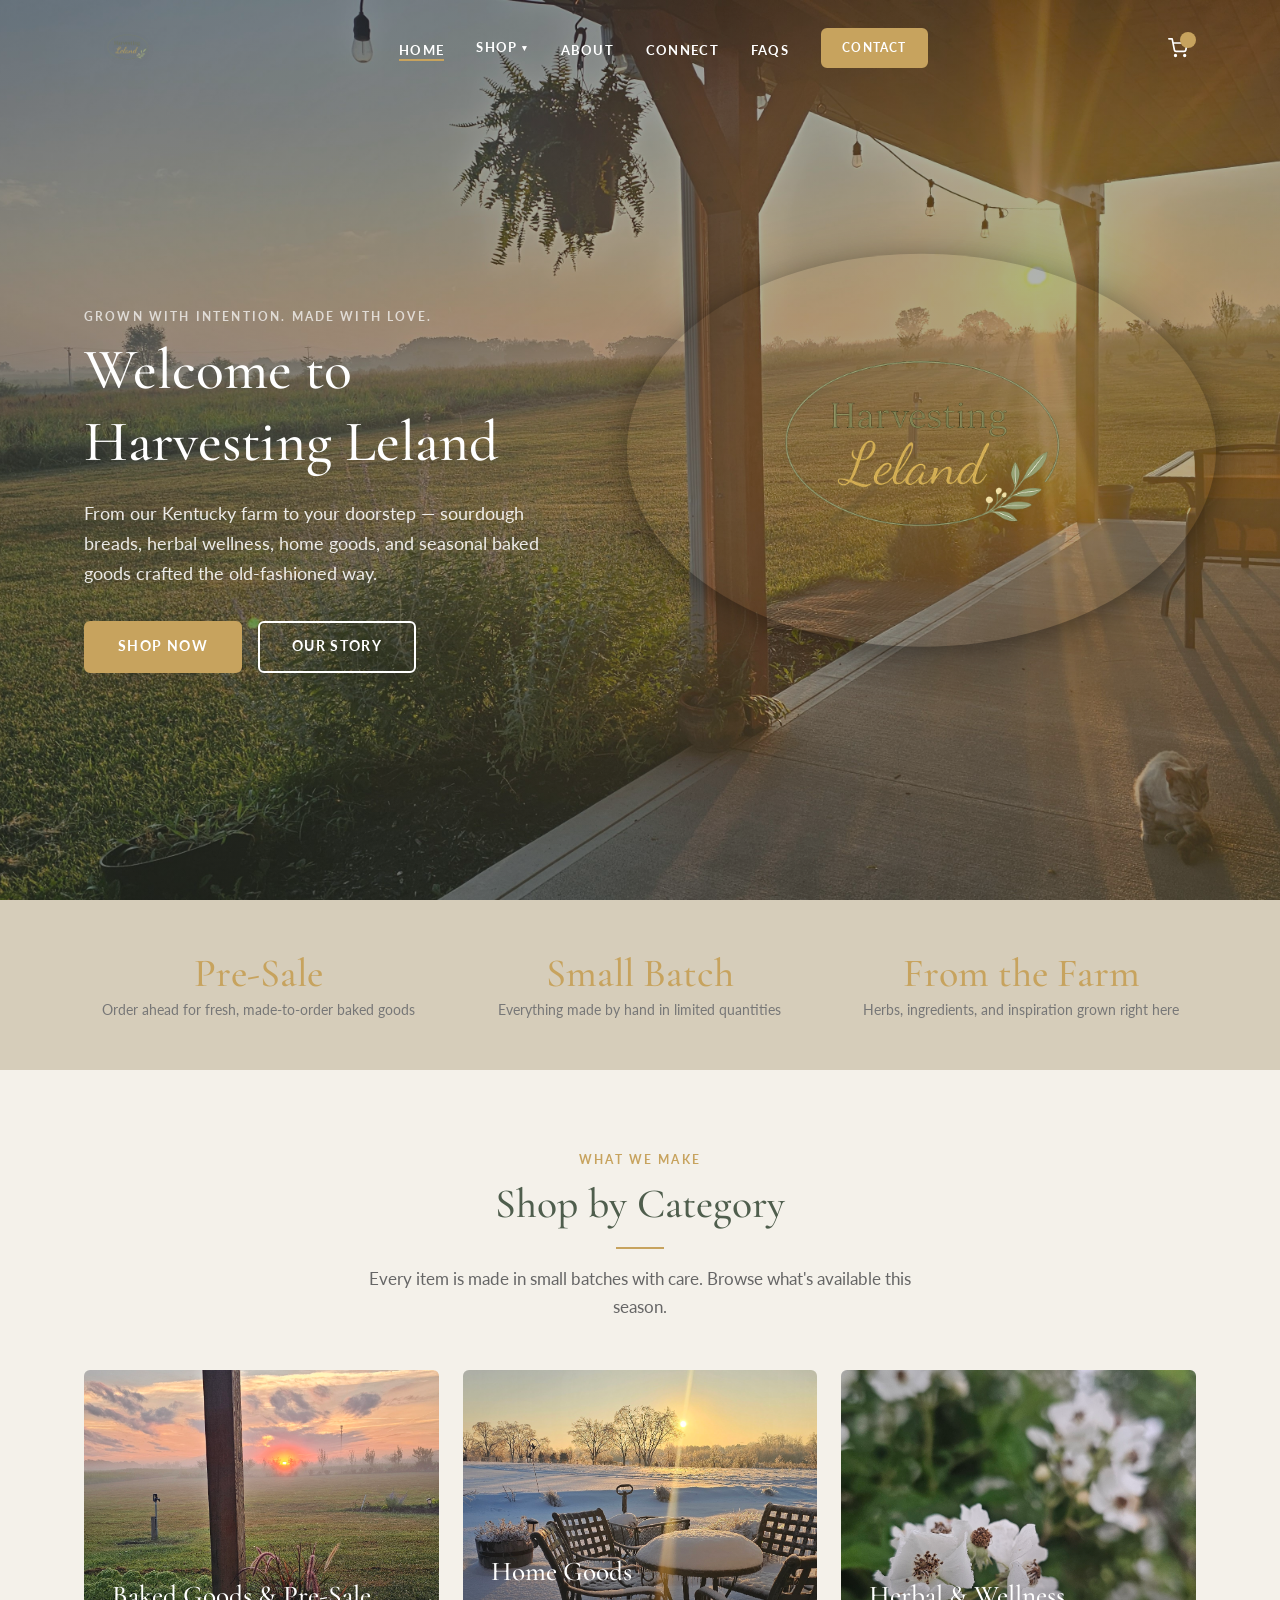
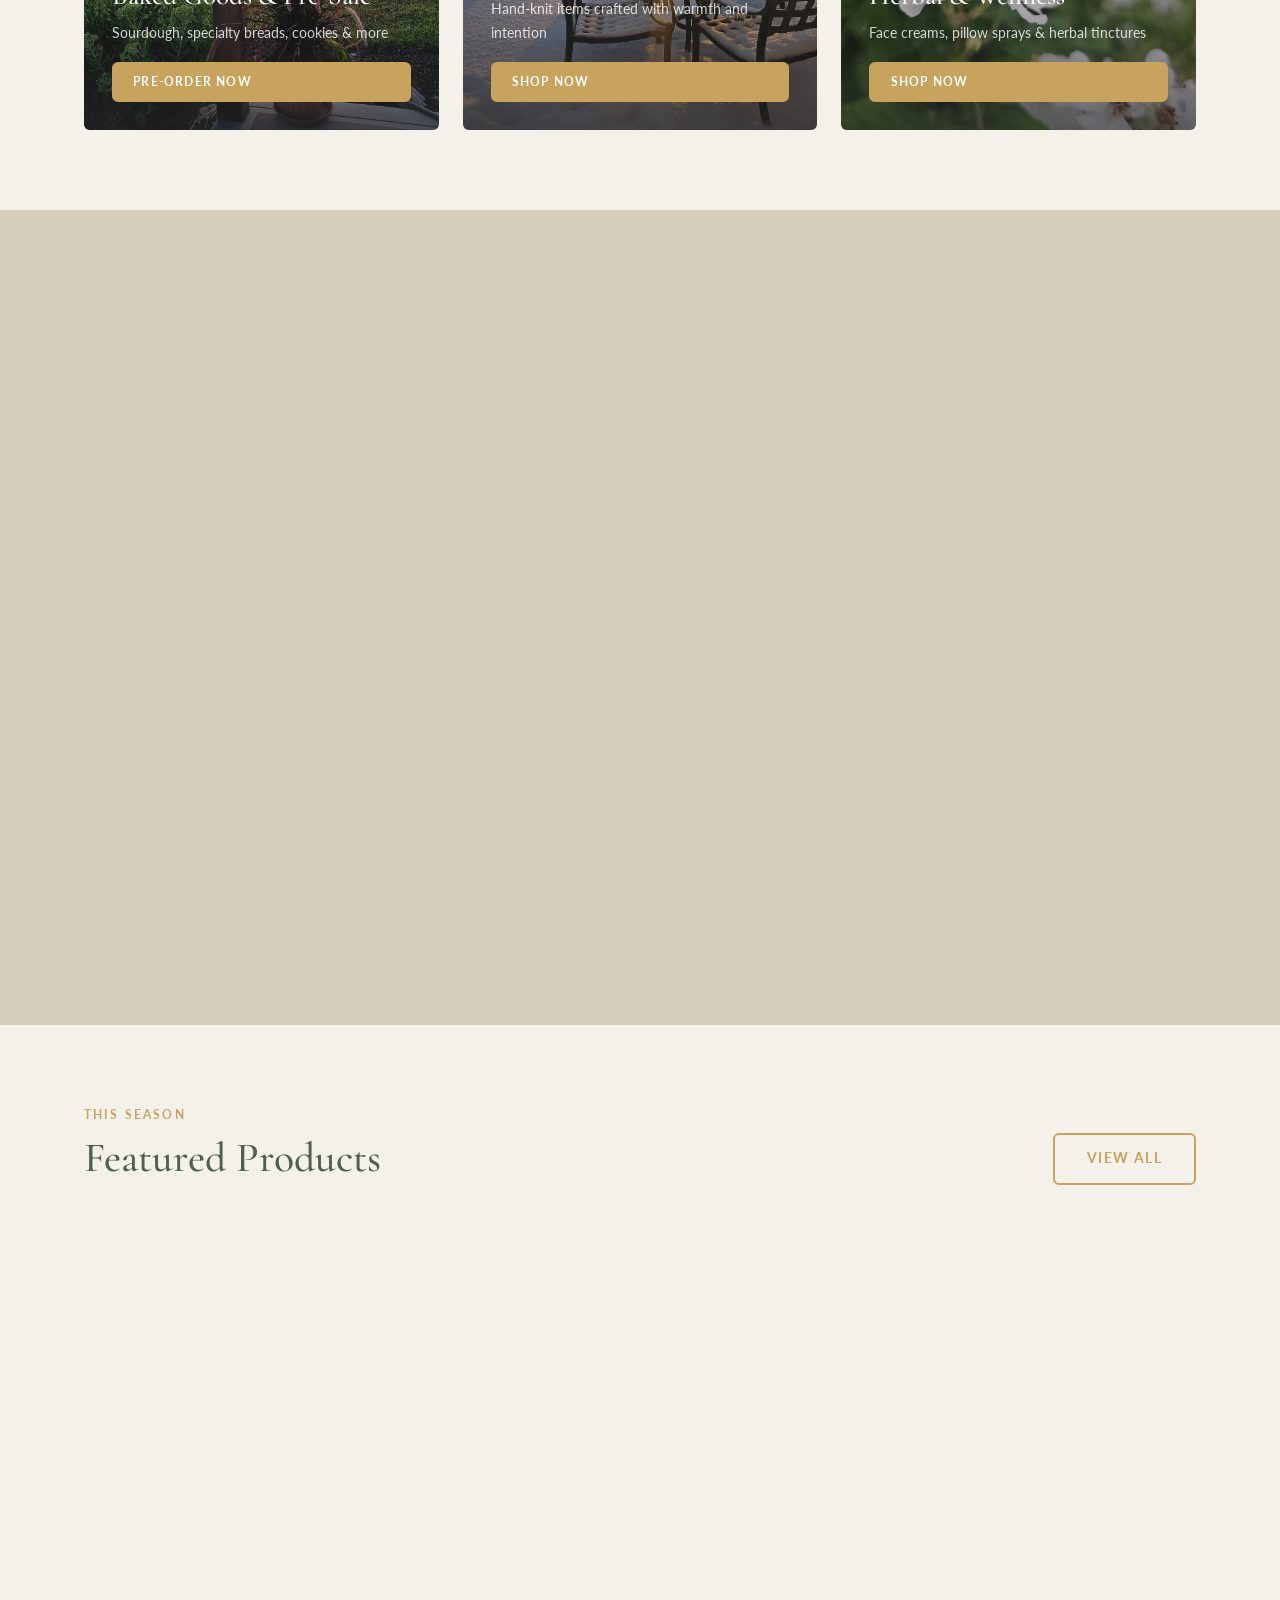
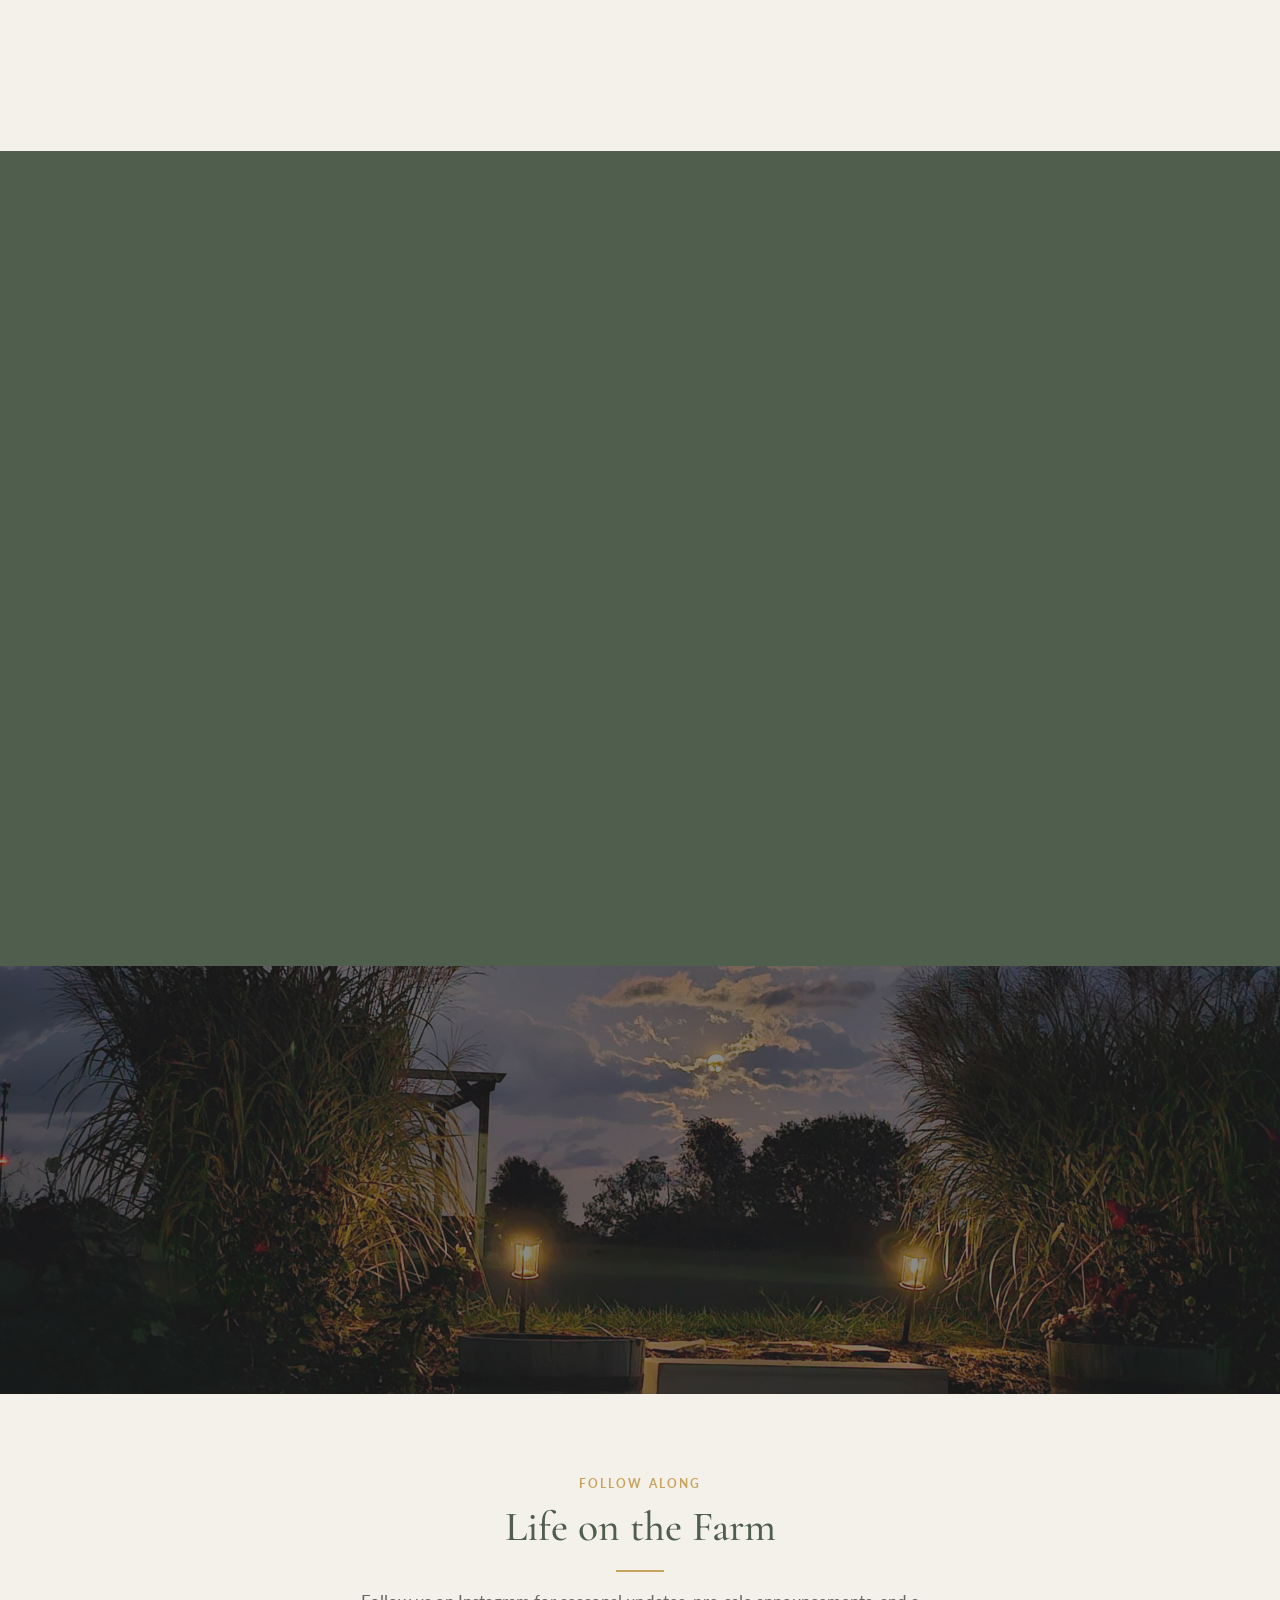
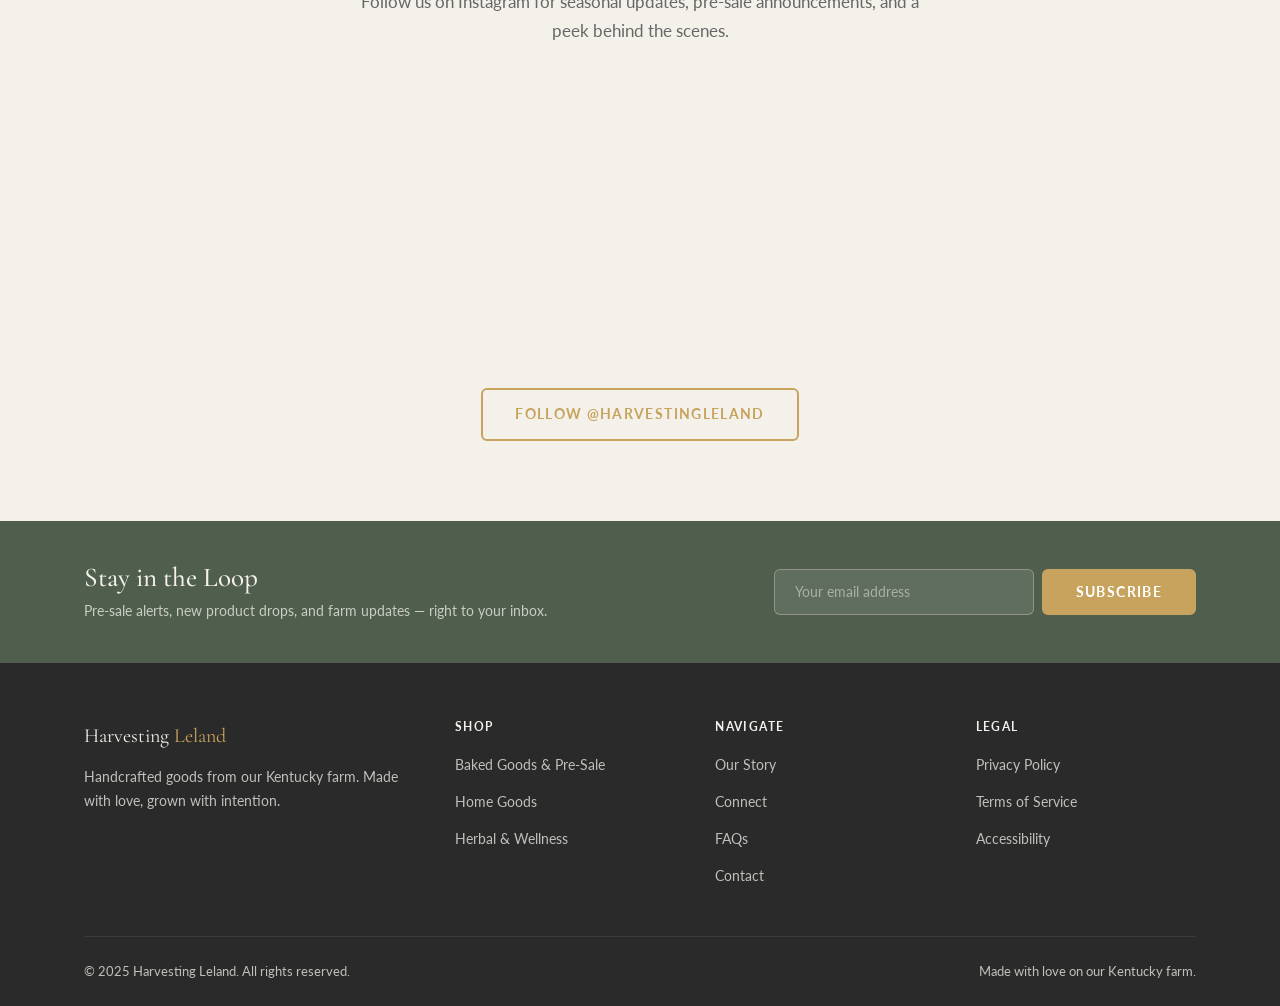
<file: index.html>
<!DOCTYPE html>
<html lang="en">
<head>
  <meta charset="UTF-8" />
  <meta name="viewport" content="width=device-width, initial-scale=1.0" />
  <title>Harvesting Leland — From Our Farm to Your Table</title>
  <meta name="description" content="Handcrafted sourdough, baked goods, herbal wellness products, and hand-knit home goods. Made with love on our Kentucky farm." />
  <link rel="canonical" href="https://www.harvestingleland.com/" />
  <link rel="stylesheet" href="css/global.css" />
  <!-- Snipcart v3 -->
  <link rel="preconnect" href="https://app.snipcart.com" />
  <link rel="preconnect" href="https://cdn.snipcart.com" />
  <link rel="stylesheet" href="https://cdn.snipcart.com/themes/v3.7.2/default/snipcart.css" />
</head>
<body>

  <!-- ===================== NAV ===================== -->
  <nav class="nav" id="mainNav">
    <div class="nav__inner">
      <a href="index.html" class="nav__logo-link"><img src="images/logo.png" alt="Harvesting Leland" class="nav__logo-img" /></a>
      <ul class="nav__links" id="navLinks">
        <li><a href="index.html" class="active">Home</a></li>
        <li class="nav__dropdown">
          <a href="shop.html" class="nav__dropdown-toggle">Shop <span class="nav__caret">&#9662;</span></a>
          <ul class="nav__dropdown-menu">
            <li><a href="shop-baked-goods.html">Baked Goods &amp; Pre-Sale</a></li>
            <li><a href="shop-home-goods.html">Home Goods</a></li>
            <li><a href="shop-herbal.html">Herbal &amp; Wellness</a></li>
          </ul>
        </li>
        <li><a href="about.html">About</a></li>
        <li><a href="connect.html">Connect</a></li>
        <li><a href="faq.html">FAQs</a></li>
        <li><a href="contact.html" class="btn btn--wheat">Contact</a></li>
      </ul>
            <button class="snipcart-checkout nav__cart-btn" aria-label="View cart">
        <svg width="20" height="20" viewBox="0 0 24 24" fill="none" stroke="currentColor" stroke-width="2" stroke-linecap="round" stroke-linejoin="round"><circle cx="9" cy="21" r="1"></circle><circle cx="20" cy="21" r="1"></circle><path d="M1 1h4l2.68 13.39a2 2 0 0 0 2 1.61h9.72a2 2 0 0 0 2-1.61L23 6H6"></path></svg>
        <span class="snipcart-items-count nav__cart-count"></span>
      </button>
      <button class="nav__toggle" id="navToggle" aria-label="Toggle navigation">
        <span></span><span></span><span></span>
      </button>
    </div>
  </nav>

  <!-- ===================== HERO ===================== -->
  <section class="hero">
    <div class="hero__bg" style="background-image: url('images/hero-home.jpg');"></div>
    <div class="hero__overlay"></div>
    <div class="hero__content container">
      <div class="hero__text">
        <span class="eyebrow" style="color: rgba(255,255,255,0.7);">Grown with intention. Made with love.</span>
        <h1>Welcome to<br>Harvesting Leland</h1>
        <p>From our Kentucky farm to your doorstep — sourdough breads, herbal wellness, home goods, and seasonal baked goods crafted the old-fashioned way.</p>
        <div class="hero__buttons">
          <a href="shop.html" class="btn btn--wheat">Shop Now</a>
          <a href="about.html" class="btn btn--outline-white">Our Story</a>
        </div>
      </div>
    </div>
    <!-- Logo sits outside the container — absolutely positioned on the right -->
    <div class="hero__logo-feature">
      <div class="hero__logo-wrap">
        <img src="images/logo.png" alt="Harvesting Leland" class="hero__logo-big" />
      </div>
    </div>
  </section>

  <!-- ===================== INTRO STRIP ===================== -->
  <section class="section--sm section--linen">
    <div class="container">
      <div class="stats-row">
        <div class="stat reveal">
          <h2>Pre-Sale</h2>
          <p>Order ahead for fresh, made-to-order baked goods</p>
        </div>
        <div class="stat reveal reveal-delay-1">
          <h2>Small Batch</h2>
          <p>Everything made by hand in limited quantities</p>
        </div>
        <div class="stat reveal reveal-delay-2">
          <h2>From the Farm</h2>
          <p>Herbs, ingredients, and inspiration grown right here</p>
        </div>
      </div>
    </div>
  </section>

  <!-- ===================== SHOP CATEGORIES ===================== -->
  <section class="section">
    <div class="container">
      <div class="section-header center">
        <span class="eyebrow">What We Make</span>
        <h2>Shop by Category</h2>
        <div class="divider divider--center"></div>
        <p>Every item is made in small batches with care. Browse what's available this season.</p>
      </div>
      <div class="category-grid reveal">
        <a href="shop.html#baked-goods" class="category-card">
          <img src="images/misty-porch.jpg" alt="Fresh baked sourdough and pastries" loading="lazy" />
          <div class="category-card__overlay">
            <h3>Baked Goods &amp; Pre-Sale</h3>
            <p>Sourdough, specialty breads, cookies &amp; more</p>
            <span class="btn btn--wheat" style="font-size:0.75rem; padding:0.5rem 1.2rem;">Pre-Order Now</span>
          </div>
        </a>
        <a href="shop.html#home-goods" class="category-card">
          <img src="images/winter-sunrise.jpg" alt="Hand-knit home goods" loading="lazy" />
          <div class="category-card__overlay">
            <h3>Home Goods</h3>
            <p>Hand-knit items crafted with warmth and intention</p>
            <span class="btn btn--wheat" style="font-size:0.75rem; padding:0.5rem 1.2rem;">Shop Now</span>
          </div>
        </a>
        <a href="shop.html#herbal" class="category-card">
          <img src="images/wildflowers.jpg" alt="Herbal wellness products" loading="lazy" />
          <div class="category-card__overlay">
            <h3>Herbal &amp; Wellness</h3>
            <p>Face creams, pillow sprays &amp; herbal tinctures</p>
            <span class="btn btn--wheat" style="font-size:0.75rem; padding:0.5rem 1.2rem;">Shop Now</span>
          </div>
        </a>
      </div>
    </div>
  </section>

  <!-- ===================== HOW PRE-SALE WORKS ===================== -->
  <section class="section section--linen">
    <div class="container">
      <div class="two-col">
        <div class="two-col__img reveal">
          <img src="images/farm-field.jpg" alt="Kentucky farm at sunset" loading="lazy" />
        </div>
        <div class="reveal reveal-delay-1">
          <span class="eyebrow">How It Works</span>
          <h2>Our Pre-Sale Process</h2>
          <div class="divider"></div>
          <p>Because everything is made fresh and in small batches, we operate on a pre-sale model. This means your order is made specifically for you — no sitting on a shelf.</p>
          <ol style="padding-left: 1.25rem; color: #555; line-height: 2.2; margin-bottom: 1.5rem;">
            <li><strong>Browse</strong> the current pre-sale menu</li>
            <li><strong>Place your order</strong> by the weekly deadline</li>
            <li><strong>Pick up</strong> locally or receive delivery info</li>
            <li><strong>Enjoy</strong> something made just for you</li>
          </ol>
          <a href="faq.html" class="btn btn--outline">Pre-Sale FAQs</a>
        </div>
      </div>
    </div>
  </section>

  <!-- ===================== FEATURED PRODUCTS ===================== -->
  <section class="section">
    <div class="container">
      <div class="section-header" style="display:flex; justify-content:space-between; align-items:flex-end; flex-wrap:wrap; gap:1rem; margin-bottom:2rem;">
        <div>
          <span class="eyebrow">This Season</span>
          <h2 style="margin-top:0.3rem;">Featured Products</h2>
        </div>
        <a href="shop.html" class="btn btn--outline">View All</a>
      </div>
      <div class="scroll-strip reveal">

        <div class="product-card">
          <div class="product-card__img">🍞</div>
          <div class="product-card__body">
            <span class="badge badge--forest" style="margin-bottom:0.5rem;">Pre-Sale</span>
            <h4>Classic Sourdough Loaf</h4>
            <p class="desc">Long-fermented, naturally leavened. Available weekly with pre-order.</p>
          </div>
          <div class="product-card__footer">
            <span class="product-card__price">From $10</span>
            <a href="shop.html#baked-goods" class="btn btn--wheat" style="font-size:0.75rem; padding:0.45rem 1rem;">Pre-Order</a>
          </div>
        </div>

        <div class="product-card">
          <div class="product-card__img">🌿</div>
          <div class="product-card__body">
            <span class="badge badge--sage" style="margin-bottom:0.5rem;">Herbal</span>
            <h4>Lavender Pillow Spray</h4>
            <p class="desc">Handcrafted with farm-grown herbs. Promotes calm, restful sleep.</p>
          </div>
          <div class="product-card__footer">
            <span class="product-card__price">From $14</span>
            <a href="shop.html#herbal" class="btn btn--wheat" style="font-size:0.75rem; padding:0.45rem 1rem;">Shop Now</a>
          </div>
        </div>

        <div class="product-card">
          <div class="product-card__img">🍪</div>
          <div class="product-card__body">
            <span class="badge badge--forest" style="margin-bottom:0.5rem;">Pre-Sale</span>
            <h4>Seasonal Cookie Boxes</h4>
            <p class="desc">Specialty cookies that change with the harvest. Order by Friday.</p>
          </div>
          <div class="product-card__footer">
            <span class="product-card__price">From $18</span>
            <a href="shop.html#baked-goods" class="btn btn--wheat" style="font-size:0.75rem; padding:0.45rem 1rem;">Pre-Order</a>
          </div>
        </div>

        <div class="product-card">
          <div class="product-card__img">🧶</div>
          <div class="product-card__body">
            <span class="badge badge--wheat" style="margin-bottom:0.5rem;">Home Goods</span>
            <h4>Hand-Knit Dishcloths</h4>
            <p class="desc">100% cotton, lovingly knit by hand. Available in seasonal colors.</p>
          </div>
          <div class="product-card__footer">
            <span class="product-card__price">From $12</span>
            <a href="shop.html#home-goods" class="btn btn--wheat" style="font-size:0.75rem; padding:0.45rem 1rem;">Shop Now</a>
          </div>
        </div>

        <div class="product-card">
          <div class="product-card__img">🌱</div>
          <div class="product-card__body">
            <span class="badge badge--sage" style="margin-bottom:0.5rem;">Herbal</span>
            <h4>Botanical Face Cream</h4>
            <p class="desc">Small-batch, herb-infused face cream. Pure ingredients, no fillers.</p>
          </div>
          <div class="product-card__footer">
            <span class="product-card__price">From $22</span>
            <a href="shop.html#herbal" class="btn btn--wheat" style="font-size:0.75rem; padding:0.45rem 1rem;">Shop Now</a>
          </div>
        </div>

      </div>
    </div>
  </section>

  <!-- ===================== STORY TEASER ===================== -->
  <section class="section section--dark">
    <div class="container">
      <div class="two-col">
        <div class="reveal">
          <span class="eyebrow">The Heart Behind It All</span>
          <h2>Named for Leland.</h2>
          <div class="divider"></div>
          <p style="color:rgba(244,241,234,0.82);">Everything we make carries the spirit of this land and the boy who inspired us to put down roots and build something lasting. Harvesting Leland is more than a small business — it's a way of life.</p>
          <p style="color:rgba(244,241,234,0.82);">From our kitchen and gardens, we create products that carry real intention — made to be used, gifted, and remembered.</p>
          <a href="about.html" class="btn btn--outline-white" style="margin-top:0.5rem;">Meet the Family</a>
        </div>
        <div class="two-col__img reveal reveal-delay-1">
          <img src="images/leland.jpg" alt="Leland standing on the farm fence at sunset" loading="lazy" />
        </div>
      </div>
    </div>
  </section>

  <!-- ===================== CTA BANNER ===================== -->
  <section class="cta-banner">
    <div class="cta-banner__bg" style="background-image: url('images/moonlit-garden.jpg');"></div>
    <div class="cta-banner__overlay"></div>
    <div class="cta-banner__content reveal">
      <span class="eyebrow" style="color: rgba(255,255,255,0.7);">Don't Miss Out</span>
      <h2>Pre-Sale Orders Open Weekly</h2>
      <p>Baked goods are made to order and sell out fast. Get on our list so you never miss a drop.</p>
      <div style="display:flex; gap:1rem; justify-content:center; flex-wrap:wrap;">
        <a href="shop.html" class="btn btn--wheat">See This Week's Menu</a>
        <a href="contact.html" class="btn btn--outline-white">Join the List</a>
      </div>
    </div>
  </section>

  <!-- ===================== INSTAGRAM ===================== -->
  <section class="section">
    <div class="container">
      <div class="section-header center">
        <span class="eyebrow">Follow Along</span>
        <h2>Life on the Farm</h2>
        <div class="divider divider--center"></div>
        <p>Follow us on Instagram for seasonal updates, pre-sale announcements, and a peek behind the scenes.</p>
      </div>
      <!-- INSTAGRAM EMBED PLACEHOLDER
           Replace this div with your embed code from LightWidget (lightwidget.com)
           or Elfsight (elfsight.com) once your Instagram account is connected.
      -->
      <div class="instagram-placeholder reveal">
        <div style="font-size:2.5rem; margin-bottom:0.75rem;">📸</div>
        <h3 style="color:var(--sage);">Instagram Feed</h3>
        <p>Your Instagram feed will display here.<br>
          Connect via <a href="https://lightwidget.com" target="_blank" rel="noopener" style="color:var(--wheat);">LightWidget</a> or <a href="https://elfsight.com" target="_blank" rel="noopener" style="color:var(--wheat);">Elfsight</a> to embed your feed.</p>
      </div>
      <div style="text-align:center; margin-top:1.75rem;">
        <a href="https://www.instagram.com/" target="_blank" rel="noopener" class="btn btn--outline">Follow @harvestingleland</a>
      </div>
    </div>
  </section>

  <!-- ===================== NEWSLETTER ===================== -->
  <div class="newsletter-bar">
    <div class="newsletter-bar__inner">
      <div class="newsletter-bar__text">
        <h3>Stay in the Loop</h3>
        <p>Pre-sale alerts, new product drops, and farm updates — right to your inbox.</p>
      </div>
      <!-- Replace with GHL form embed when ready -->
      <div class="newsletter-bar__form">
        <input type="email" placeholder="Your email address" aria-label="Email address" />
        <button class="btn btn--wheat">Subscribe</button>
      </div>
    </div>
  </div>

  <!-- ===================== FOOTER ===================== -->
  <footer class="footer">
    <div class="container">
      <div class="footer__grid">
        <div class="footer__brand">
          <span class="logo-text">Harvesting <span>Leland</span></span>
          <p>Handcrafted goods from our Kentucky farm. Made with love, grown with intention.</p>
        </div>
        <div class="footer__col">
          <h4>Shop</h4>
          <ul>
            <li><a href="shop.html#baked-goods">Baked Goods &amp; Pre-Sale</a></li>
            <li><a href="shop.html#home-goods">Home Goods</a></li>
            <li><a href="shop.html#herbal">Herbal &amp; Wellness</a></li>
          </ul>
        </div>
        <div class="footer__col">
          <h4>Navigate</h4>
          <ul>
            <li><a href="about.html">Our Story</a></li>
            <li><a href="connect.html">Connect</a></li>
            <li><a href="faq.html">FAQs</a></li>
            <li><a href="contact.html">Contact</a></li>
          </ul>
        </div>
        <div class="footer__col">
          <h4>Legal</h4>
          <ul>
            <li><a href="privacy.html">Privacy Policy</a></li>
            <li><a href="terms.html">Terms of Service</a></li>
            <li><a href="accessibility.html">Accessibility</a></li>
          </ul>
        </div>
      </div>
      <div class="footer__bottom">
        <span>&copy; 2025 Harvesting Leland. All rights reserved.</span>
        <span>Made with love on our Kentucky farm.</span>
      </div>
    </div>
  </footer>

  <!-- ===================== SCRIPTS ===================== -->
  <script>
    // Nav scroll behavior
    const nav = document.getElementById('mainNav');
    window.addEventListener('scroll', () => {
      nav.classList.toggle('scrolled', window.scrollY > 40);
    });

    // Mobile nav toggle
    const toggle = document.getElementById('navToggle');
    const links  = document.getElementById('navLinks');
    toggle.addEventListener('click', () => {
      toggle.classList.toggle('open');
      links.classList.toggle('open');
    });
    links.querySelectorAll('a:not(.nav__dropdown-toggle)').forEach(a => {
      a.addEventListener('click', () => {
        toggle.classList.remove('open');
        links.classList.remove('open');
      });
    });

    // Mobile dropdown toggle
    document.querySelectorAll('.nav__dropdown-toggle').forEach(btn => {
      btn.addEventListener('click', (e) => {
        if (window.innerWidth <= 820) {
          e.preventDefault();
          btn.closest('.nav__dropdown').classList.toggle('open');
        }
      });
    });

    // Scroll reveal
    const revealEls = document.querySelectorAll('.reveal');
    const observer = new IntersectionObserver((entries) => {
      entries.forEach(e => {
        if (e.isIntersecting) {
          e.target.classList.add('visible');
          observer.unobserve(e.target);
        }
      });
    }, { threshold: 0.12 });
    revealEls.forEach(el => observer.observe(el));
  </script>

  <div hidden id="snipcart"
    data-api-key="YWMwYTRiYzMtM2RiMC00MjJhLTg3ZTUtMTU1OWIxNTFlMjMwNjM5MDgzNjMzMDQ2NzQzNzcx"
    data-config-modal-style="side">
  </div>
  <script async src="https://cdn.snipcart.com/themes/v3.7.2/default/snipcart.js"></script>
</body>
</html>
</file>
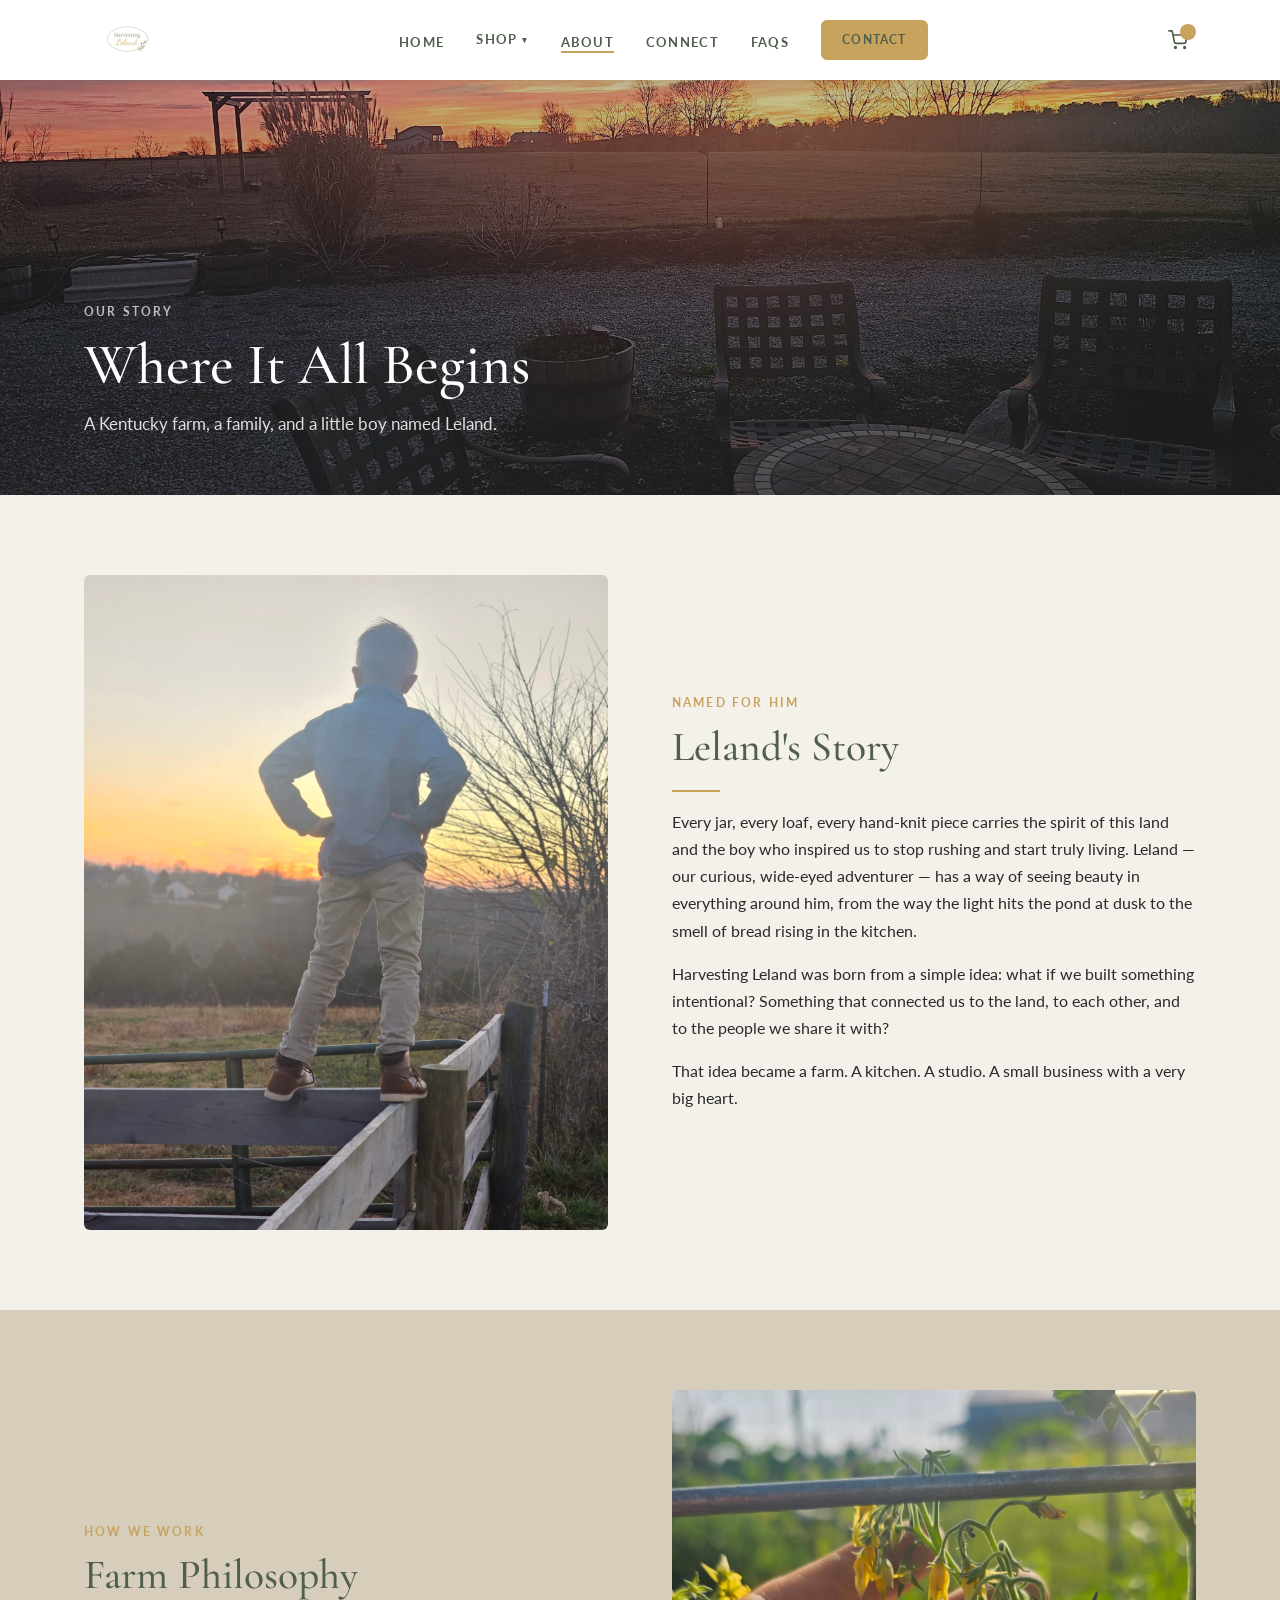
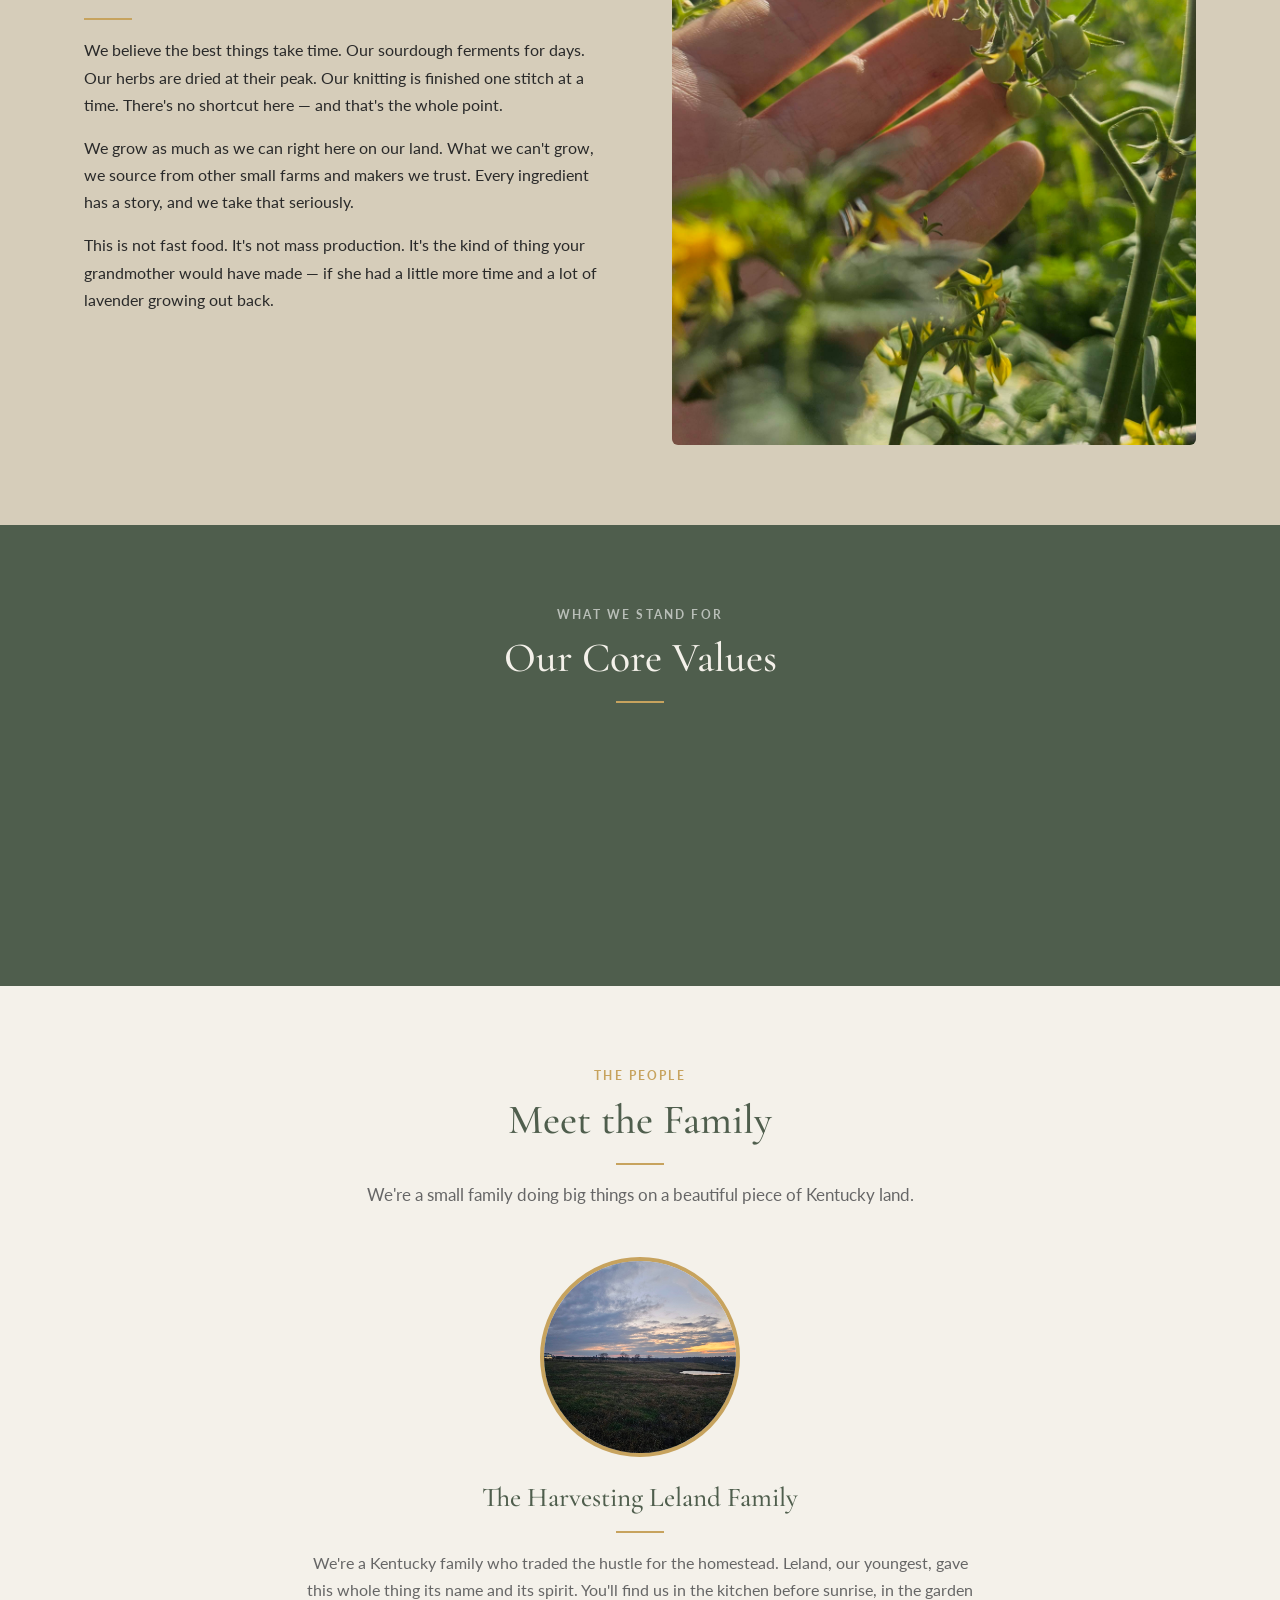
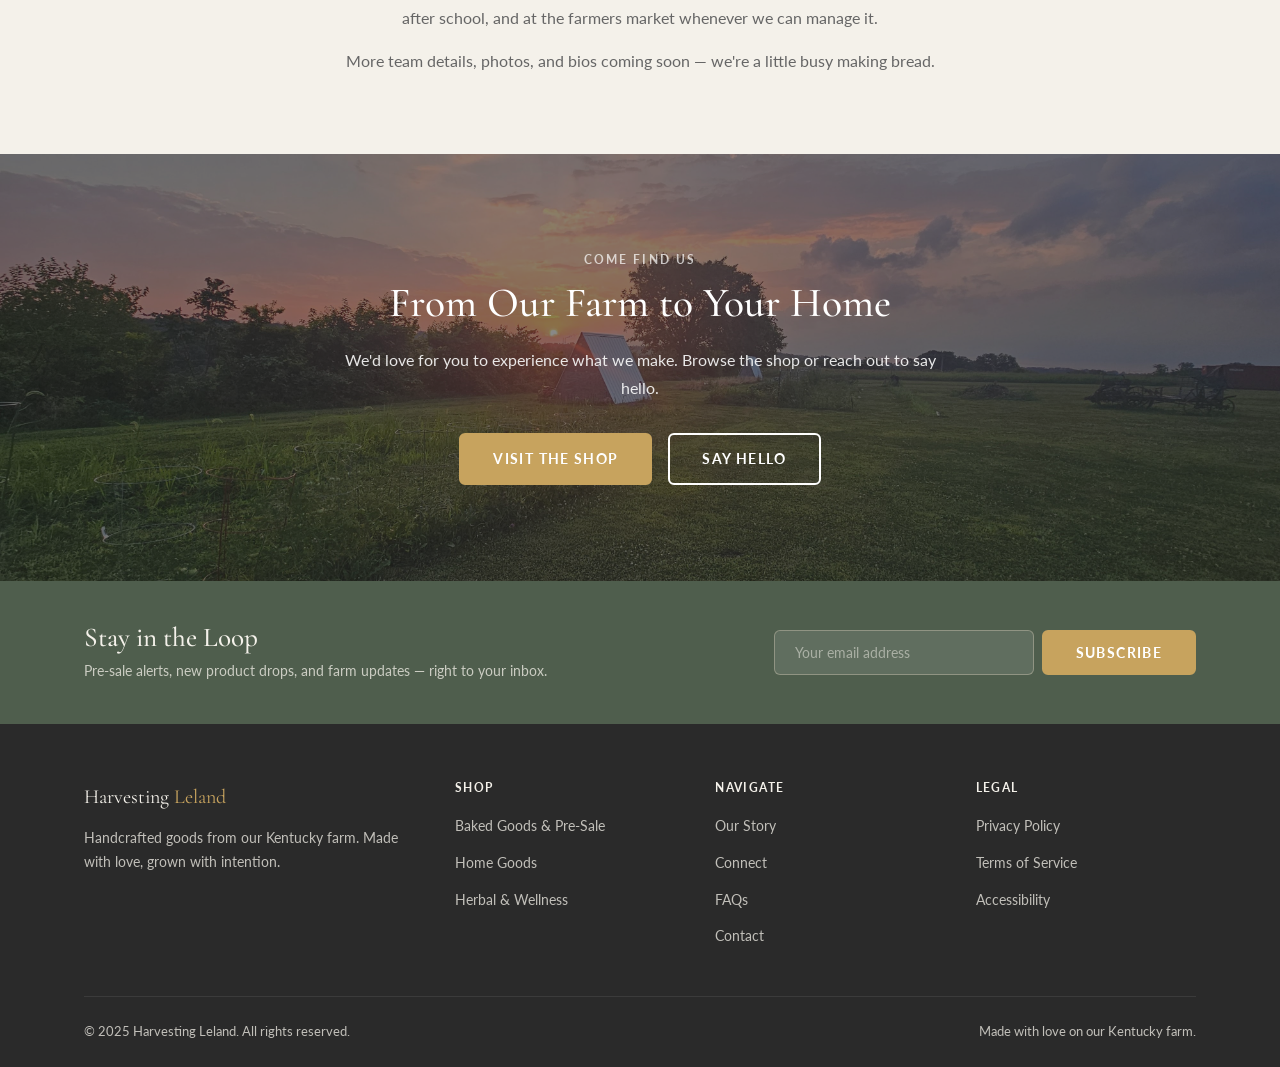
<file: about.html>
<!DOCTYPE html>
<html lang="en">
<head>
  <meta charset="UTF-8" />
  <meta name="viewport" content="width=device-width, initial-scale=1.0" />
  <title>Our Story — Harvesting Leland</title>
  <meta name="description" content="Learn the story behind Harvesting Leland — a Kentucky family farm, a boy named Leland, and a life built around intention and craft." />
  <link rel="canonical" href="https://www.harvestingleland.com/about.html" />
  <link rel="stylesheet" href="css/global.css" />
  <!-- Snipcart v3 -->
  <link rel="preconnect" href="https://app.snipcart.com" />
  <link rel="preconnect" href="https://cdn.snipcart.com" />
  <link rel="stylesheet" href="https://cdn.snipcart.com/themes/v3.7.2/default/snipcart.css" />
</head>
<body>

  <!-- NAV -->
  <nav class="nav scrolled" id="mainNav">
    <div class="nav__inner">
      <a href="index.html" class="nav__logo-link"><img src="images/logo.png" alt="Harvesting Leland" class="nav__logo-img" /></a>
      <ul class="nav__links" id="navLinks">
        <li><a href="index.html">Home</a></li>
        <li class="nav__dropdown">
          <a href="shop.html" class="nav__dropdown-toggle">Shop <span class="nav__caret">&#9662;</span></a>
          <ul class="nav__dropdown-menu">
            <li><a href="shop-baked-goods.html">Baked Goods &amp; Pre-Sale</a></li>
            <li><a href="shop-home-goods.html">Home Goods</a></li>
            <li><a href="shop-herbal.html">Herbal &amp; Wellness</a></li>
          </ul>
        </li>
        <li><a href="about.html" class="active">About</a></li>
        <li><a href="connect.html">Connect</a></li>
        <li><a href="faq.html">FAQs</a></li>
        <li><a href="contact.html" class="btn btn--wheat">Contact</a></li>
      </ul>
            <button class="snipcart-checkout nav__cart-btn" aria-label="View cart">
        <svg width="20" height="20" viewBox="0 0 24 24" fill="none" stroke="currentColor" stroke-width="2" stroke-linecap="round" stroke-linejoin="round"><circle cx="9" cy="21" r="1"></circle><circle cx="20" cy="21" r="1"></circle><path d="M1 1h4l2.68 13.39a2 2 0 0 0 2 1.61h9.72a2 2 0 0 0 2-1.61L23 6H6"></path></svg>
        <span class="snipcart-items-count nav__cart-count"></span>
      </button>
      <button class="nav__toggle" id="navToggle" aria-label="Toggle navigation">
        <span></span><span></span><span></span>
      </button>
    </div>
  </nav>

  <!-- PAGE HERO -->
  <div class="page-hero" style="padding-top:5rem; min-height:55vh;">
    <div class="page-hero__bg" style="background-image: url('images/hero-about.jpg');"></div>
    <div class="page-hero__overlay"></div>
    <div class="page-hero__content">
      <span class="eyebrow" style="color:rgba(255,255,255,0.7);">Our Story</span>
      <h1>Where It All Begins</h1>
      <p>A Kentucky farm, a family, and a little boy named Leland.</p>
    </div>
  </div>

  <!-- LELAND'S STORY -->
  <section class="section">
    <div class="container">
      <div class="two-col">
        <div class="two-col__img reveal">
          <img src="images/leland.jpg" alt="Leland standing on the farm fence at golden hour" loading="lazy" />
        </div>
        <div class="reveal reveal-delay-1">
          <span class="eyebrow">Named for Him</span>
          <h2>Leland's Story</h2>
          <div class="divider"></div>
          <p>Every jar, every loaf, every hand-knit piece carries the spirit of this land and the boy who inspired us to stop rushing and start truly living. Leland — our curious, wide-eyed adventurer — has a way of seeing beauty in everything around him, from the way the light hits the pond at dusk to the smell of bread rising in the kitchen.</p>
          <p>Harvesting Leland was born from a simple idea: what if we built something intentional? Something that connected us to the land, to each other, and to the people we share it with?</p>
          <p>That idea became a farm. A kitchen. A studio. A small business with a very big heart.</p>
        </div>
      </div>
    </div>
  </section>

  <!-- PHILOSOPHY -->
  <section class="section section--linen">
    <div class="container">
      <div class="two-col two-col--flip">
        <div class="two-col__img reveal">
          <img src="images/garden-hands.jpg" alt="Hands tending the garden" loading="lazy" />
        </div>
        <div class="reveal reveal-delay-1">
          <span class="eyebrow">How We Work</span>
          <h2>Farm Philosophy</h2>
          <div class="divider"></div>
          <p>We believe the best things take time. Our sourdough ferments for days. Our herbs are dried at their peak. Our knitting is finished one stitch at a time. There's no shortcut here — and that's the whole point.</p>
          <p>We grow as much as we can right here on our land. What we can't grow, we source from other small farms and makers we trust. Every ingredient has a story, and we take that seriously.</p>
          <p>This is not fast food. It's not mass production. It's the kind of thing your grandmother would have made — if she had a little more time and a lot of lavender growing out back.</p>
        </div>
      </div>
    </div>
  </section>

  <!-- VALUES ROW -->
  <section class="section section--dark">
    <div class="container">
      <div class="section-header center">
        <span class="eyebrow" style="color:rgba(255,255,255,0.6);">What We Stand For</span>
        <h2>Our Core Values</h2>
        <div class="divider divider--center" style="background:var(--wheat);"></div>
      </div>
      <div class="stats-row" style="margin-top:2rem;">
        <div class="stat reveal">
          <div style="font-size:2.5rem; margin-bottom:0.75rem;">🌱</div>
          <h3 style="color:var(--cream); font-size:1.3rem;">Grown with Care</h3>
          <p>We tend our land and our relationships the same way — with patience and purpose.</p>
        </div>
        <div class="stat reveal reveal-delay-1">
          <div style="font-size:2.5rem; margin-bottom:0.75rem;">✋</div>
          <h3 style="color:var(--cream); font-size:1.3rem;">Made by Hand</h3>
          <p>No shortcuts. Every product is crafted by hand in small batches, right here at home.</p>
        </div>
        <div class="stat reveal reveal-delay-2">
          <div style="font-size:2.5rem; margin-bottom:0.75rem;">🤝</div>
          <h3 style="color:var(--cream); font-size:1.3rem;">Community First</h3>
          <p>We love collaborating with local makers and serving the people in our community.</p>
        </div>
      </div>
    </div>
  </section>

  <!-- MEET THE FARM / TEAM -->
  <section class="section">
    <div class="container">
      <div class="section-header center">
        <span class="eyebrow">The People</span>
        <h2>Meet the Family</h2>
        <div class="divider divider--center"></div>
        <p>We're a small family doing big things on a beautiful piece of Kentucky land.</p>
      </div>
      <div style="max-width: 680px; margin: 2.5rem auto 0; text-align:center;" class="reveal">
        <div style="width:200px; height:200px; border-radius:50%; overflow:hidden; margin:0 auto 1.5rem; border: 4px solid var(--wheat);">
          <img src="images/farm-dusk.jpg" alt="The Harvesting Leland family" style="width:100%; height:100%; object-fit:cover;" />
        </div>
        <!-- TEAM PLACEHOLDER - Update with actual family info/photo -->
        <h3>The Harvesting Leland Family</h3>
        <div class="divider divider--center"></div>
        <p style="color:#666;">We're a Kentucky family who traded the hustle for the homestead. Leland, our youngest, gave this whole thing its name and its spirit. You'll find us in the kitchen before sunrise, in the garden after school, and at the farmers market whenever we can manage it.</p>
        <p style="color:#666;">More team details, photos, and bios coming soon — we're a little busy making bread.</p>
      </div>
    </div>
  </section>

  <!-- CTA -->
  <section class="cta-banner">
    <div class="cta-banner__bg" style="background-image: url('images/farm-field.jpg');"></div>
    <div class="cta-banner__overlay"></div>
    <div class="cta-banner__content reveal">
      <span class="eyebrow" style="color:rgba(255,255,255,0.7);">Come Find Us</span>
      <h2>From Our Farm to Your Home</h2>
      <p>We'd love for you to experience what we make. Browse the shop or reach out to say hello.</p>
      <div style="display:flex; gap:1rem; justify-content:center; flex-wrap:wrap;">
        <a href="shop.html" class="btn btn--wheat">Visit the Shop</a>
        <a href="contact.html" class="btn btn--outline-white">Say Hello</a>
      </div>
    </div>
  </section>

  <!-- NEWSLETTER -->
  <div class="newsletter-bar">
    <div class="newsletter-bar__inner">
      <div class="newsletter-bar__text">
        <h3>Stay in the Loop</h3>
        <p>Pre-sale alerts, new product drops, and farm updates — right to your inbox.</p>
      </div>
      <div class="newsletter-bar__form">
        <input type="email" placeholder="Your email address" aria-label="Email address" />
        <button class="btn btn--wheat">Subscribe</button>
      </div>
    </div>
  </div>

  <!-- FOOTER -->
  <footer class="footer">
    <div class="container">
      <div class="footer__grid">
        <div class="footer__brand">
          <span class="logo-text">Harvesting <span>Leland</span></span>
          <p>Handcrafted goods from our Kentucky farm. Made with love, grown with intention.</p>
        </div>
        <div class="footer__col">
          <h4>Shop</h4>
          <ul>
            <li><a href="shop.html#baked-goods">Baked Goods &amp; Pre-Sale</a></li>
            <li><a href="shop.html#home-goods">Home Goods</a></li>
            <li><a href="shop.html#herbal">Herbal &amp; Wellness</a></li>
          </ul>
        </div>
        <div class="footer__col">
          <h4>Navigate</h4>
          <ul>
            <li><a href="about.html">Our Story</a></li>
            <li><a href="connect.html">Connect</a></li>
            <li><a href="faq.html">FAQs</a></li>
            <li><a href="contact.html">Contact</a></li>
          </ul>
        </div>
        <div class="footer__col">
          <h4>Legal</h4>
          <ul>
            <li><a href="privacy.html">Privacy Policy</a></li>
            <li><a href="terms.html">Terms of Service</a></li>
            <li><a href="accessibility.html">Accessibility</a></li>
          </ul>
        </div>
      </div>
      <div class="footer__bottom">
        <span>&copy; 2025 Harvesting Leland. All rights reserved.</span>
        <span>Made with love on our Kentucky farm.</span>
      </div>
    </div>
  </footer>

  <script>
    const nav = document.getElementById('mainNav');
    nav.classList.add('scrolled');
    const toggle = document.getElementById('navToggle');
    const links  = document.getElementById('navLinks');
    toggle.addEventListener('click', () => { toggle.classList.toggle('open'); links.classList.toggle('open'); });

    // Mobile dropdown toggle
    document.querySelectorAll('.nav__dropdown-toggle').forEach(btn => {
      btn.addEventListener('click', (e) => {
        if (window.innerWidth <= 820) {
          e.preventDefault();
          btn.closest('.nav__dropdown').classList.toggle('open');
        }
      });
    });
    const revealEls = document.querySelectorAll('.reveal');
    const observer = new IntersectionObserver((entries) => {
      entries.forEach(e => { if (e.isIntersecting) { e.target.classList.add('visible'); observer.unobserve(e.target); } });
    }, { threshold: 0.12 });
    revealEls.forEach(el => observer.observe(el));
  </script>
  <div hidden id="snipcart"
    data-api-key="YWMwYTRiYzMtM2RiMC00MjJhLTg3ZTUtMTU1OWIxNTFlMjMwNjM5MDgzNjMzMDQ2NzQzNzcx"
    data-config-modal-style="side">
  </div>
  <script async src="https://cdn.snipcart.com/themes/v3.7.2/default/snipcart.js"></script>
</body>
</html>
</file>
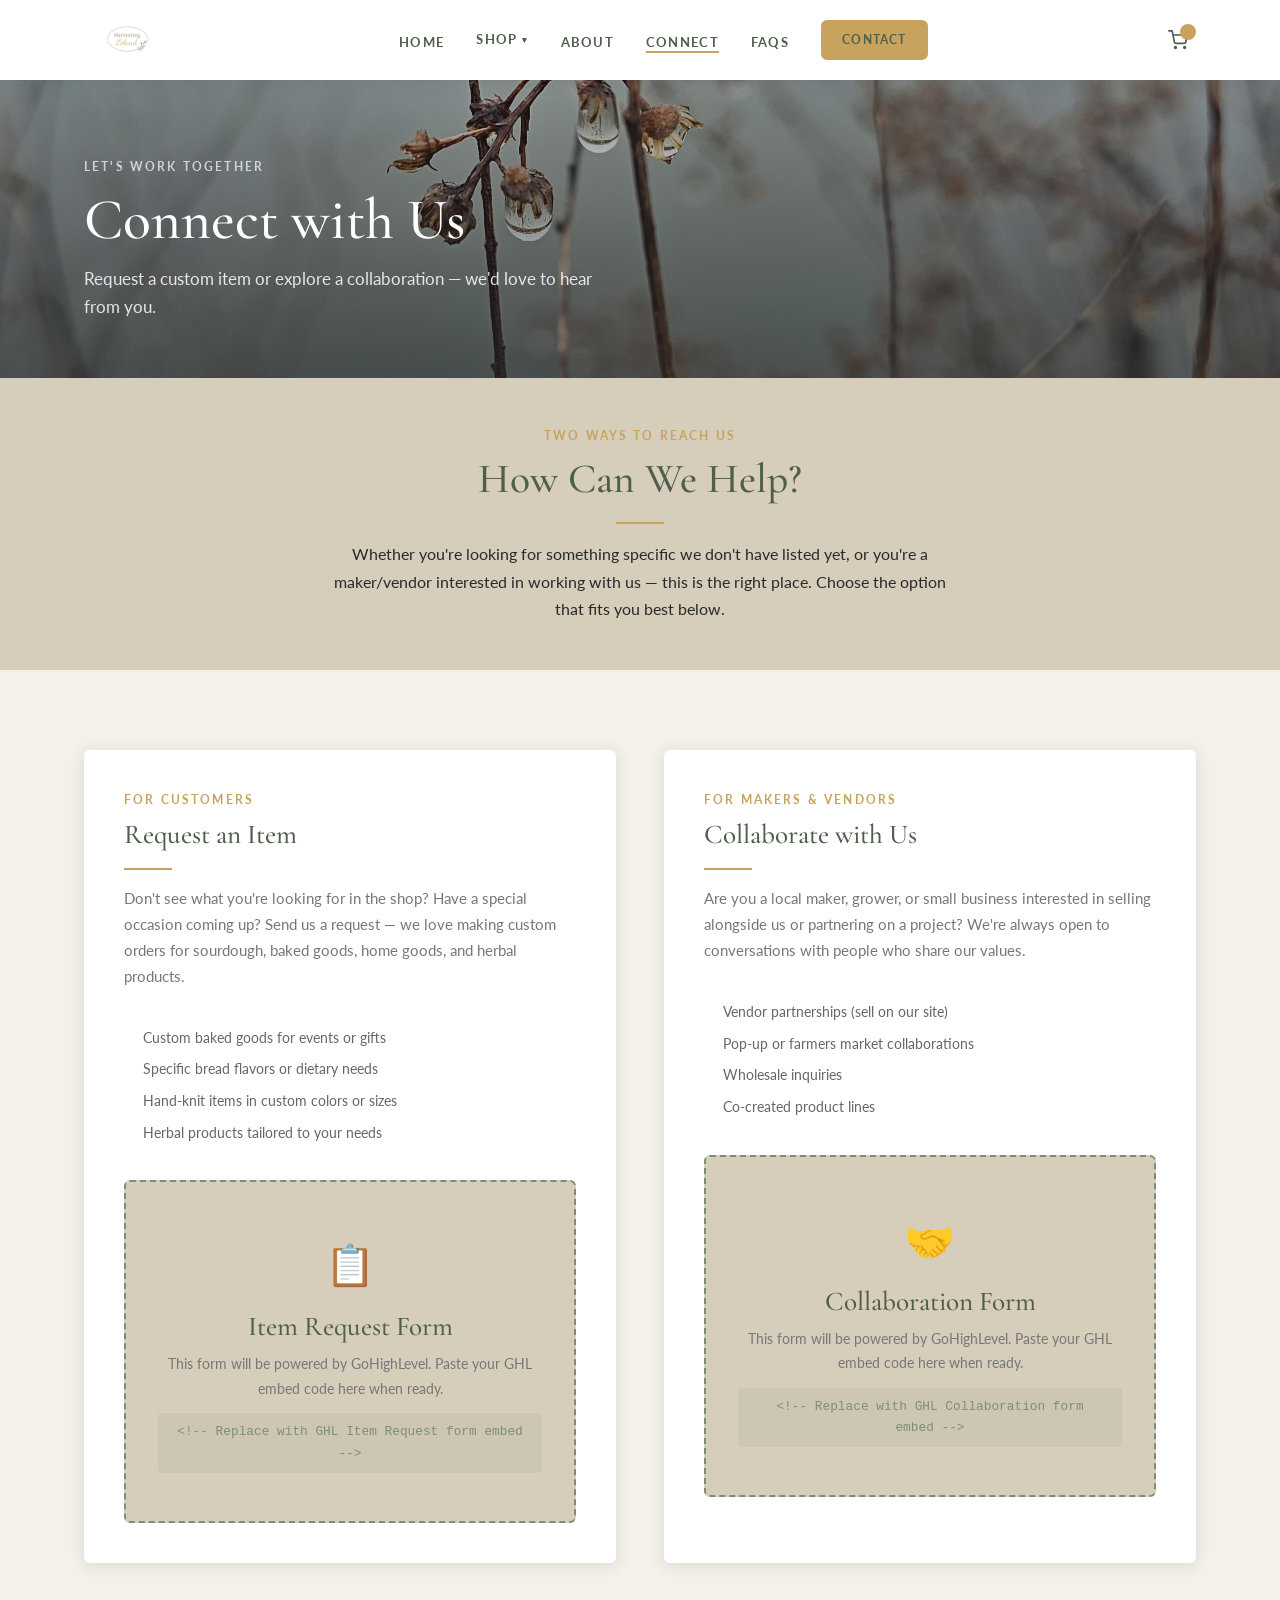
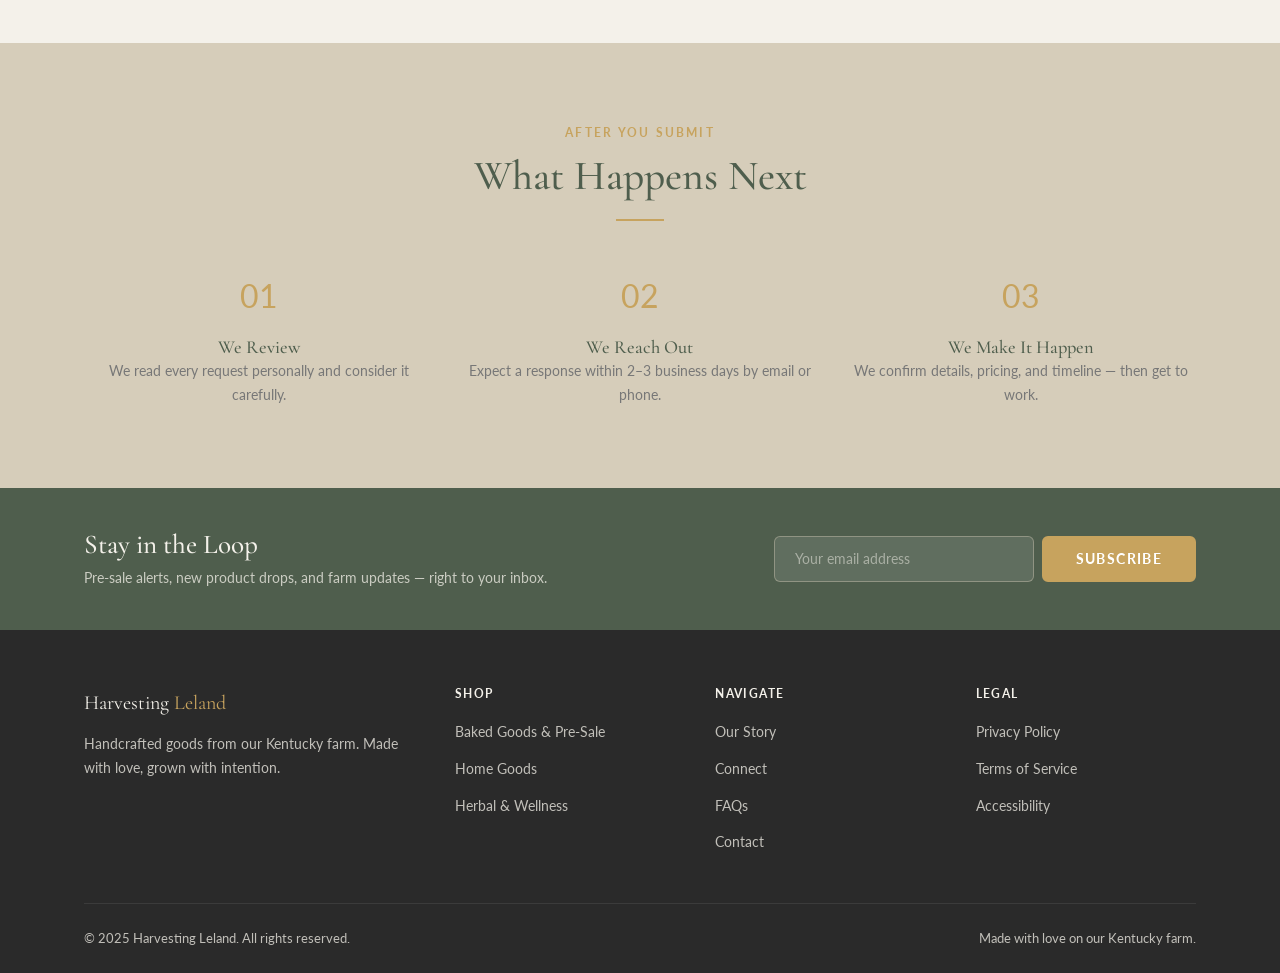
<file: connect.html>
<!DOCTYPE html>
<html lang="en">
<head>
  <meta charset="UTF-8" />
  <meta name="viewport" content="width=device-width, initial-scale=1.0" />
  <title>Connect — Harvesting Leland</title>
  <meta name="description" content="Request a custom item or explore collaboration opportunities with Harvesting Leland." />
  <link rel="canonical" href="https://www.harvestingleland.com/connect.html" />
  <link rel="stylesheet" href="css/global.css" />
  <!-- Snipcart v3 -->
  <link rel="preconnect" href="https://app.snipcart.com" />
  <link rel="preconnect" href="https://cdn.snipcart.com" />
  <link rel="stylesheet" href="https://cdn.snipcart.com/themes/v3.7.2/default/snipcart.css" />
</head>
<body>

  <!-- NAV -->
  <nav class="nav scrolled" id="mainNav">
    <div class="nav__inner">
      <a href="index.html" class="nav__logo-link"><img src="images/logo.png" alt="Harvesting Leland" class="nav__logo-img" /></a>
      <ul class="nav__links" id="navLinks">
        <li><a href="index.html">Home</a></li>
        <li class="nav__dropdown">
          <a href="shop.html" class="nav__dropdown-toggle">Shop <span class="nav__caret">&#9662;</span></a>
          <ul class="nav__dropdown-menu">
            <li><a href="shop-baked-goods.html">Baked Goods &amp; Pre-Sale</a></li>
            <li><a href="shop-home-goods.html">Home Goods</a></li>
            <li><a href="shop-herbal.html">Herbal &amp; Wellness</a></li>
          </ul>
        </li>
        <li><a href="about.html">About</a></li>
        <li><a href="connect.html" class="active">Connect</a></li>
        <li><a href="faq.html">FAQs</a></li>
        <li><a href="contact.html" class="btn btn--wheat">Contact</a></li>
      </ul>
            <button class="snipcart-checkout nav__cart-btn" aria-label="View cart">
        <svg width="20" height="20" viewBox="0 0 24 24" fill="none" stroke="currentColor" stroke-width="2" stroke-linecap="round" stroke-linejoin="round"><circle cx="9" cy="21" r="1"></circle><circle cx="20" cy="21" r="1"></circle><path d="M1 1h4l2.68 13.39a2 2 0 0 0 2 1.61h9.72a2 2 0 0 0 2-1.61L23 6H6"></path></svg>
        <span class="snipcart-items-count nav__cart-count"></span>
      </button>
      <button class="nav__toggle" id="navToggle" aria-label="Toggle navigation">
        <span></span><span></span><span></span>
      </button>
    </div>
  </nav>

  <!-- PAGE HERO -->
  <div class="page-hero" style="padding-top:5rem;">
    <div class="page-hero__bg" style="background-image: url('images/waterdrops.jpg');"></div>
    <div class="page-hero__overlay"></div>
    <div class="page-hero__content">
      <span class="eyebrow" style="color:rgba(255,255,255,0.7);">Let's Work Together</span>
      <h1>Connect with Us</h1>
      <p>Request a custom item or explore a collaboration — we'd love to hear from you.</p>
    </div>
  </div>

  <!-- CONNECT INTRO -->
  <section class="section--sm section--linen">
    <div class="container" style="text-align:center; max-width:680px;">
      <span class="eyebrow">Two Ways to Reach Us</span>
      <h2 style="margin-top:0.4rem;">How Can We Help?</h2>
      <div class="divider divider--center"></div>
      <p>Whether you're looking for something specific we don't have listed yet, or you're a maker/vendor interested in working with us — this is the right place. Choose the option that fits you best below.</p>
    </div>
  </section>

  <!-- FORMS SECTION -->
  <section class="section">
    <div class="container">
      <div class="connect-grid">

        <!-- REQUEST ITEMS -->
        <div class="connect-card reveal">
          <span class="eyebrow">For Customers</span>
          <h3>Request an Item</h3>
          <div class="divider"></div>
          <p class="sub">Don't see what you're looking for in the shop? Have a special occasion coming up? Send us a request — we love making custom orders for sourdough, baked goods, home goods, and herbal products.</p>
          <ul style="color:#666; font-size:0.9rem; padding-left:1.2rem; margin-bottom:2rem; line-height:2.2;">
            <li>Custom baked goods for events or gifts</li>
            <li>Specific bread flavors or dietary needs</li>
            <li>Hand-knit items in custom colors or sizes</li>
            <li>Herbal products tailored to your needs</li>
          </ul>
          <!-- GHL REQUEST FORM PLACEHOLDER -->
          <div class="form-placeholder">
            <div class="form-placeholder__icon">📋</div>
            <h3>Item Request Form</h3>
            <p>This form will be powered by GoHighLevel. Paste your GHL embed code here when ready.</p>
            <code>&lt;!-- Replace with GHL Item Request form embed --&gt;</code>
          </div>
        </div>

        <!-- COLLABORATION -->
        <div class="connect-card reveal reveal-delay-1">
          <span class="eyebrow">For Makers &amp; Vendors</span>
          <h3>Collaborate with Us</h3>
          <div class="divider"></div>
          <p class="sub">Are you a local maker, grower, or small business interested in selling alongside us or partnering on a project? We're always open to conversations with people who share our values.</p>
          <ul style="color:#666; font-size:0.9rem; padding-left:1.2rem; margin-bottom:2rem; line-height:2.2;">
            <li>Vendor partnerships (sell on our site)</li>
            <li>Pop-up or farmers market collaborations</li>
            <li>Wholesale inquiries</li>
            <li>Co-created product lines</li>
          </ul>
          <!-- GHL COLLAB FORM PLACEHOLDER -->
          <div class="form-placeholder">
            <div class="form-placeholder__icon">🤝</div>
            <h3>Collaboration Form</h3>
            <p>This form will be powered by GoHighLevel. Paste your GHL embed code here when ready.</p>
            <code>&lt;!-- Replace with GHL Collaboration form embed --&gt;</code>
          </div>
        </div>

      </div>
    </div>
  </section>

  <!-- WHAT TO EXPECT -->
  <section class="section section--linen">
    <div class="container">
      <div class="section-header center">
        <span class="eyebrow">After You Submit</span>
        <h2>What Happens Next</h2>
        <div class="divider divider--center"></div>
      </div>
      <div class="stats-row" style="margin-top:2rem;" >
        <div class="stat reveal">
          <div style="font-size:2rem; margin-bottom:0.75rem; color:var(--wheat);">01</div>
          <h3 style="font-size:1.15rem;">We Review</h3>
          <p>We read every request personally and consider it carefully.</p>
        </div>
        <div class="stat reveal reveal-delay-1">
          <div style="font-size:2rem; margin-bottom:0.75rem; color:var(--wheat);">02</div>
          <h3 style="font-size:1.15rem;">We Reach Out</h3>
          <p>Expect a response within 2–3 business days by email or phone.</p>
        </div>
        <div class="stat reveal reveal-delay-2">
          <div style="font-size:2rem; margin-bottom:0.75rem; color:var(--wheat);">03</div>
          <h3 style="font-size:1.15rem;">We Make It Happen</h3>
          <p>We confirm details, pricing, and timeline — then get to work.</p>
        </div>
      </div>
    </div>
  </section>

  <!-- NEWSLETTER -->
  <div class="newsletter-bar">
    <div class="newsletter-bar__inner">
      <div class="newsletter-bar__text">
        <h3>Stay in the Loop</h3>
        <p>Pre-sale alerts, new product drops, and farm updates — right to your inbox.</p>
      </div>
      <div class="newsletter-bar__form">
        <input type="email" placeholder="Your email address" aria-label="Email address" />
        <button class="btn btn--wheat">Subscribe</button>
      </div>
    </div>
  </div>

  <!-- FOOTER -->
  <footer class="footer">
    <div class="container">
      <div class="footer__grid">
        <div class="footer__brand">
          <span class="logo-text">Harvesting <span>Leland</span></span>
          <p>Handcrafted goods from our Kentucky farm. Made with love, grown with intention.</p>
        </div>
        <div class="footer__col">
          <h4>Shop</h4>
          <ul>
            <li><a href="shop.html#baked-goods">Baked Goods &amp; Pre-Sale</a></li>
            <li><a href="shop.html#home-goods">Home Goods</a></li>
            <li><a href="shop.html#herbal">Herbal &amp; Wellness</a></li>
          </ul>
        </div>
        <div class="footer__col">
          <h4>Navigate</h4>
          <ul>
            <li><a href="about.html">Our Story</a></li>
            <li><a href="connect.html">Connect</a></li>
            <li><a href="faq.html">FAQs</a></li>
            <li><a href="contact.html">Contact</a></li>
          </ul>
        </div>
        <div class="footer__col">
          <h4>Legal</h4>
          <ul>
            <li><a href="privacy.html">Privacy Policy</a></li>
            <li><a href="terms.html">Terms of Service</a></li>
            <li><a href="accessibility.html">Accessibility</a></li>
          </ul>
        </div>
      </div>
      <div class="footer__bottom">
        <span>&copy; 2025 Harvesting Leland. All rights reserved.</span>
        <span>Made with love on our Kentucky farm.</span>
      </div>
    </div>
  </footer>

  <script>
    const nav = document.getElementById('mainNav');
    const toggle = document.getElementById('navToggle');
    const links  = document.getElementById('navLinks');
    toggle.addEventListener('click', () => { toggle.classList.toggle('open'); links.classList.toggle('open'); });

    // Mobile dropdown toggle
    document.querySelectorAll('.nav__dropdown-toggle').forEach(btn => {
      btn.addEventListener('click', (e) => {
        if (window.innerWidth <= 820) {
          e.preventDefault();
          btn.closest('.nav__dropdown').classList.toggle('open');
        }
      });
    });
    const revealEls = document.querySelectorAll('.reveal');
    const observer = new IntersectionObserver((entries) => {
      entries.forEach(e => { if (e.isIntersecting) { e.target.classList.add('visible'); observer.unobserve(e.target); } });
    }, { threshold: 0.12 });
    revealEls.forEach(el => observer.observe(el));
  </script>
  <div hidden id="snipcart"
    data-api-key="YWMwYTRiYzMtM2RiMC00MjJhLTg3ZTUtMTU1OWIxNTFlMjMwNjM5MDgzNjMzMDQ2NzQzNzcx"
    data-config-modal-style="side">
  </div>
  <script async src="https://cdn.snipcart.com/themes/v3.7.2/default/snipcart.js"></script>
</body>
</html>
</file>
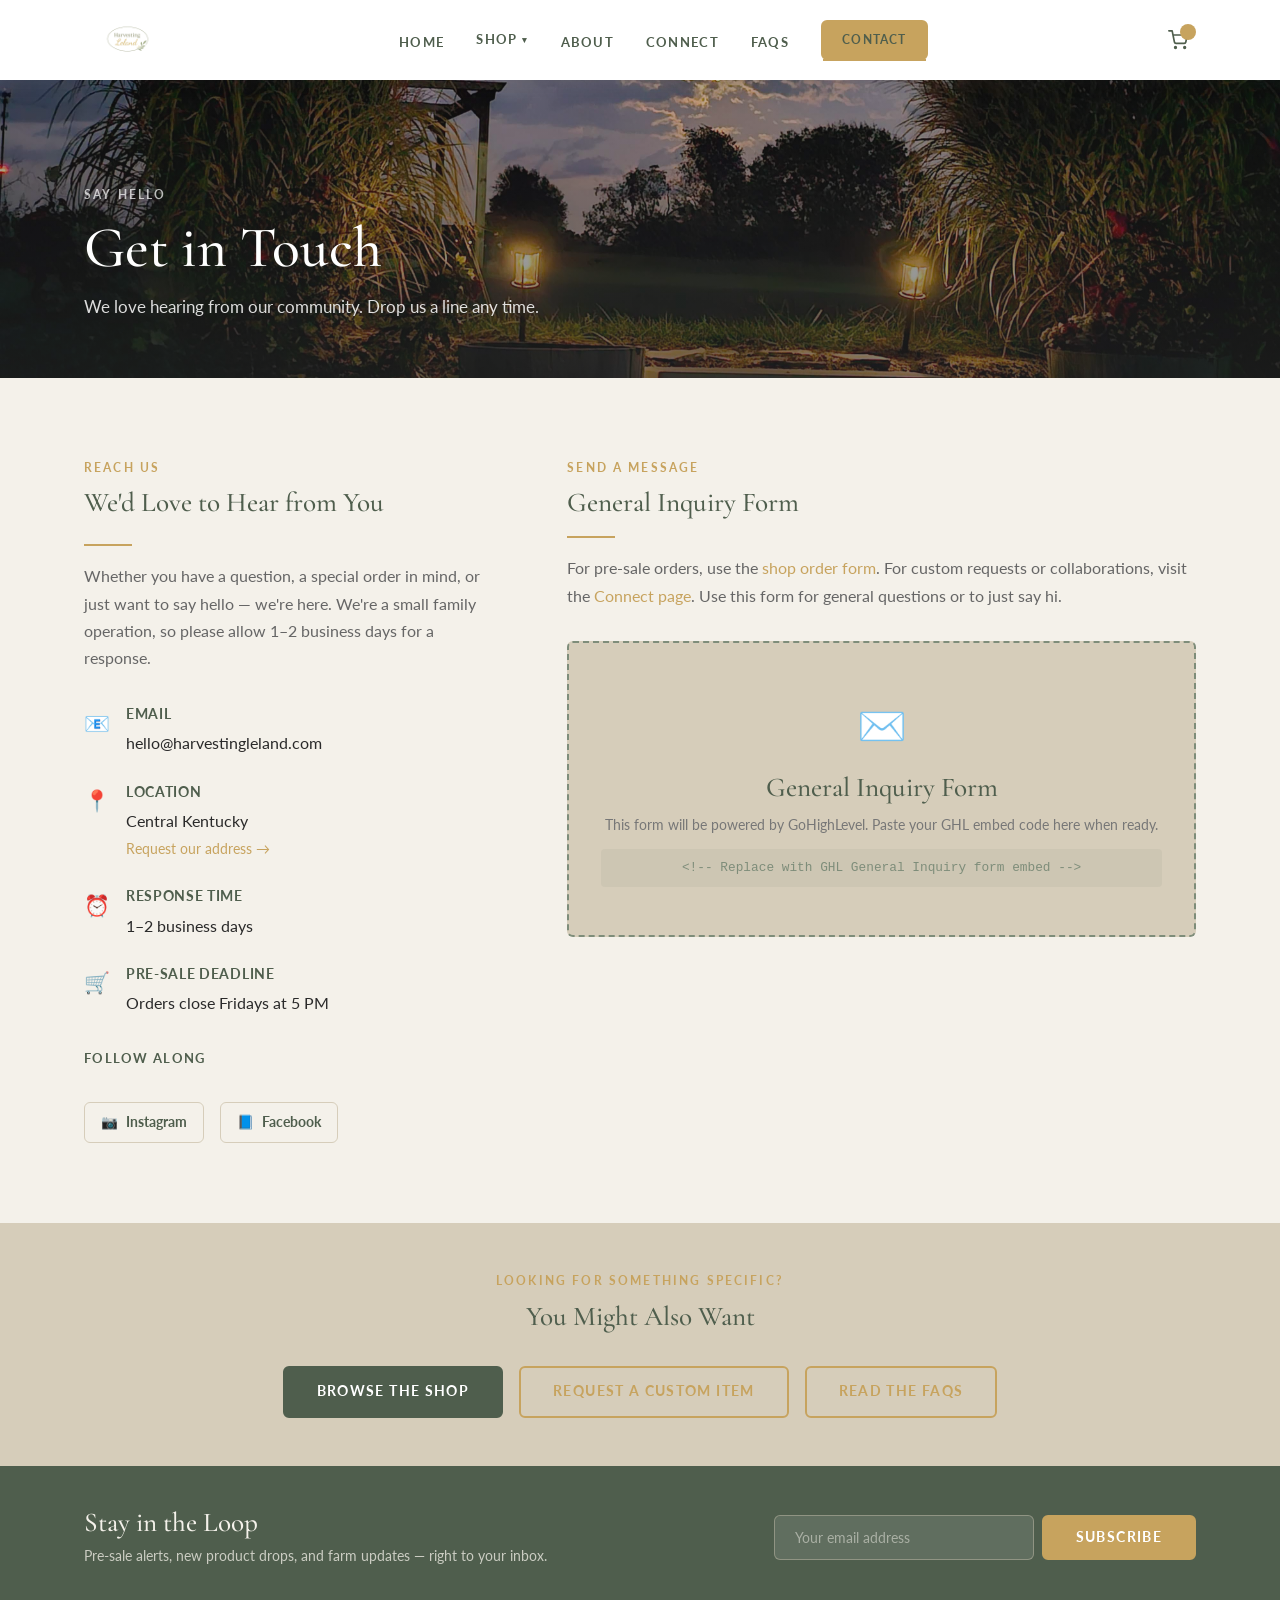
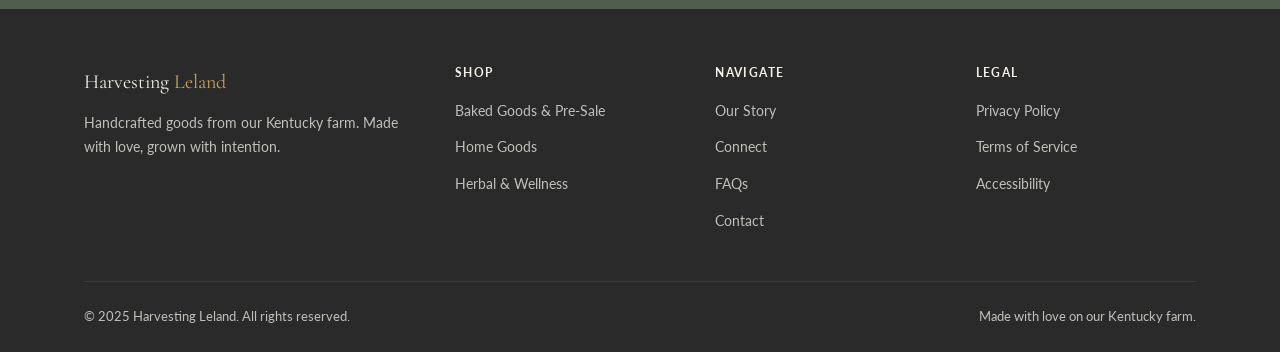
<file: contact.html>
<!DOCTYPE html>
<html lang="en">
<head>
  <meta charset="UTF-8" />
  <meta name="viewport" content="width=device-width, initial-scale=1.0" />
  <title>Contact — Harvesting Leland</title>
  <meta name="description" content="Get in touch with Harvesting Leland. We'd love to hear from you." />
  <link rel="canonical" href="https://www.harvestingleland.com/contact.html" />
  <link rel="stylesheet" href="css/global.css" />
  <!-- Snipcart v3 -->
  <link rel="preconnect" href="https://app.snipcart.com" />
  <link rel="preconnect" href="https://cdn.snipcart.com" />
  <link rel="stylesheet" href="https://cdn.snipcart.com/themes/v3.7.2/default/snipcart.css" />
</head>
<body>

  <!-- NAV -->
  <nav class="nav scrolled" id="mainNav">
    <div class="nav__inner">
      <a href="index.html" class="nav__logo-link"><img src="images/logo.png" alt="Harvesting Leland" class="nav__logo-img" /></a>
      <ul class="nav__links" id="navLinks">
        <li><a href="index.html">Home</a></li>
        <li class="nav__dropdown">
          <a href="shop.html" class="nav__dropdown-toggle">Shop <span class="nav__caret">&#9662;</span></a>
          <ul class="nav__dropdown-menu">
            <li><a href="shop-baked-goods.html">Baked Goods &amp; Pre-Sale</a></li>
            <li><a href="shop-home-goods.html">Home Goods</a></li>
            <li><a href="shop-herbal.html">Herbal &amp; Wellness</a></li>
          </ul>
        </li>
        <li><a href="about.html">About</a></li>
        <li><a href="connect.html">Connect</a></li>
        <li><a href="faq.html">FAQs</a></li>
        <li><a href="contact.html" class="btn btn--wheat active">Contact</a></li>
      </ul>
            <button class="snipcart-checkout nav__cart-btn" aria-label="View cart">
        <svg width="20" height="20" viewBox="0 0 24 24" fill="none" stroke="currentColor" stroke-width="2" stroke-linecap="round" stroke-linejoin="round"><circle cx="9" cy="21" r="1"></circle><circle cx="20" cy="21" r="1"></circle><path d="M1 1h4l2.68 13.39a2 2 0 0 0 2 1.61h9.72a2 2 0 0 0 2-1.61L23 6H6"></path></svg>
        <span class="snipcart-items-count nav__cart-count"></span>
      </button>
      <button class="nav__toggle" id="navToggle" aria-label="Toggle navigation">
        <span></span><span></span><span></span>
      </button>
    </div>
  </nav>

  <!-- PAGE HERO -->
  <div class="page-hero" style="padding-top:5rem;">
    <div class="page-hero__bg" style="background-image: url('images/moonlit-garden.jpg');"></div>
    <div class="page-hero__overlay"></div>
    <div class="page-hero__content">
      <span class="eyebrow" style="color:rgba(255,255,255,0.7);">Say Hello</span>
      <h1>Get in Touch</h1>
      <p>We love hearing from our community. Drop us a line any time.</p>
    </div>
  </div>

  <!-- CONTACT SECTION -->
  <section class="section">
    <div class="container">
      <div class="contact-grid">

        <!-- Contact Info -->
        <div class="contact-info reveal">
          <span class="eyebrow">Reach Us</span>
          <h3>We'd Love to Hear from You</h3>
          <div class="divider"></div>
          <p style="color:#666; margin-bottom:2rem;">Whether you have a question, a special order in mind, or just want to say hello — we're here. We're a small family operation, so please allow 1–2 business days for a response.</p>

          <div class="contact-item">
            <div class="contact-item__icon">📧</div>
            <div class="contact-item__text">
              <strong>Email</strong>
              <!-- Update with actual email address -->
              <a href="mailto:hello@harvestingleland.com">hello@harvestingleland.com</a>
            </div>
          </div>

          <div class="contact-item">
            <div class="contact-item__icon">📍</div>
            <div class="contact-item__text">
              <strong>Location</strong>
              <span>Central Kentucky<br><a href="faq.html#visit" style="color:var(--wheat); font-size:0.88rem;">Request our address →</a></span>
            </div>
          </div>

          <div class="contact-item">
            <div class="contact-item__icon">⏰</div>
            <div class="contact-item__text">
              <strong>Response Time</strong>
              <span>1–2 business days</span>
            </div>
          </div>

          <div class="contact-item">
            <div class="contact-item__icon">🛒</div>
            <div class="contact-item__text">
              <strong>Pre-Sale Deadline</strong>
              <span>Orders close Fridays at 5 PM</span>
            </div>
          </div>

          <!-- Social Links -->
          <p style="font-size:0.8rem; font-weight:700; letter-spacing:0.1em; text-transform:uppercase; color:var(--forest); margin-top:2rem; margin-bottom:1rem;">Follow Along</p>
          <div class="social-links">
            <a href="https://www.instagram.com/" target="_blank" rel="noopener" class="social-link">
              <span>&#x1F4F7;</span> Instagram
            </a>
            <a href="https://www.facebook.com/" target="_blank" rel="noopener" class="social-link">
              <span>&#x1F4D8;</span> Facebook
            </a>
          </div>
        </div>

        <!-- Contact Form -->
        <div class="reveal reveal-delay-1">
          <span class="eyebrow">Send a Message</span>
          <h3>General Inquiry Form</h3>
          <div class="divider"></div>
          <p style="color:#666; margin-bottom:2rem;">For pre-sale orders, use the <a href="shop.html#order-form" style="color:var(--wheat);">shop order form</a>. For custom requests or collaborations, visit the <a href="connect.html" style="color:var(--wheat);">Connect page</a>. Use this form for general questions or to just say hi.</p>

          <!-- GHL CONTACT FORM PLACEHOLDER -->
          <div class="form-placeholder">
            <div class="form-placeholder__icon">✉️</div>
            <h3>General Inquiry Form</h3>
            <p>This form will be powered by GoHighLevel. Paste your GHL embed code here when ready.</p>
            <code>&lt;!-- Replace with GHL General Inquiry form embed --&gt;</code>
          </div>
        </div>

      </div>
    </div>
  </section>

  <!-- QUICK LINKS -->
  <section class="section--sm section--linen">
    <div class="container">
      <div class="section-header center" style="margin-bottom:2rem;">
        <span class="eyebrow">Looking for Something Specific?</span>
        <h3 style="margin-top:0.3rem;">You Might Also Want</h3>
      </div>
      <div style="display:flex; gap:1rem; justify-content:center; flex-wrap:wrap;">
        <a href="shop.html" class="btn btn--forest">Browse the Shop</a>
        <a href="connect.html" class="btn btn--outline">Request a Custom Item</a>
        <a href="faq.html" class="btn btn--outline">Read the FAQs</a>
      </div>
    </div>
  </section>

  <!-- NEWSLETTER -->
  <div class="newsletter-bar">
    <div class="newsletter-bar__inner">
      <div class="newsletter-bar__text">
        <h3>Stay in the Loop</h3>
        <p>Pre-sale alerts, new product drops, and farm updates — right to your inbox.</p>
      </div>
      <div class="newsletter-bar__form">
        <input type="email" placeholder="Your email address" aria-label="Email address" />
        <button class="btn btn--wheat">Subscribe</button>
      </div>
    </div>
  </div>

  <!-- FOOTER -->
  <footer class="footer">
    <div class="container">
      <div class="footer__grid">
        <div class="footer__brand">
          <span class="logo-text">Harvesting <span>Leland</span></span>
          <p>Handcrafted goods from our Kentucky farm. Made with love, grown with intention.</p>
        </div>
        <div class="footer__col">
          <h4>Shop</h4>
          <ul>
            <li><a href="shop.html#baked-goods">Baked Goods &amp; Pre-Sale</a></li>
            <li><a href="shop.html#home-goods">Home Goods</a></li>
            <li><a href="shop.html#herbal">Herbal &amp; Wellness</a></li>
          </ul>
        </div>
        <div class="footer__col">
          <h4>Navigate</h4>
          <ul>
            <li><a href="about.html">Our Story</a></li>
            <li><a href="connect.html">Connect</a></li>
            <li><a href="faq.html">FAQs</a></li>
            <li><a href="contact.html">Contact</a></li>
          </ul>
        </div>
        <div class="footer__col">
          <h4>Legal</h4>
          <ul>
            <li><a href="privacy.html">Privacy Policy</a></li>
            <li><a href="terms.html">Terms of Service</a></li>
            <li><a href="accessibility.html">Accessibility</a></li>
          </ul>
        </div>
      </div>
      <div class="footer__bottom">
        <span>&copy; 2025 Harvesting Leland. All rights reserved.</span>
        <span>Made with love on our Kentucky farm.</span>
      </div>
    </div>
  </footer>

  <script>
    const toggle = document.getElementById('navToggle');
    const links  = document.getElementById('navLinks');
    toggle.addEventListener('click', () => { toggle.classList.toggle('open'); links.classList.toggle('open'); });

    // Mobile dropdown toggle
    document.querySelectorAll('.nav__dropdown-toggle').forEach(btn => {
      btn.addEventListener('click', (e) => {
        if (window.innerWidth <= 820) {
          e.preventDefault();
          btn.closest('.nav__dropdown').classList.toggle('open');
        }
      });
    });
    const revealEls = document.querySelectorAll('.reveal');
    const observer = new IntersectionObserver((entries) => {
      entries.forEach(e => { if (e.isIntersecting) { e.target.classList.add('visible'); observer.unobserve(e.target); } });
    }, { threshold: 0.12 });
    revealEls.forEach(el => observer.observe(el));
  </script>
  <div hidden id="snipcart"
    data-api-key="YWMwYTRiYzMtM2RiMC00MjJhLTg3ZTUtMTU1OWIxNTFlMjMwNjM5MDgzNjMzMDQ2NzQzNzcx"
    data-config-modal-style="side">
  </div>
  <script async src="https://cdn.snipcart.com/themes/v3.7.2/default/snipcart.js"></script>
</body>
</html>
</file>
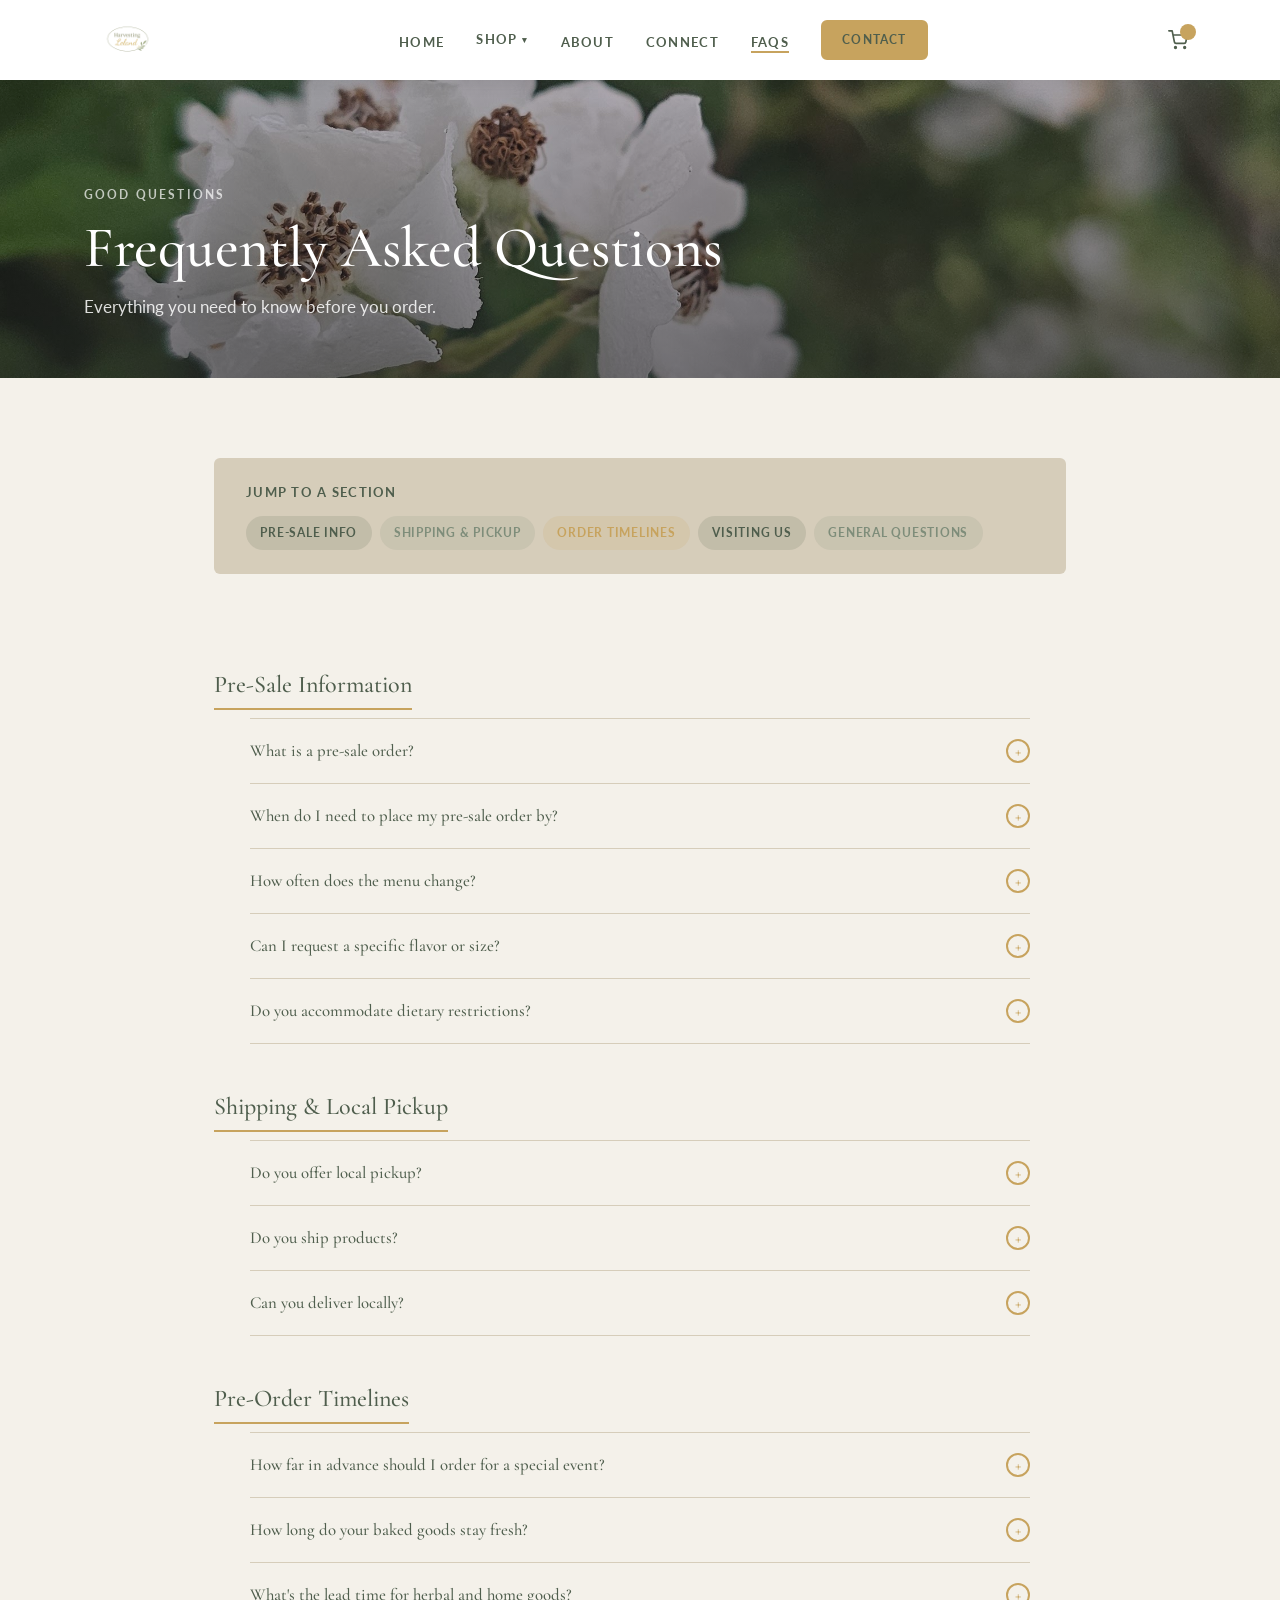
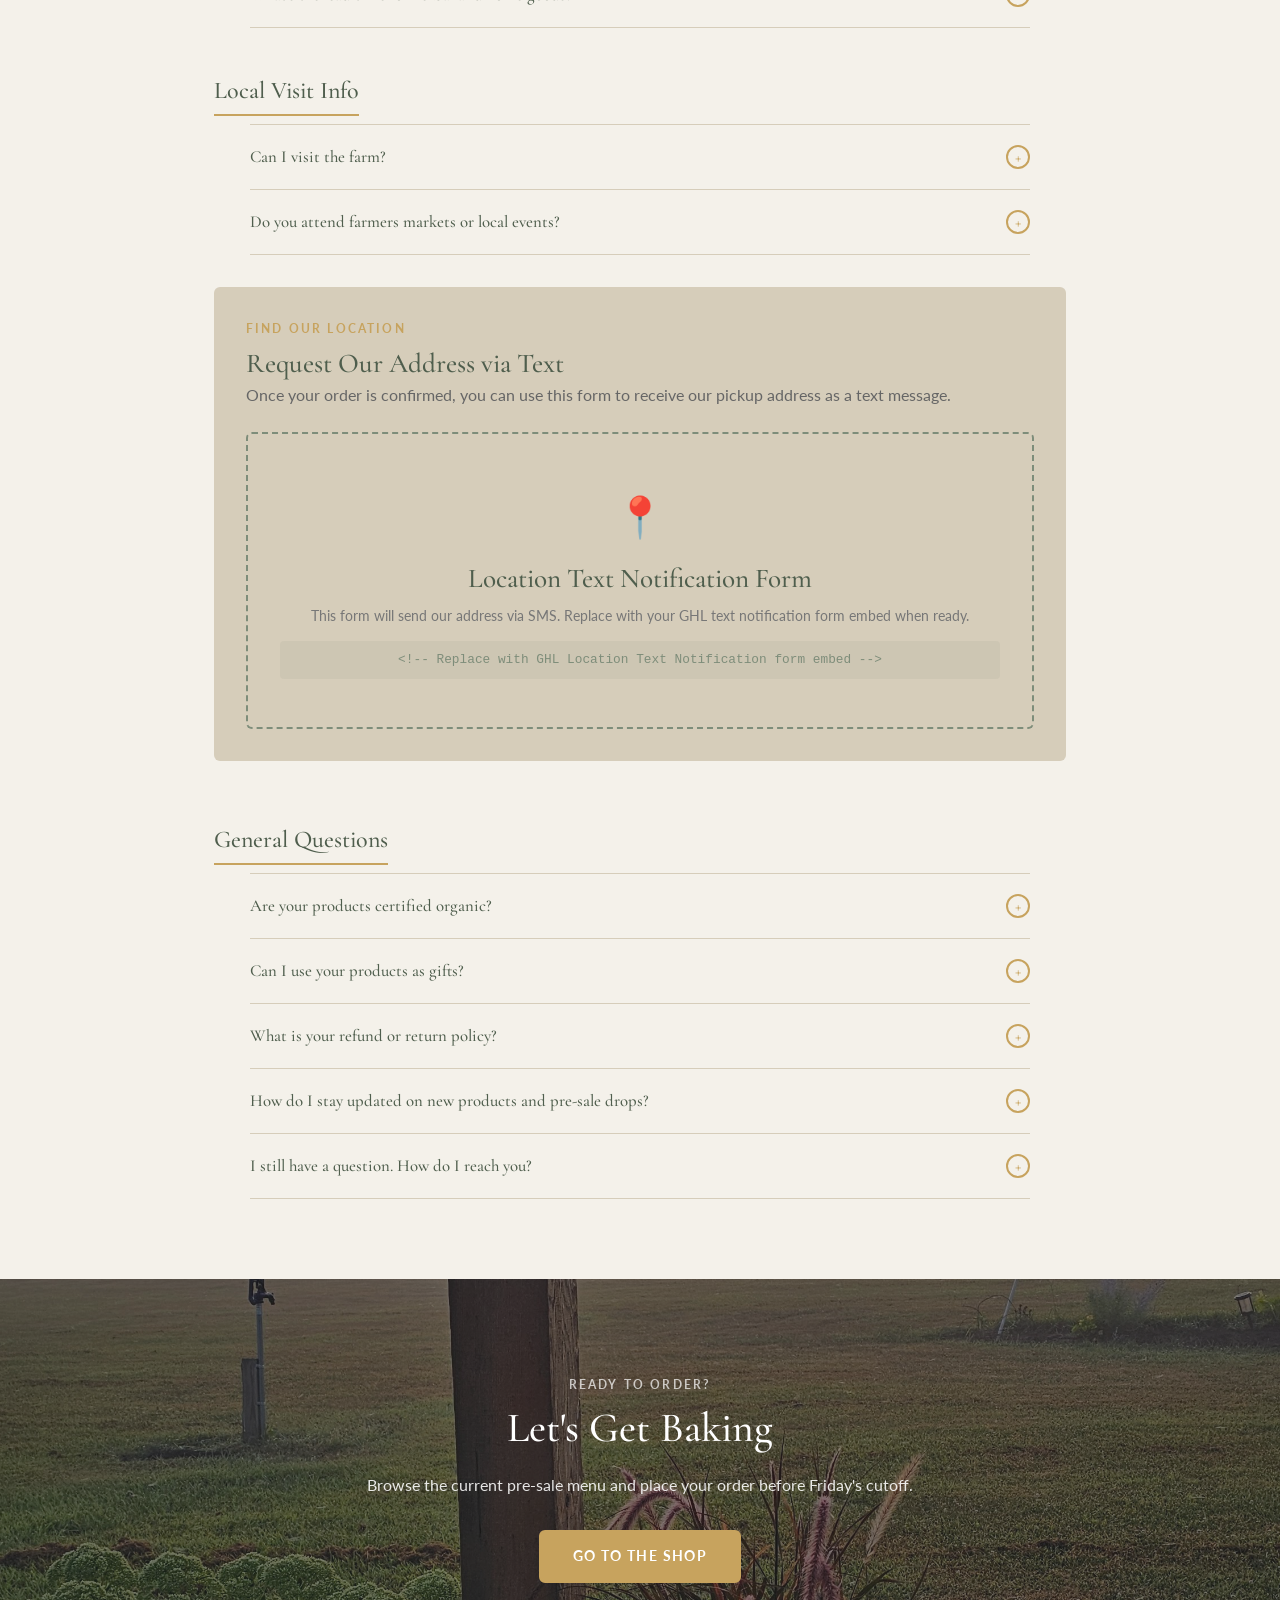
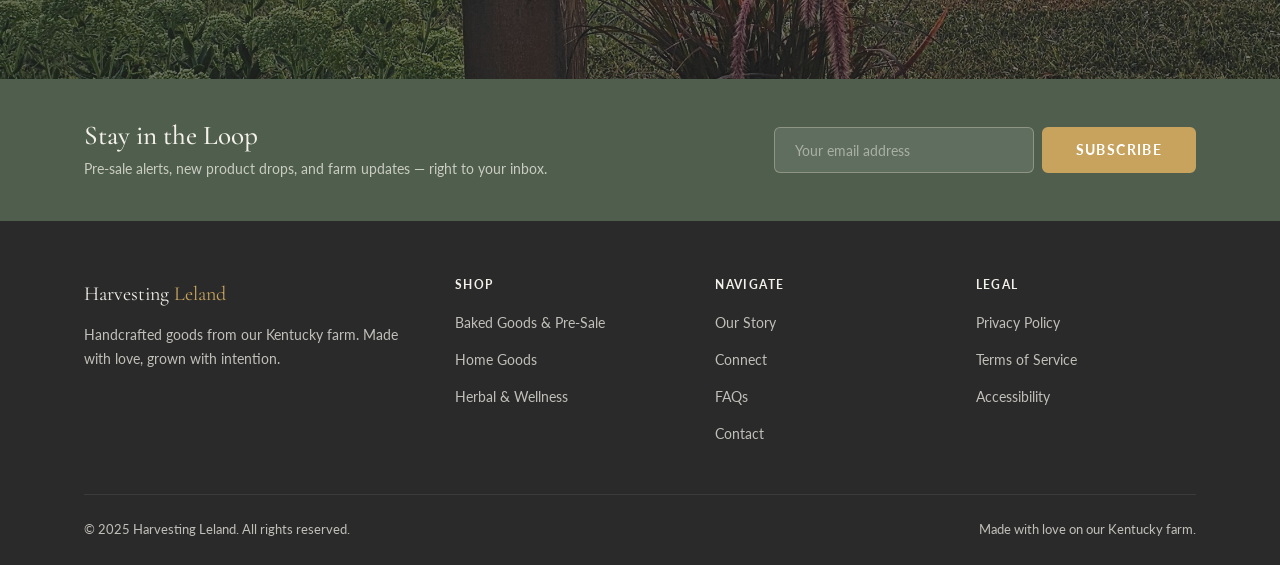
<file: faq.html>
<!DOCTYPE html>
<html lang="en">
<head>
  <meta charset="UTF-8" />
  <meta name="viewport" content="width=device-width, initial-scale=1.0" />
  <title>FAQs — Harvesting Leland</title>
  <meta name="description" content="Answers to common questions about pre-sale ordering, local pickup, shipping, herbal products, and visiting Harvesting Leland." />
  <link rel="canonical" href="https://www.harvestingleland.com/faq.html" />
  <link rel="stylesheet" href="css/global.css" />
  <!-- Snipcart v3 -->
  <link rel="preconnect" href="https://app.snipcart.com" />
  <link rel="preconnect" href="https://cdn.snipcart.com" />
  <link rel="stylesheet" href="https://cdn.snipcart.com/themes/v3.7.2/default/snipcart.css" />
</head>
<body>

  <!-- NAV -->
  <nav class="nav scrolled" id="mainNav">
    <div class="nav__inner">
      <a href="index.html" class="nav__logo-link"><img src="images/logo.png" alt="Harvesting Leland" class="nav__logo-img" /></a>
      <ul class="nav__links" id="navLinks">
        <li><a href="index.html">Home</a></li>
        <li class="nav__dropdown">
          <a href="shop.html" class="nav__dropdown-toggle">Shop <span class="nav__caret">&#9662;</span></a>
          <ul class="nav__dropdown-menu">
            <li><a href="shop-baked-goods.html">Baked Goods &amp; Pre-Sale</a></li>
            <li><a href="shop-home-goods.html">Home Goods</a></li>
            <li><a href="shop-herbal.html">Herbal &amp; Wellness</a></li>
          </ul>
        </li>
        <li><a href="about.html">About</a></li>
        <li><a href="connect.html">Connect</a></li>
        <li><a href="faq.html" class="active">FAQs</a></li>
        <li><a href="contact.html" class="btn btn--wheat">Contact</a></li>
      </ul>
            <button class="snipcart-checkout nav__cart-btn" aria-label="View cart">
        <svg width="20" height="20" viewBox="0 0 24 24" fill="none" stroke="currentColor" stroke-width="2" stroke-linecap="round" stroke-linejoin="round"><circle cx="9" cy="21" r="1"></circle><circle cx="20" cy="21" r="1"></circle><path d="M1 1h4l2.68 13.39a2 2 0 0 0 2 1.61h9.72a2 2 0 0 0 2-1.61L23 6H6"></path></svg>
        <span class="snipcart-items-count nav__cart-count"></span>
      </button>
      <button class="nav__toggle" id="navToggle" aria-label="Toggle navigation">
        <span></span><span></span><span></span>
      </button>
    </div>
  </nav>

  <!-- PAGE HERO -->
  <div class="page-hero" style="padding-top:5rem;">
    <div class="page-hero__bg" style="background-image: url('images/wildflowers.jpg');"></div>
    <div class="page-hero__overlay"></div>
    <div class="page-hero__content">
      <span class="eyebrow" style="color:rgba(255,255,255,0.7);">Good Questions</span>
      <h1>Frequently Asked Questions</h1>
      <p>Everything you need to know before you order.</p>
    </div>
  </div>

  <!-- FAQ CONTENT -->
  <section class="section">
    <div class="container" style="max-width: 900px;">

      <!-- Quick Jump -->
      <div style="background: var(--linen); border-radius: var(--radius); padding: 1.5rem 2rem; margin-bottom: 3rem;" class="reveal">
        <p style="font-weight:700; font-size:0.8rem; letter-spacing:0.1em; text-transform:uppercase; color:var(--forest); margin-bottom:0.75rem;">Jump to a Section</p>
        <div style="display:flex; flex-wrap:wrap; gap:0.5rem;">
          <a href="#pre-sale" class="badge badge--forest" style="font-size:0.78rem; padding:0.4rem 0.9rem; cursor:pointer;">Pre-Sale Info</a>
          <a href="#shipping" class="badge badge--sage" style="font-size:0.78rem; padding:0.4rem 0.9rem;">Shipping &amp; Pickup</a>
          <a href="#timelines" class="badge badge--wheat" style="font-size:0.78rem; padding:0.4rem 0.9rem;">Order Timelines</a>
          <a href="#visit" class="badge badge--forest" style="font-size:0.78rem; padding:0.4rem 0.9rem;">Visiting Us</a>
          <a href="#general" class="badge badge--sage" style="font-size:0.78rem; padding:0.4rem 0.9rem;">General Questions</a>
        </div>
      </div>

      <!-- PRE-SALE -->
      <h3 class="faq-category-title" id="pre-sale">Pre-Sale Information</h3>
      <div class="faq-list">

        <div class="faq-item">
          <button class="faq-question">What is a pre-sale order?
            <span class="faq-icon">+</span>
          </button>
          <div class="faq-answer">
            <div class="faq-answer-inner">
              A pre-sale means you order your items before we make them. Everything at Harvesting Leland is crafted fresh in small batches — we don't keep inventory sitting on a shelf. Your order is made specifically for you after we receive it, which ensures maximum freshness and quality.
            </div>
          </div>
        </div>

        <div class="faq-item">
          <button class="faq-question">When do I need to place my pre-sale order by?
            <span class="faq-icon">+</span>
          </button>
          <div class="faq-answer">
            <div class="faq-answer-inner">
              Pre-sale orders for baked goods close every <strong>Friday at 5:00 PM</strong>. Orders placed after the deadline will roll into the following week's batch. We'll always confirm your order and the pickup/delivery date by email.
            </div>
          </div>
        </div>

        <div class="faq-item">
          <button class="faq-question">How often does the menu change?
            <span class="faq-icon">+</span>
          </button>
          <div class="faq-answer">
            <div class="faq-answer-inner">
              Our baked goods menu rotates seasonally and sometimes weekly depending on what's available from the farm and garden. The best way to stay current is to follow us on Instagram or join our email list — we announce the weekly menu there first.
            </div>
          </div>
        </div>

        <div class="faq-item">
          <button class="faq-question">Can I request a specific flavor or size?
            <span class="faq-icon">+</span>
          </button>
          <div class="faq-answer">
            <div class="faq-answer-inner">
              Absolutely! Use the <a href="connect.html" style="color:var(--wheat);">Request an Item</a> form to let us know what you're looking for. We'll do our best to accommodate and will reach out to confirm before production.
            </div>
          </div>
        </div>

        <div class="faq-item">
          <button class="faq-question">Do you accommodate dietary restrictions?
            <span class="faq-icon">+</span>
          </button>
          <div class="faq-answer">
            <div class="faq-answer-inner">
              We can often accommodate specific needs like dairy-free, nut-free, or reduced-sugar options. Please reach out via the <a href="connect.html" style="color:var(--wheat);">Connect page</a> before ordering to discuss your needs, and we'll let you know what's possible.
            </div>
          </div>
        </div>

      </div>

      <!-- SHIPPING & PICKUP -->
      <h3 class="faq-category-title" id="shipping" style="margin-top:3rem;">Shipping &amp; Local Pickup</h3>
      <div class="faq-list">

        <div class="faq-item">
          <button class="faq-question">Do you offer local pickup?
            <span class="faq-icon">+</span>
          </button>
          <div class="faq-answer">
            <div class="faq-answer-inner">
              Yes! Local pickup is our preferred method for baked goods and perishable items. Once your order is confirmed, we'll provide specific pickup instructions. See the "Visiting Us" section below for location details.
            </div>
          </div>
        </div>

        <div class="faq-item">
          <button class="faq-question">Do you ship products?
            <span class="faq-icon">+</span>
          </button>
          <div class="faq-answer">
            <div class="faq-answer-inner">
              Currently, baked goods are local pickup only due to freshness. Non-perishable items — including home goods, herbal products, and wellness items — can be shipped. Shipping details and rates will be provided at checkout. We ship within the continental U.S.
            </div>
          </div>
        </div>

        <div class="faq-item">
          <button class="faq-question">Can you deliver locally?
            <span class="faq-icon">+</span>
          </button>
          <div class="faq-answer">
            <div class="faq-answer-inner">
              Local delivery may be available in certain circumstances for larger orders. Please reach out via the <a href="contact.html" style="color:var(--wheat);">Contact page</a> to inquire.
            </div>
          </div>
        </div>

      </div>

      <!-- TIMELINES -->
      <h3 class="faq-category-title" id="timelines" style="margin-top:3rem;">Pre-Order Timelines</h3>
      <div class="faq-list">

        <div class="faq-item">
          <button class="faq-question">How far in advance should I order for a special event?
            <span class="faq-icon">+</span>
          </button>
          <div class="faq-answer">
            <div class="faq-answer-inner">
              For events, we recommend ordering at least <strong>2–3 weeks</strong> in advance, especially for larger quantities or custom items. This allows us to plan ingredients, schedule baking time, and ensure everything is perfect for your occasion.
            </div>
          </div>
        </div>

        <div class="faq-item">
          <button class="faq-question">How long do your baked goods stay fresh?
            <span class="faq-icon">+</span>
          </button>
          <div class="faq-answer">
            <div class="faq-answer-inner">
              Our sourdough loaves stay fresh for 3–5 days at room temperature (in a bread bag or wrapped in a cloth) or up to 3 months in the freezer. Most baked goods are best enjoyed within 2–3 days of pickup. We'll always include storage instructions with your order.
            </div>
          </div>
        </div>

        <div class="faq-item">
          <button class="faq-question">What's the lead time for herbal and home goods?
            <span class="faq-icon">+</span>
          </button>
          <div class="faq-answer">
            <div class="faq-answer-inner">
              Most herbal and home goods are ready to ship within 5–7 business days. Custom or made-to-order knit items may require additional time — we'll always give you an accurate estimate when you order.
            </div>
          </div>
        </div>

      </div>

      <!-- VISITING -->
      <h3 class="faq-category-title" id="visit" style="margin-top:3rem;">Local Visit Info</h3>
      <div class="faq-list">

        <div class="faq-item">
          <button class="faq-question">Can I visit the farm?
            <span class="faq-icon">+</span>
          </button>
          <div class="faq-answer">
            <div class="faq-answer-inner">
              We do welcome visitors for local pickup and occasional farm events, but we are not a public storefront with open hours. Our location is shared privately with customers upon confirmed order. Fill out the form below to request our location via text notification.
            </div>
          </div>
        </div>

        <div class="faq-item">
          <button class="faq-question">Do you attend farmers markets or local events?
            <span class="faq-icon">+</span>
          </button>
          <div class="faq-answer">
            <div class="faq-answer-inner">
              Yes! We periodically appear at local markets and events. Follow us on Instagram or sign up for our email list to be the first to know where you can find us in person.
            </div>
          </div>
        </div>

      </div>

      <!-- LOCATION REQUEST FORM -->
      <div style="margin-top: 2rem; margin-bottom: 3rem;" id="location-form" class="reveal">
        <div style="background: var(--linen); border-radius: var(--radius); padding:2rem;">
          <span class="eyebrow">Find Our Location</span>
          <h3>Request Our Address via Text</h3>
          <p style="color:#666; margin-bottom:1.5rem;">Once your order is confirmed, you can use this form to receive our pickup address as a text message.</p>
          <!-- GHL LOCATION TEXT FORM PLACEHOLDER -->
          <div class="form-placeholder">
            <div class="form-placeholder__icon">📍</div>
            <h3>Location Text Notification Form</h3>
            <p>This form will send our address via SMS. Replace with your GHL text notification form embed when ready.</p>
            <code>&lt;!-- Replace with GHL Location Text Notification form embed --&gt;</code>
          </div>
        </div>
      </div>

      <!-- GENERAL -->
      <h3 class="faq-category-title" id="general" style="margin-top:1rem;">General Questions</h3>
      <div class="faq-list">

        <div class="faq-item">
          <button class="faq-question">Are your products certified organic?
            <span class="faq-icon">+</span>
          </button>
          <div class="faq-answer">
            <div class="faq-answer-inner">
              We are not certified organic, but we are deeply intentional about our ingredients. We grow what we can without pesticides, and we source from farms and suppliers we trust. If you have questions about specific ingredients, just ask — we're always happy to share.
            </div>
          </div>
        </div>

        <div class="faq-item">
          <button class="faq-question">Can I use your products as gifts?
            <span class="faq-icon">+</span>
          </button>
          <div class="faq-answer">
            <div class="faq-answer-inner">
              Absolutely — our products make beautiful, thoughtful gifts. We can add simple gift wrapping or a handwritten note on request. Mention it in the notes when you order, or use the <a href="connect.html" style="color:var(--wheat);">Request an Item</a> form for larger gift bundles.
            </div>
          </div>
        </div>

        <div class="faq-item">
          <button class="faq-question">What is your refund or return policy?
            <span class="faq-icon">+</span>
          </button>
          <div class="faq-answer">
            <div class="faq-answer-inner">
              Because our baked goods are made fresh to order, we are unable to offer refunds on food items once baked. If there is an issue with your order, please contact us within 24 hours of pickup and we'll make it right. For non-perishable goods, we accept returns within 14 days if the item is unused and in original condition. See our <a href="terms.html" style="color:var(--wheat);">Terms of Service</a> for full details.
            </div>
          </div>
        </div>

        <div class="faq-item">
          <button class="faq-question">How do I stay updated on new products and pre-sale drops?
            <span class="faq-icon">+</span>
          </button>
          <div class="faq-answer">
            <div class="faq-answer-inner">
              The best ways to stay in the loop: follow us on Instagram for real-time updates, and sign up for our email list (in the footer of any page) for weekly pre-sale announcements and new product drops.
            </div>
          </div>
        </div>

        <div class="faq-item">
          <button class="faq-question">I still have a question. How do I reach you?
            <span class="faq-icon">+</span>
          </button>
          <div class="faq-answer">
            <div class="faq-answer-inner">
              We'd love to hear from you! Head to the <a href="contact.html" style="color:var(--wheat);">Contact page</a> and send us a message. We typically respond within 1–2 business days.
            </div>
          </div>
        </div>

      </div>

    </div>
  </section>

  <!-- CTA -->
  <section class="cta-banner">
    <div class="cta-banner__bg" style="background-image: url('images/misty-porch.jpg');"></div>
    <div class="cta-banner__overlay"></div>
    <div class="cta-banner__content reveal">
      <span class="eyebrow" style="color:rgba(255,255,255,0.7);">Ready to Order?</span>
      <h2>Let's Get Baking</h2>
      <p>Browse the current pre-sale menu and place your order before Friday's cutoff.</p>
      <a href="shop.html" class="btn btn--wheat">Go to the Shop</a>
    </div>
  </section>

  <!-- NEWSLETTER -->
  <div class="newsletter-bar">
    <div class="newsletter-bar__inner">
      <div class="newsletter-bar__text">
        <h3>Stay in the Loop</h3>
        <p>Pre-sale alerts, new product drops, and farm updates — right to your inbox.</p>
      </div>
      <div class="newsletter-bar__form">
        <input type="email" placeholder="Your email address" aria-label="Email address" />
        <button class="btn btn--wheat">Subscribe</button>
      </div>
    </div>
  </div>

  <!-- FOOTER -->
  <footer class="footer">
    <div class="container">
      <div class="footer__grid">
        <div class="footer__brand">
          <span class="logo-text">Harvesting <span>Leland</span></span>
          <p>Handcrafted goods from our Kentucky farm. Made with love, grown with intention.</p>
        </div>
        <div class="footer__col">
          <h4>Shop</h4>
          <ul>
            <li><a href="shop.html#baked-goods">Baked Goods &amp; Pre-Sale</a></li>
            <li><a href="shop.html#home-goods">Home Goods</a></li>
            <li><a href="shop.html#herbal">Herbal &amp; Wellness</a></li>
          </ul>
        </div>
        <div class="footer__col">
          <h4>Navigate</h4>
          <ul>
            <li><a href="about.html">Our Story</a></li>
            <li><a href="connect.html">Connect</a></li>
            <li><a href="faq.html">FAQs</a></li>
            <li><a href="contact.html">Contact</a></li>
          </ul>
        </div>
        <div class="footer__col">
          <h4>Legal</h4>
          <ul>
            <li><a href="privacy.html">Privacy Policy</a></li>
            <li><a href="terms.html">Terms of Service</a></li>
            <li><a href="accessibility.html">Accessibility</a></li>
          </ul>
        </div>
      </div>
      <div class="footer__bottom">
        <span>&copy; 2025 Harvesting Leland. All rights reserved.</span>
        <span>Made with love on our Kentucky farm.</span>
      </div>
    </div>
  </footer>

  <script>
    const nav = document.getElementById('mainNav');
    const toggle = document.getElementById('navToggle');
    const links  = document.getElementById('navLinks');
    toggle.addEventListener('click', () => { toggle.classList.toggle('open'); links.classList.toggle('open'); });

    // Mobile dropdown toggle
    document.querySelectorAll('.nav__dropdown-toggle').forEach(btn => {
      btn.addEventListener('click', (e) => {
        if (window.innerWidth <= 820) {
          e.preventDefault();
          btn.closest('.nav__dropdown').classList.toggle('open');
        }
      });
    });

    // FAQ Accordion
    document.querySelectorAll('.faq-question').forEach(btn => {
      btn.addEventListener('click', () => {
        const item = btn.closest('.faq-item');
        const isOpen = item.classList.contains('open');
        // Close all
        document.querySelectorAll('.faq-item.open').forEach(i => i.classList.remove('open'));
        // Toggle clicked
        if (!isOpen) item.classList.add('open');
      });
    });

    // Scroll reveal
    const revealEls = document.querySelectorAll('.reveal');
    const observer = new IntersectionObserver((entries) => {
      entries.forEach(e => { if (e.isIntersecting) { e.target.classList.add('visible'); observer.unobserve(e.target); } });
    }, { threshold: 0.1 });
    revealEls.forEach(el => observer.observe(el));
  </script>
  <div hidden id="snipcart"
    data-api-key="YWMwYTRiYzMtM2RiMC00MjJhLTg3ZTUtMTU1OWIxNTFlMjMwNjM5MDgzNjMzMDQ2NzQzNzcx"
    data-config-modal-style="side">
  </div>
  <script async src="https://cdn.snipcart.com/themes/v3.7.2/default/snipcart.js"></script>
</body>
</html>
</file>
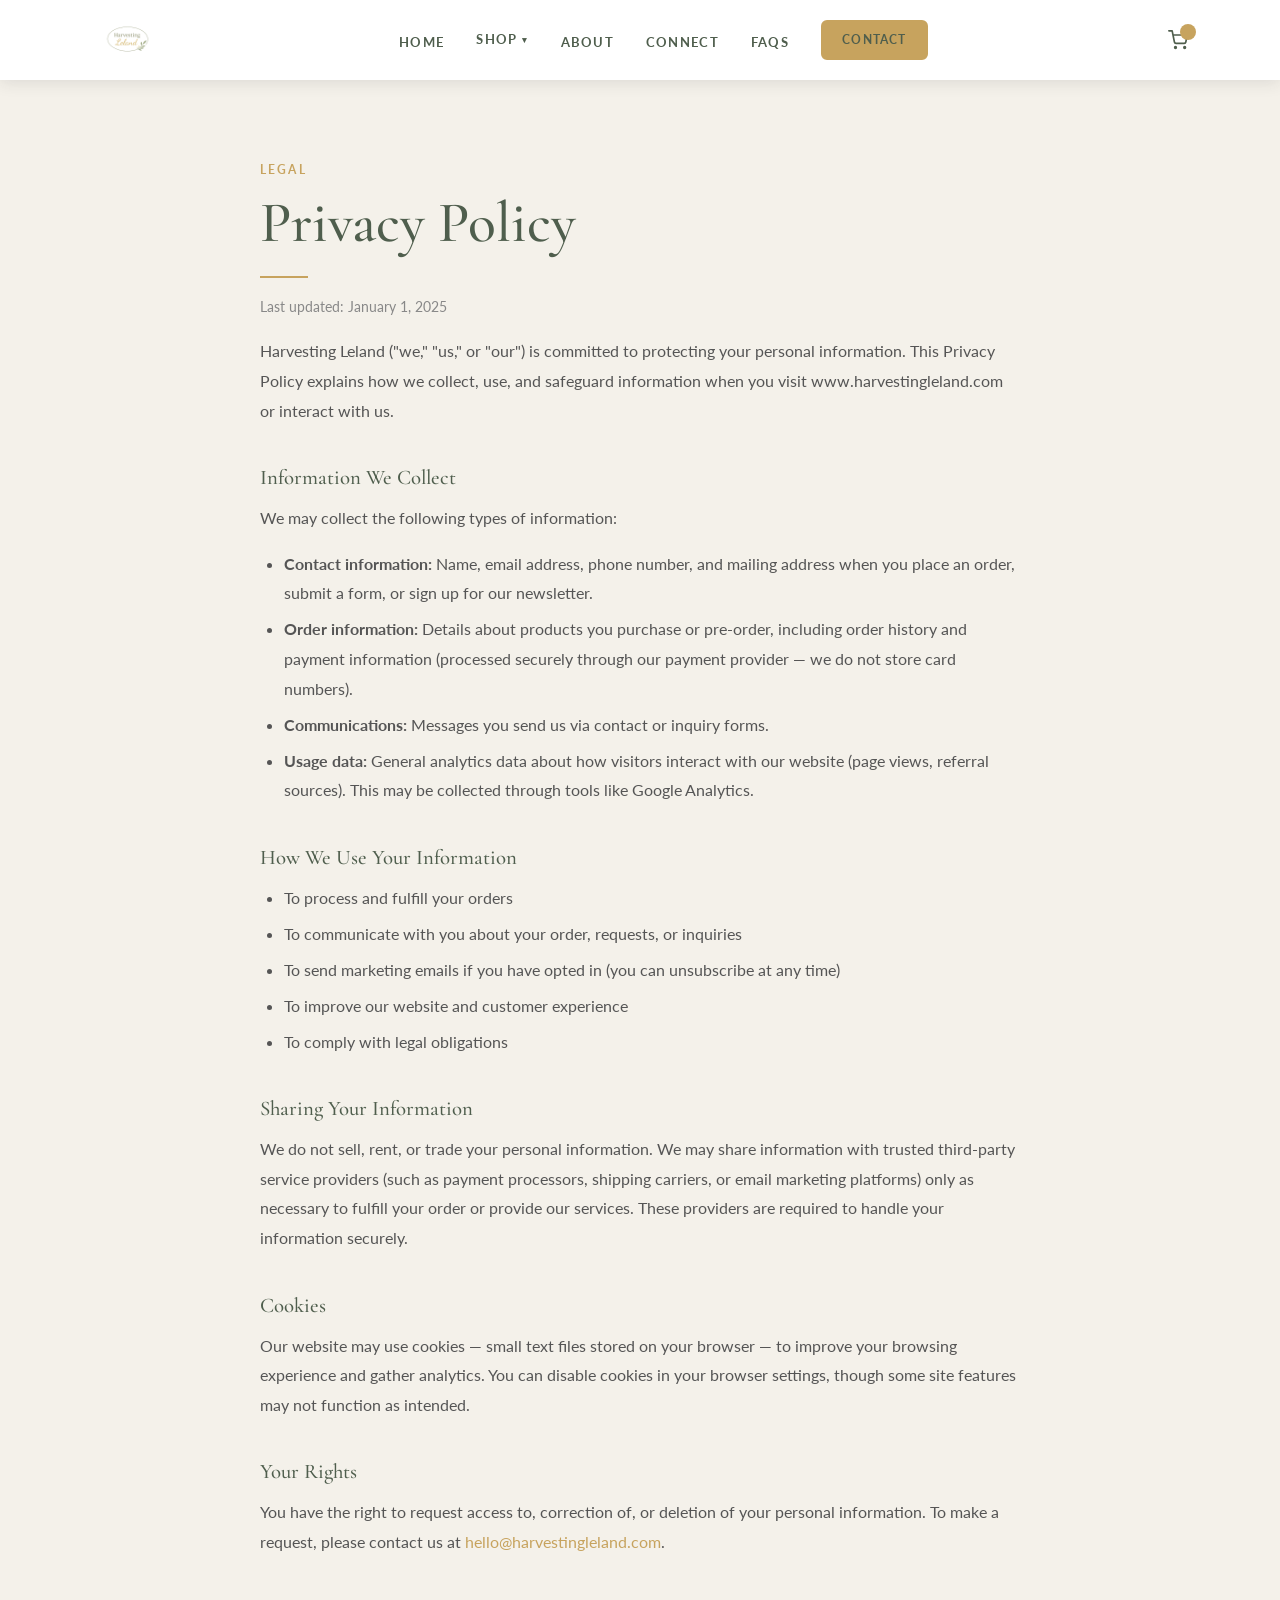
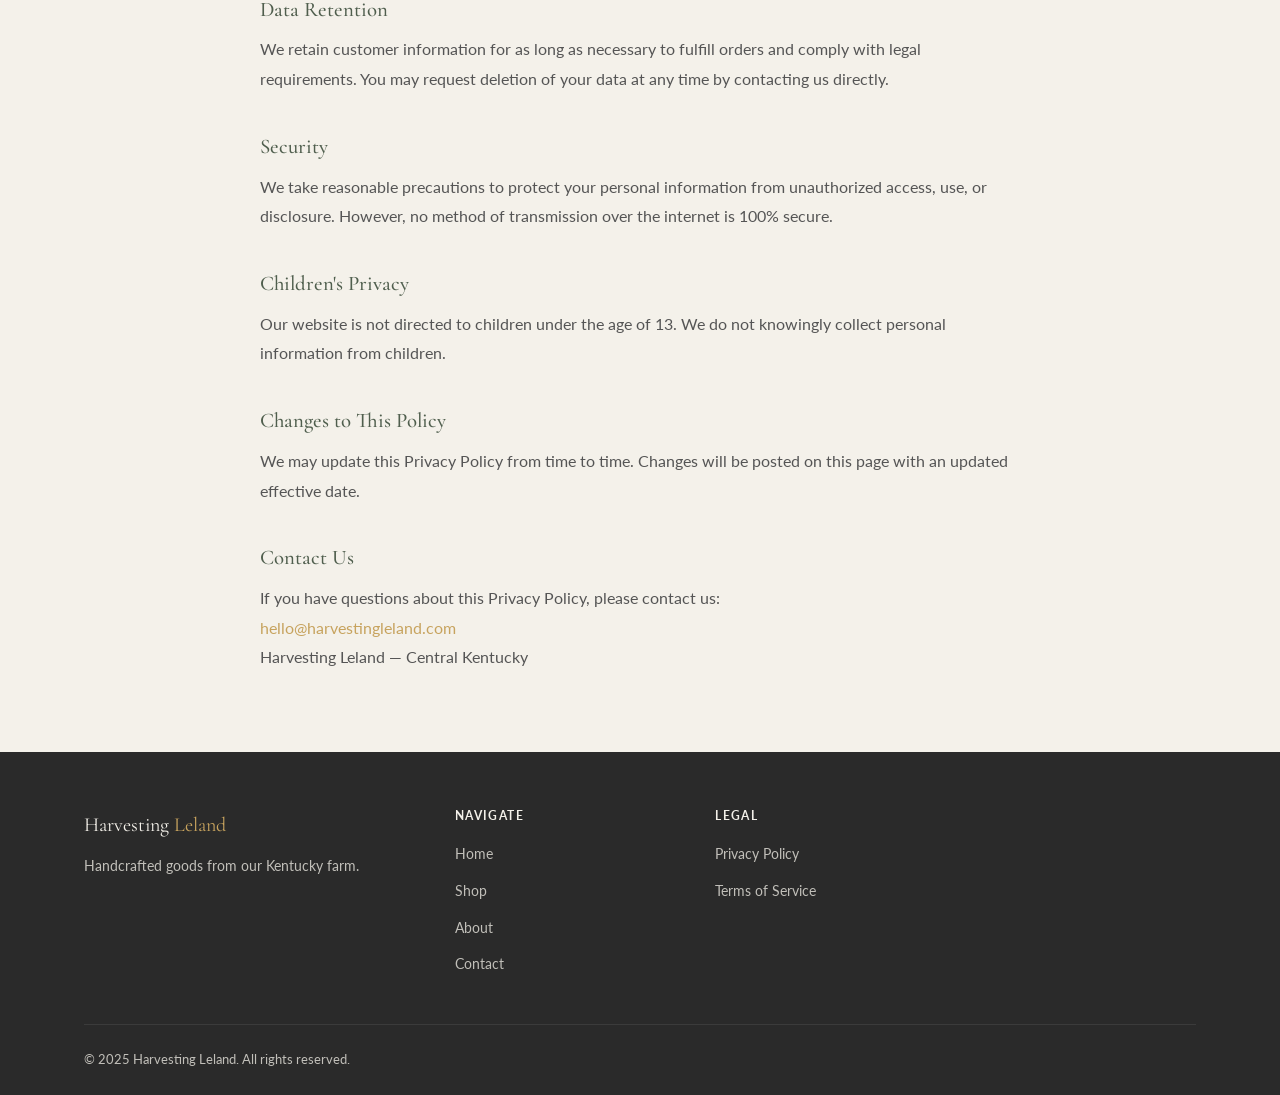
<file: privacy.html>
<!DOCTYPE html>
<html lang="en">
<head>
  <meta charset="UTF-8" />
  <meta name="viewport" content="width=device-width, initial-scale=1.0" />
  <title>Privacy Policy — Harvesting Leland</title>
  <meta name="description" content="Privacy policy for Harvesting Leland." />
  <link rel="canonical" href="https://www.harvestingleland.com/privacy.html" />
  <link rel="stylesheet" href="css/global.css" />
  <style>
    .legal-body { max-width: 760px; margin: 0 auto; }
    .legal-body h2 { font-size: 1.3rem; margin-top: 2.5rem; margin-bottom: 0.75rem; }
    .legal-body p, .legal-body li { color: #555; line-height: 1.85; }
    .legal-body ul { padding-left: 1.5rem; margin-bottom: 1rem; }
    .legal-body ul li { list-style: disc; margin-bottom: 0.4rem; }
  </style>
  <!-- Snipcart v3 -->
  <link rel="preconnect" href="https://app.snipcart.com" />
  <link rel="preconnect" href="https://cdn.snipcart.com" />
  <link rel="stylesheet" href="https://cdn.snipcart.com/themes/v3.7.2/default/snipcart.css" />
</head>
<body>

  <nav class="nav scrolled" id="mainNav">
    <div class="nav__inner">
      <a href="index.html" class="nav__logo-link"><img src="images/logo.png" alt="Harvesting Leland" class="nav__logo-img" /></a>
      <ul class="nav__links" id="navLinks">
        <li><a href="index.html">Home</a></li>
        <li class="nav__dropdown">
          <a href="shop.html" class="nav__dropdown-toggle">Shop <span class="nav__caret">&#9662;</span></a>
          <ul class="nav__dropdown-menu">
            <li><a href="shop-baked-goods.html">Baked Goods &amp; Pre-Sale</a></li>
            <li><a href="shop-home-goods.html">Home Goods</a></li>
            <li><a href="shop-herbal.html">Herbal &amp; Wellness</a></li>
          </ul>
        </li>
        <li><a href="about.html">About</a></li>
        <li><a href="connect.html">Connect</a></li>
        <li><a href="faq.html">FAQs</a></li>
        <li><a href="contact.html" class="btn btn--wheat">Contact</a></li>
      </ul>
            <button class="snipcart-checkout nav__cart-btn" aria-label="View cart">
        <svg width="20" height="20" viewBox="0 0 24 24" fill="none" stroke="currentColor" stroke-width="2" stroke-linecap="round" stroke-linejoin="round"><circle cx="9" cy="21" r="1"></circle><circle cx="20" cy="21" r="1"></circle><path d="M1 1h4l2.68 13.39a2 2 0 0 0 2 1.61h9.72a2 2 0 0 0 2-1.61L23 6H6"></path></svg>
        <span class="snipcart-items-count nav__cart-count"></span>
      </button>
      <button class="nav__toggle" id="navToggle" aria-label="Toggle navigation">
        <span></span><span></span><span></span>
      </button>
    </div>
  </nav>

  <div style="padding-top: 5rem;">
    <section class="section">
      <div class="container">
        <div class="legal-body">
          <span class="eyebrow">Legal</span>
          <h1>Privacy Policy</h1>
          <div class="divider"></div>
          <p style="color:#888; font-size:0.88rem;">Last updated: January 1, 2025</p>

          <p>Harvesting Leland ("we," "us," or "our") is committed to protecting your personal information. This Privacy Policy explains how we collect, use, and safeguard information when you visit www.harvestingleland.com or interact with us.</p>

          <h2>Information We Collect</h2>
          <p>We may collect the following types of information:</p>
          <ul>
            <li><strong>Contact information:</strong> Name, email address, phone number, and mailing address when you place an order, submit a form, or sign up for our newsletter.</li>
            <li><strong>Order information:</strong> Details about products you purchase or pre-order, including order history and payment information (processed securely through our payment provider — we do not store card numbers).</li>
            <li><strong>Communications:</strong> Messages you send us via contact or inquiry forms.</li>
            <li><strong>Usage data:</strong> General analytics data about how visitors interact with our website (page views, referral sources). This may be collected through tools like Google Analytics.</li>
          </ul>

          <h2>How We Use Your Information</h2>
          <ul>
            <li>To process and fulfill your orders</li>
            <li>To communicate with you about your order, requests, or inquiries</li>
            <li>To send marketing emails if you have opted in (you can unsubscribe at any time)</li>
            <li>To improve our website and customer experience</li>
            <li>To comply with legal obligations</li>
          </ul>

          <h2>Sharing Your Information</h2>
          <p>We do not sell, rent, or trade your personal information. We may share information with trusted third-party service providers (such as payment processors, shipping carriers, or email marketing platforms) only as necessary to fulfill your order or provide our services. These providers are required to handle your information securely.</p>

          <h2>Cookies</h2>
          <p>Our website may use cookies — small text files stored on your browser — to improve your browsing experience and gather analytics. You can disable cookies in your browser settings, though some site features may not function as intended.</p>

          <h2>Your Rights</h2>
          <p>You have the right to request access to, correction of, or deletion of your personal information. To make a request, please contact us at <a href="mailto:hello@harvestingleland.com" style="color:var(--wheat);">hello@harvestingleland.com</a>.</p>

          <h2>Data Retention</h2>
          <p>We retain customer information for as long as necessary to fulfill orders and comply with legal requirements. You may request deletion of your data at any time by contacting us directly.</p>

          <h2>Security</h2>
          <p>We take reasonable precautions to protect your personal information from unauthorized access, use, or disclosure. However, no method of transmission over the internet is 100% secure.</p>

          <h2>Children's Privacy</h2>
          <p>Our website is not directed to children under the age of 13. We do not knowingly collect personal information from children.</p>

          <h2>Changes to This Policy</h2>
          <p>We may update this Privacy Policy from time to time. Changes will be posted on this page with an updated effective date.</p>

          <h2>Contact Us</h2>
          <p>If you have questions about this Privacy Policy, please contact us:<br>
          <a href="mailto:hello@harvestingleland.com" style="color:var(--wheat);">hello@harvestingleland.com</a><br>
          Harvesting Leland — Central Kentucky</p>
        </div>
      </div>
    </section>
  </div>

  <footer class="footer">
    <div class="container">
      <div class="footer__grid">
        <div class="footer__brand">
          <span class="logo-text">Harvesting <span>Leland</span></span>
          <p>Handcrafted goods from our Kentucky farm.</p>
        </div>
        <div class="footer__col">
          <h4>Navigate</h4>
          <ul>
            <li><a href="index.html">Home</a></li>
            <li><a href="shop.html">Shop</a></li>
            <li><a href="about.html">About</a></li>
            <li><a href="contact.html">Contact</a></li>
          </ul>
        </div>
        <div class="footer__col">
          <h4>Legal</h4>
          <ul>
            <li><a href="privacy.html">Privacy Policy</a></li>
            <li><a href="terms.html">Terms of Service</a></li>
          </ul>
        </div>
      </div>
      <div class="footer__bottom">
        <span>&copy; 2025 Harvesting Leland. All rights reserved.</span>
      </div>
    </div>
  </footer>

  <script>
    const toggle = document.getElementById('navToggle');
    const links  = document.getElementById('navLinks');
    toggle.addEventListener('click', () => { toggle.classList.toggle('open'); links.classList.toggle('open'); });

    // Mobile dropdown toggle
    document.querySelectorAll('.nav__dropdown-toggle').forEach(btn => {
      btn.addEventListener('click', (e) => {
        if (window.innerWidth <= 820) {
          e.preventDefault();
          btn.closest('.nav__dropdown').classList.toggle('open');
        }
      });
    });
  </script>
  <div hidden id="snipcart"
    data-api-key="YWMwYTRiYzMtM2RiMC00MjJhLTg3ZTUtMTU1OWIxNTFlMjMwNjM5MDgzNjMzMDQ2NzQzNzcx"
    data-config-modal-style="side">
  </div>
  <script async src="https://cdn.snipcart.com/themes/v3.7.2/default/snipcart.js"></script>
</body>
</html>
</file>
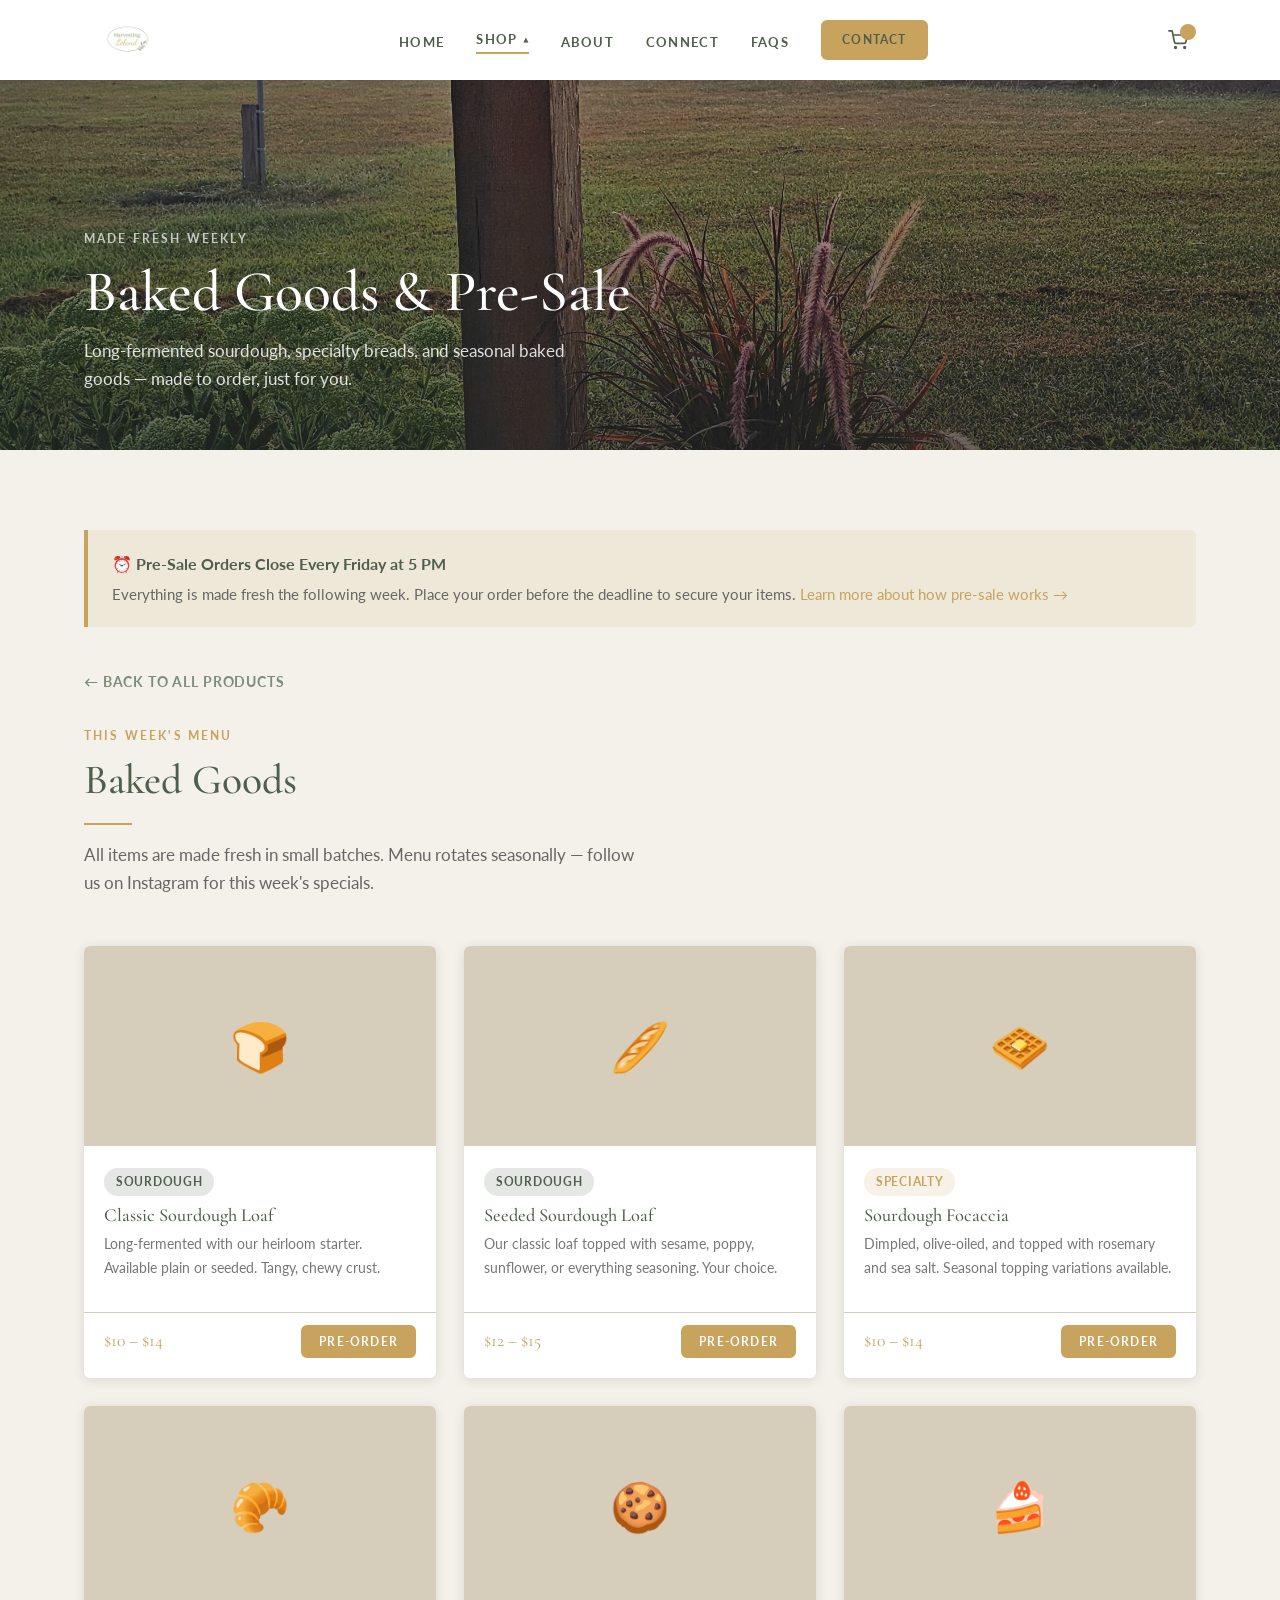
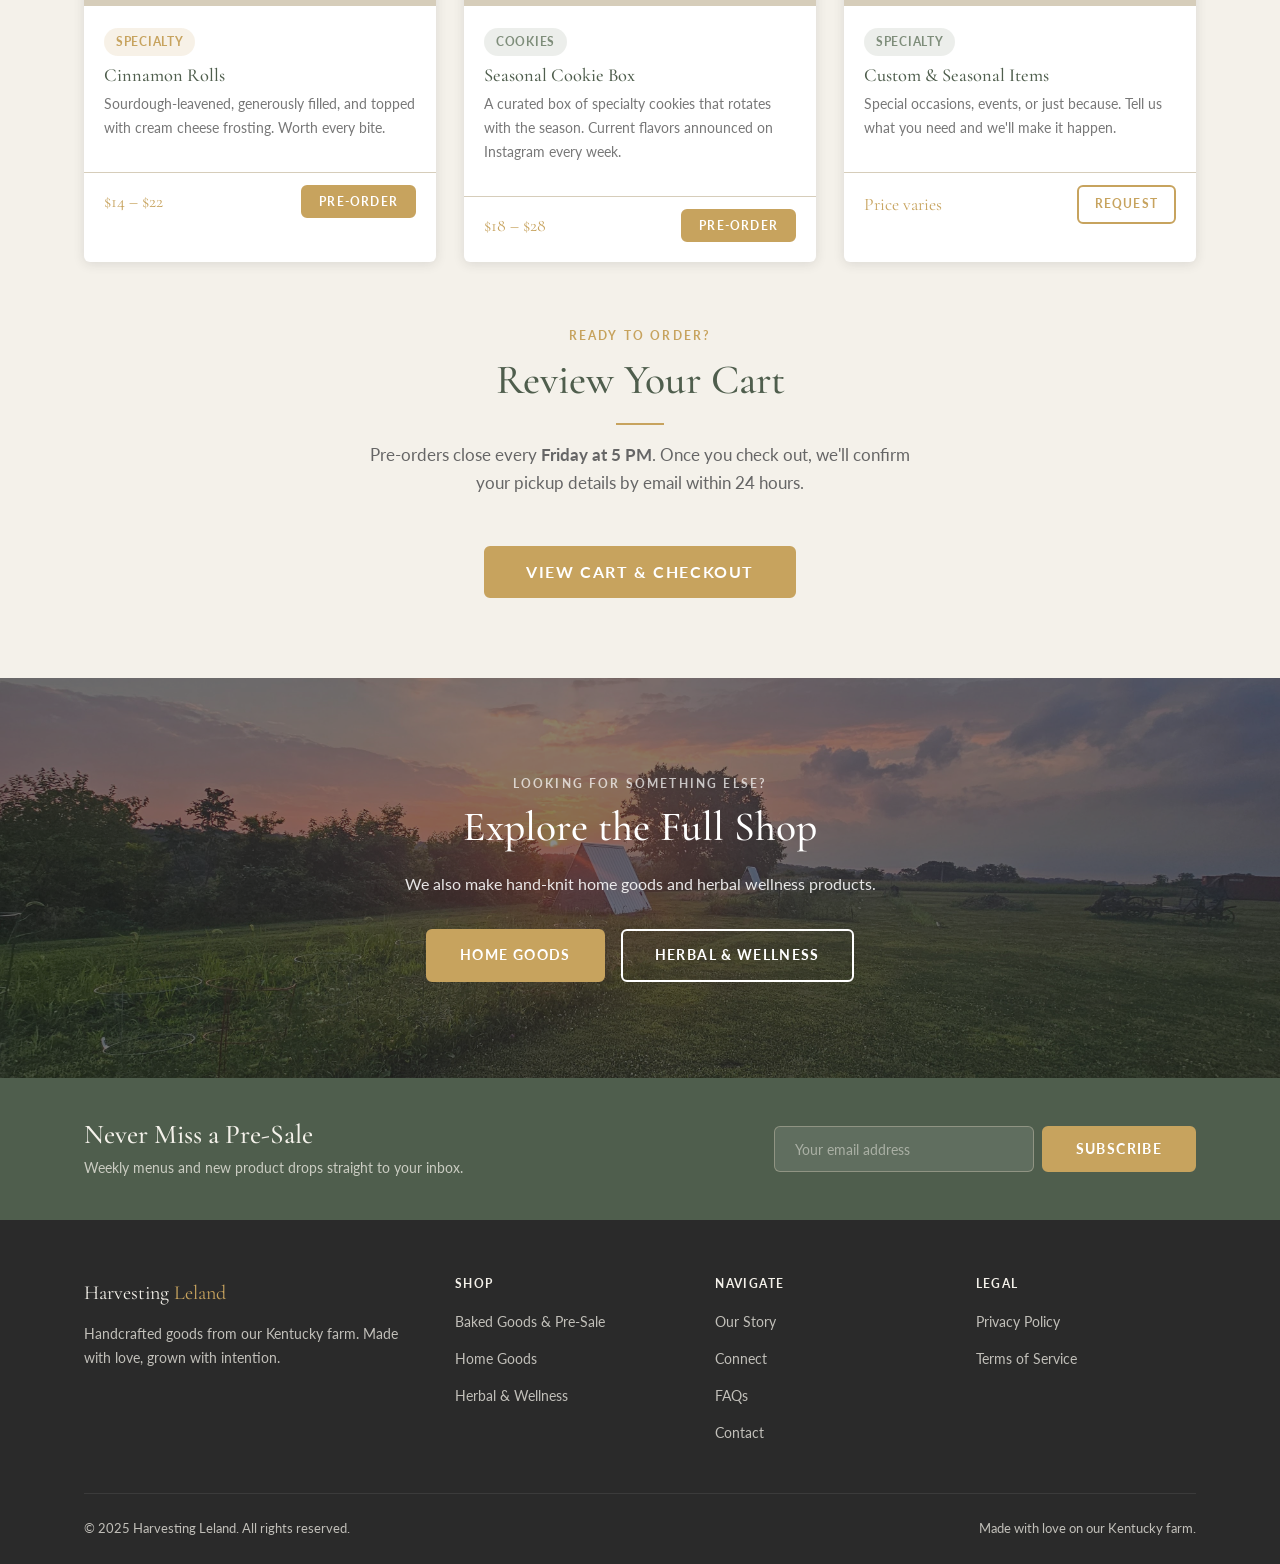
<file: shop-baked-goods.html>
<!DOCTYPE html>
<html lang="en">
<head>
  <meta charset="UTF-8" />
  <meta name="viewport" content="width=device-width, initial-scale=1.0" />
  <title>Baked Goods & Pre-Sale — Harvesting Leland</title>
  <meta name="description" content="Pre-order fresh sourdough, specialty breads, seasonal cookies, and baked goods from Harvesting Leland. Orders close every Friday at 5 PM." />
  <link rel="canonical" href="https://www.harvestingleland.com/shop-baked-goods.html" />
  <link rel="stylesheet" href="css/global.css" />
  <style>
    .pre-sale-notice {
      background: rgba(199,163,94,0.12);
      border-left: 4px solid var(--wheat);
      padding: 1.25rem 1.5rem;
      border-radius: 0 var(--radius) var(--radius) 0;
      margin-bottom: 2.5rem;
    }
    .pre-sale-notice strong { color: var(--forest); }
    .pre-sale-notice p { color: #666; font-size: 0.92rem; margin: 0.3rem 0 0; }
  </style>
  <!-- Snipcart v3 -->
  <link rel="preconnect" href="https://app.snipcart.com" />
  <link rel="preconnect" href="https://cdn.snipcart.com" />
  <link rel="stylesheet" href="https://cdn.snipcart.com/themes/v3.7.2/default/snipcart.css" />
</head>
<body>

  <!-- NAV -->
  <nav class="nav scrolled" id="mainNav">
    <div class="nav__inner">
      <a href="index.html" class="nav__logo-link"><img src="images/logo.png" alt="Harvesting Leland" class="nav__logo-img" /></a>
      <ul class="nav__links" id="navLinks">
        <li><a href="index.html">Home</a></li>
        <li class="nav__dropdown open">
          <a href="shop.html" class="nav__dropdown-toggle active">Shop <span class="nav__caret">&#9662;</span></a>
          <ul class="nav__dropdown-menu">
            <li><a href="shop-baked-goods.html" class="active">Baked Goods &amp; Pre-Sale</a></li>
            <li><a href="shop-home-goods.html">Home Goods</a></li>
            <li><a href="shop-herbal.html">Herbal &amp; Wellness</a></li>
          </ul>
        </li>
        <li><a href="about.html">About</a></li>
        <li><a href="connect.html">Connect</a></li>
        <li><a href="faq.html">FAQs</a></li>
        <li><a href="contact.html" class="btn btn--wheat">Contact</a></li>
      </ul>
            <button class="snipcart-checkout nav__cart-btn" aria-label="View cart">
        <svg width="20" height="20" viewBox="0 0 24 24" fill="none" stroke="currentColor" stroke-width="2" stroke-linecap="round" stroke-linejoin="round"><circle cx="9" cy="21" r="1"></circle><circle cx="20" cy="21" r="1"></circle><path d="M1 1h4l2.68 13.39a2 2 0 0 0 2 1.61h9.72a2 2 0 0 0 2-1.61L23 6H6"></path></svg>
        <span class="snipcart-items-count nav__cart-count"></span>
      </button>
      <button class="nav__toggle" id="navToggle" aria-label="Toggle navigation">
        <span></span><span></span><span></span>
      </button>
    </div>
  </nav>

  <!-- PAGE HERO -->
  <div class="page-hero" style="padding-top:5rem; min-height:50vh;">
    <div class="page-hero__bg" style="background-image: url('images/misty-porch.jpg');"></div>
    <div class="page-hero__overlay"></div>
    <div class="page-hero__content">
      <span class="eyebrow" style="color:rgba(255,255,255,0.7);">Made Fresh Weekly</span>
      <h1>Baked Goods &amp; Pre-Sale</h1>
      <p>Long-fermented sourdough, specialty breads, and seasonal baked goods — made to order, just for you.</p>
    </div>
  </div>

  <!-- CONTENT -->
  <section class="section">
    <div class="container">

      <div class="pre-sale-notice reveal">
        <strong>&#x23F0; Pre-Sale Orders Close Every Friday at 5 PM</strong>
        <p>Everything is made fresh the following week. Place your order before the deadline to secure your items. <a href="faq.html#pre-sale" style="color:var(--wheat);">Learn more about how pre-sale works →</a></p>
      </div>

      <!-- Back link -->
      <p style="margin-bottom:2rem;"><a href="shop.html" style="color:var(--sage); font-size:0.88rem; font-weight:700; letter-spacing:0.06em; text-transform:uppercase;">← Back to All Products</a></p>

      <div class="section-header">
        <span class="eyebrow">This Week's Menu</span>
        <h2>Baked Goods</h2>
        <div class="divider"></div>
        <p style="color:#666;">All items are made fresh in small batches. Menu rotates seasonally — follow us on Instagram for this week's specials.</p>
      </div>

      <div class="product-grid reveal">

        <div class="product-card">
          <div class="product-card__img">🍞</div>
          <div class="product-card__body">
            <span class="badge badge--forest" style="margin-bottom:0.5rem;">Sourdough</span>
            <h4>Classic Sourdough Loaf</h4>
            <p class="desc">Long-fermented with our heirloom starter. Available plain or seeded. Tangy, chewy crust.</p>
          </div>
          <div class="product-card__footer">
            <span class="product-card__price">$10 – $14</span>
            <button class="snipcart-add-item btn btn--wheat" data-item-id="sourdough-classic" data-item-name="Classic Sourdough Loaf" data-item-price="10.00" data-item-url="/shop-baked-goods.html" data-item-description="Pre-sale item - local pickup. Long-fermented with our heirloom starter." data-item-custom1-name="Size" data-item-custom1-options="1 lb / $10|2 lb / $14[+4.00]" style="font-size:0.75rem; padding:0.45rem 1rem;">Pre-Order</button>
          </div>
        </div>

        <div class="product-card">
          <div class="product-card__img">🥖</div>
          <div class="product-card__body">
            <span class="badge badge--forest" style="margin-bottom:0.5rem;">Sourdough</span>
            <h4>Seeded Sourdough Loaf</h4>
            <p class="desc">Our classic loaf topped with sesame, poppy, sunflower, or everything seasoning. Your choice.</p>
          </div>
          <div class="product-card__footer">
            <span class="product-card__price">$12 – $15</span>
            <button class="snipcart-add-item btn btn--wheat" data-item-id="sourdough-seeded" data-item-name="Seeded Sourdough Loaf" data-item-price="12.00" data-item-url="/shop-baked-goods.html" data-item-description="Pre-sale item - local pickup. Classic loaf topped with your choice of seeds." data-item-custom1-name="Topping" data-item-custom1-options="Sesame|Poppy|Sunflower|Everything[+3.00]" style="font-size:0.75rem; padding:0.45rem 1rem;">Pre-Order</button>
          </div>
        </div>

        <div class="product-card">
          <div class="product-card__img">🧇</div>
          <div class="product-card__body">
            <span class="badge badge--wheat" style="margin-bottom:0.5rem;">Specialty</span>
            <h4>Sourdough Focaccia</h4>
            <p class="desc">Dimpled, olive-oiled, and topped with rosemary and sea salt. Seasonal topping variations available.</p>
          </div>
          <div class="product-card__footer">
            <span class="product-card__price">$10 – $14</span>
            <button class="snipcart-add-item btn btn--wheat" data-item-id="sourdough-focaccia" data-item-name="Sourdough Focaccia" data-item-price="10.00" data-item-url="/shop-baked-goods.html" data-item-description="Pre-sale item - local pickup. Olive-oiled with rosemary and sea salt." data-item-custom1-name="Size" data-item-custom1-options="Half Sheet|Full Sheet[+4.00]" style="font-size:0.75rem; padding:0.45rem 1rem;">Pre-Order</button>
          </div>
        </div>

        <div class="product-card">
          <div class="product-card__img">🥐</div>
          <div class="product-card__body">
            <span class="badge badge--wheat" style="margin-bottom:0.5rem;">Specialty</span>
            <h4>Cinnamon Rolls</h4>
            <p class="desc">Sourdough-leavened, generously filled, and topped with cream cheese frosting. Worth every bite.</p>
          </div>
          <div class="product-card__footer">
            <span class="product-card__price">$14 – $22</span>
            <button class="snipcart-add-item btn btn--wheat" data-item-id="cinnamon-rolls" data-item-name="Sourdough Cinnamon Rolls" data-item-price="14.00" data-item-url="/shop-baked-goods.html" data-item-description="Pre-sale item - local pickup. Sourdough-leavened with cream cheese frosting." data-item-custom1-name="Quantity" data-item-custom1-options="Half Dozen (6)|Full Dozen (12)[+8.00]" style="font-size:0.75rem; padding:0.45rem 1rem;">Pre-Order</button>
          </div>
        </div>

        <div class="product-card">
          <div class="product-card__img">🍪</div>
          <div class="product-card__body">
            <span class="badge badge--sage" style="margin-bottom:0.5rem;">Cookies</span>
            <h4>Seasonal Cookie Box</h4>
            <p class="desc">A curated box of specialty cookies that rotates with the season. Current flavors announced on Instagram every week.</p>
          </div>
          <div class="product-card__footer">
            <span class="product-card__price">$18 – $28</span>
            <button class="snipcart-add-item btn btn--wheat" data-item-id="seasonal-cookie-box" data-item-name="Seasonal Cookie Box" data-item-price="18.00" data-item-url="/shop-baked-goods.html" data-item-description="Pre-sale item - local pickup. Specialty cookies rotating with the season." data-item-custom1-name="Box Size" data-item-custom1-options="Small (6 cookies)|Large (12 cookies)[+10.00]" style="font-size:0.75rem; padding:0.45rem 1rem;">Pre-Order</button>
          </div>
        </div>

        <div class="product-card">
          <div class="product-card__img">🍰</div>
          <div class="product-card__body">
            <span class="badge badge--sage" style="margin-bottom:0.5rem;">Specialty</span>
            <h4>Custom &amp; Seasonal Items</h4>
            <p class="desc">Special occasions, events, or just because. Tell us what you need and we'll make it happen.</p>
          </div>
          <div class="product-card__footer">
            <span class="product-card__price">Price varies</span>
            <a href="connect.html" class="btn btn--outline" style="font-size:0.75rem; padding:0.45rem 1rem;">Request</a>
          </div>
        </div>

      </div>

      <!-- CART CTA -->
      <div id="order-form" style="margin-top:4rem;">
        <div class="section-header center">
          <span class="eyebrow">Ready to Order?</span>
          <h2>Review Your Cart</h2>
          <div class="divider divider--center"></div>
          <p>Pre-orders close every <strong>Friday at 5 PM</strong>. Once you check out, we'll confirm your pickup details by email within 24 hours.</p>
        </div>
        <div style="text-align:center; margin-top:0;">
          <button class="snipcart-checkout btn btn--wheat" style="font-size:1rem; padding:0.9rem 2.5rem;">View Cart &amp; Checkout</button>
        </div>
      </div>

    </div>
  </section>

  <!-- CTA -->
  <section class="cta-banner">
    <div class="cta-banner__bg" style="background-image: url('images/farm-field.jpg');"></div>
    <div class="cta-banner__overlay"></div>
    <div class="cta-banner__content reveal">
      <span class="eyebrow" style="color:rgba(255,255,255,0.7);">Looking for Something Else?</span>
      <h2>Explore the Full Shop</h2>
      <p>We also make hand-knit home goods and herbal wellness products.</p>
      <div style="display:flex; gap:1rem; justify-content:center; flex-wrap:wrap;">
        <a href="shop-home-goods.html" class="btn btn--wheat">Home Goods</a>
        <a href="shop-herbal.html" class="btn btn--outline-white">Herbal &amp; Wellness</a>
      </div>
    </div>
  </section>

  <!-- NEWSLETTER -->
  <div class="newsletter-bar">
    <div class="newsletter-bar__inner">
      <div class="newsletter-bar__text">
        <h3>Never Miss a Pre-Sale</h3>
        <p>Weekly menus and new product drops straight to your inbox.</p>
      </div>
      <div class="newsletter-bar__form">
        <input type="email" placeholder="Your email address" aria-label="Email address" />
        <button class="btn btn--wheat">Subscribe</button>
      </div>
    </div>
  </div>

  <!-- FOOTER -->
  <footer class="footer">
    <div class="container">
      <div class="footer__grid">
        <div class="footer__brand">
          <span class="logo-text">Harvesting <span>Leland</span></span>
          <p>Handcrafted goods from our Kentucky farm. Made with love, grown with intention.</p>
        </div>
        <div class="footer__col">
          <h4>Shop</h4>
          <ul>
            <li><a href="shop-baked-goods.html">Baked Goods &amp; Pre-Sale</a></li>
            <li><a href="shop-home-goods.html">Home Goods</a></li>
            <li><a href="shop-herbal.html">Herbal &amp; Wellness</a></li>
          </ul>
        </div>
        <div class="footer__col">
          <h4>Navigate</h4>
          <ul>
            <li><a href="about.html">Our Story</a></li>
            <li><a href="connect.html">Connect</a></li>
            <li><a href="faq.html">FAQs</a></li>
            <li><a href="contact.html">Contact</a></li>
          </ul>
        </div>
        <div class="footer__col">
          <h4>Legal</h4>
          <ul>
            <li><a href="privacy.html">Privacy Policy</a></li>
            <li><a href="terms.html">Terms of Service</a></li>
          </ul>
        </div>
      </div>
      <div class="footer__bottom">
        <span>&copy; 2025 Harvesting Leland. All rights reserved.</span>
        <span>Made with love on our Kentucky farm.</span>
      </div>
    </div>
  </footer>

  <script>
    const nav = document.getElementById('mainNav');
    const toggle = document.getElementById('navToggle');
    const links  = document.getElementById('navLinks');
    toggle.addEventListener('click', () => { toggle.classList.toggle('open'); links.classList.toggle('open'); });
    document.querySelectorAll('.nav__dropdown-toggle').forEach(btn => {
      btn.addEventListener('click', (e) => {
        if (window.innerWidth <= 820) {
          e.preventDefault();
          btn.closest('.nav__dropdown').classList.toggle('open');
        }
      });
    });
    const revealEls = document.querySelectorAll('.reveal');
    const observer = new IntersectionObserver((entries) => {
      entries.forEach(e => { if (e.isIntersecting) { e.target.classList.add('visible'); observer.unobserve(e.target); } });
    }, { threshold: 0.1 });
    revealEls.forEach(el => observer.observe(el));
  </script>
  <div hidden id="snipcart"
    data-api-key="YWMwYTRiYzMtM2RiMC00MjJhLTg3ZTUtMTU1OWIxNTFlMjMwNjM5MDgzNjMzMDQ2NzQzNzcx"
    data-config-modal-style="side">
  </div>
  <script async src="https://cdn.snipcart.com/themes/v3.7.2/default/snipcart.js"></script>
</body>
</html>
</file>
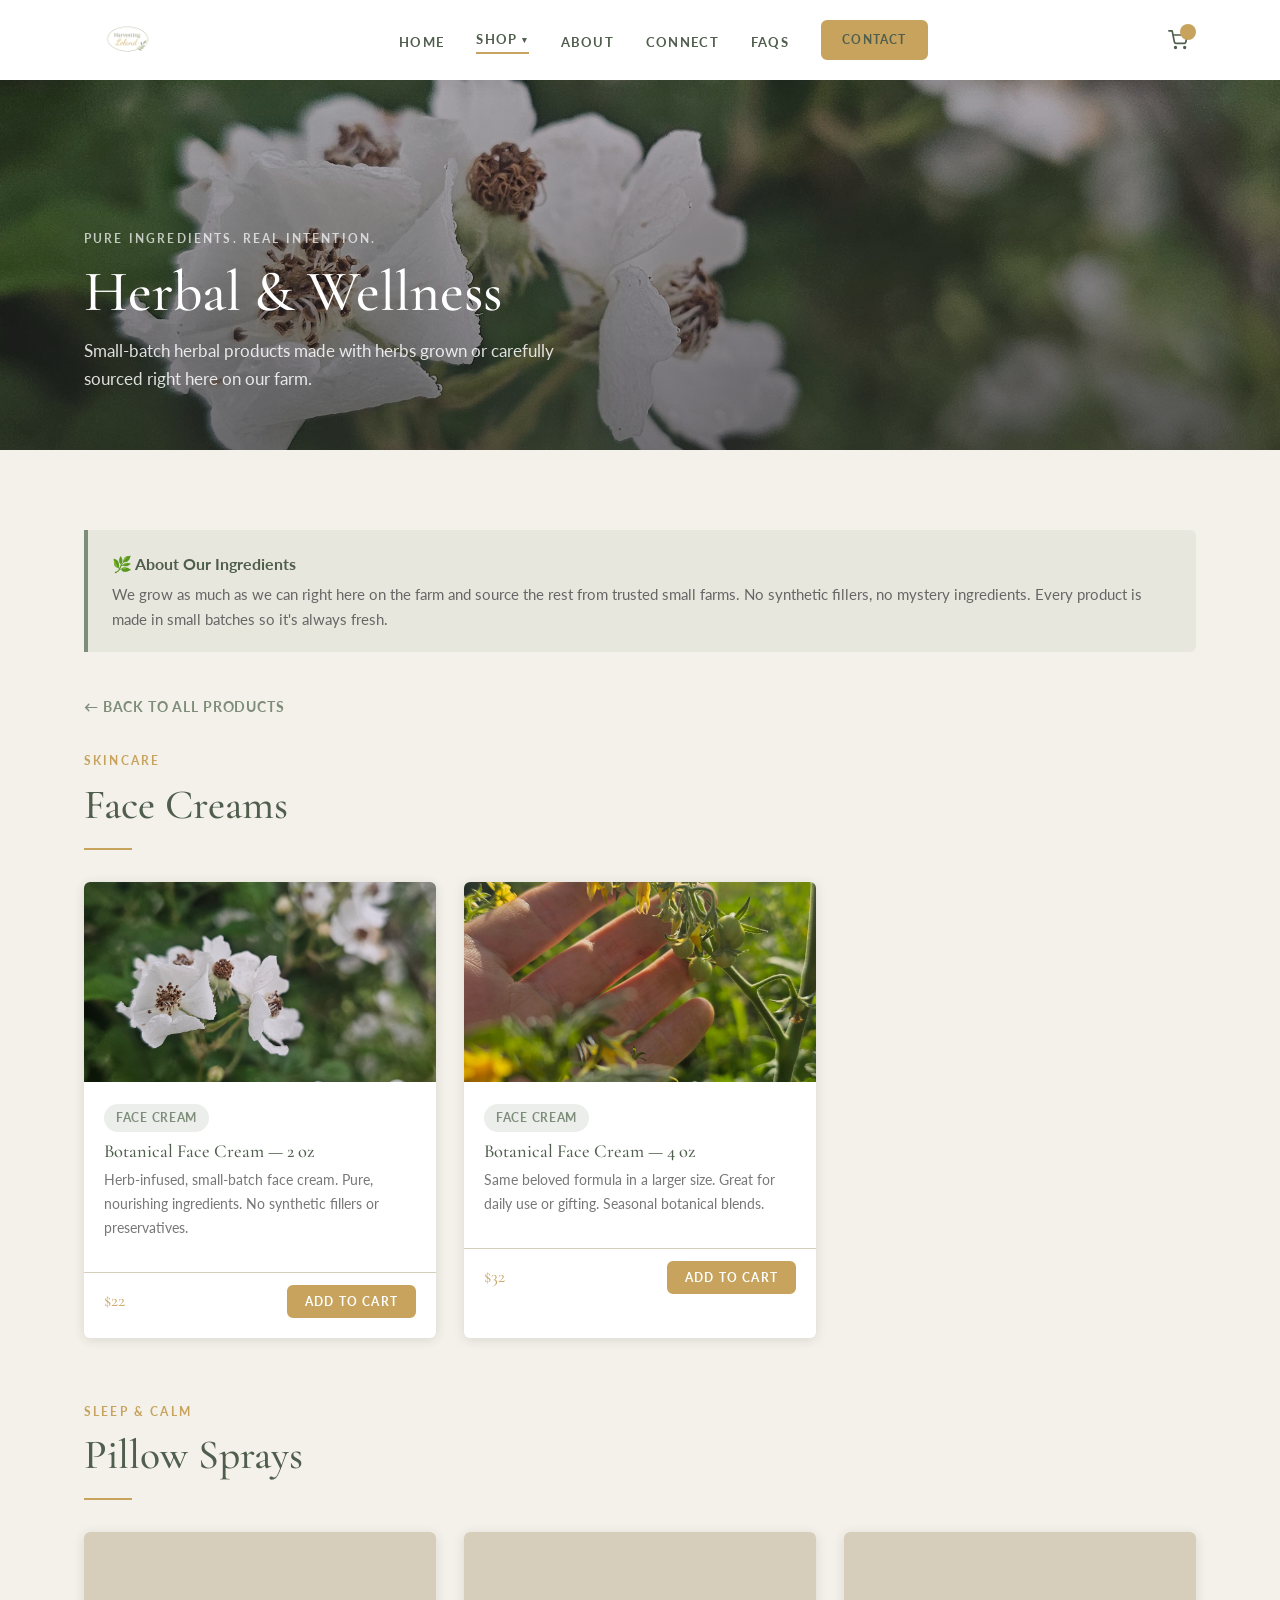
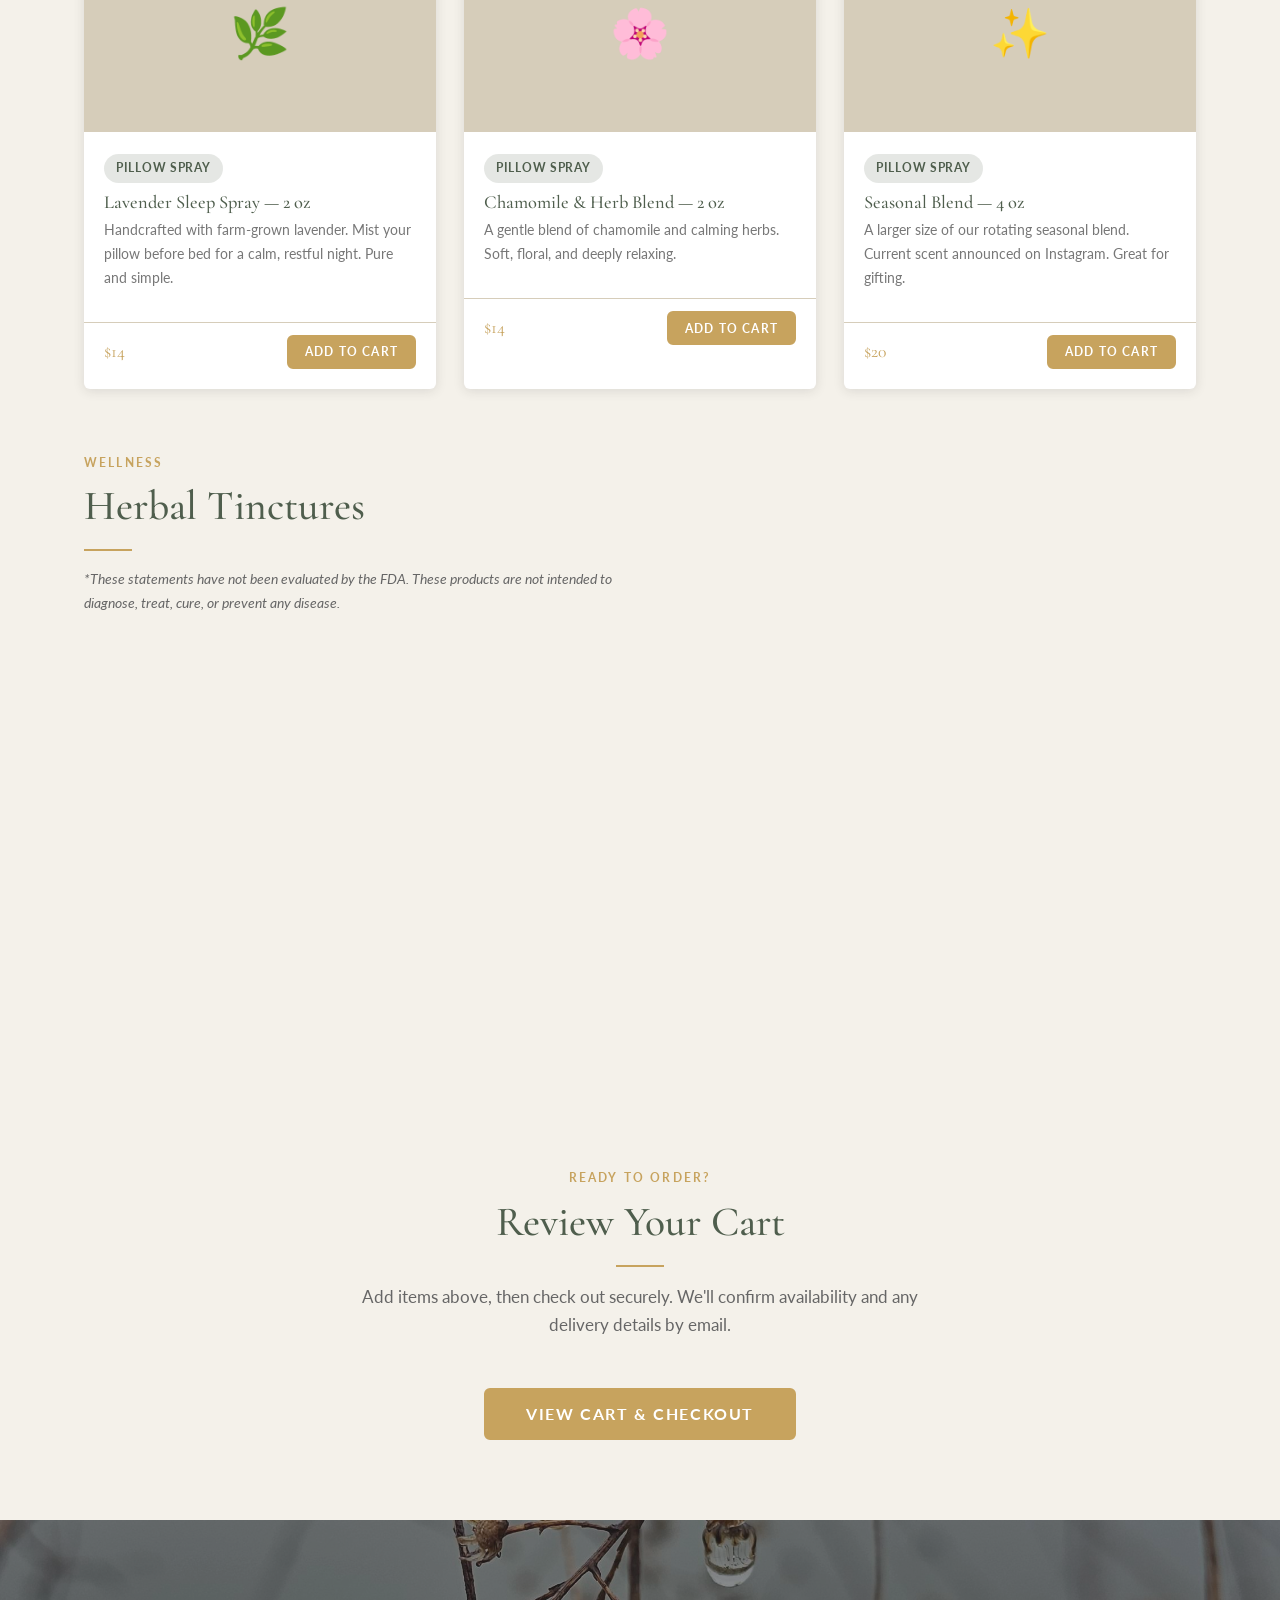
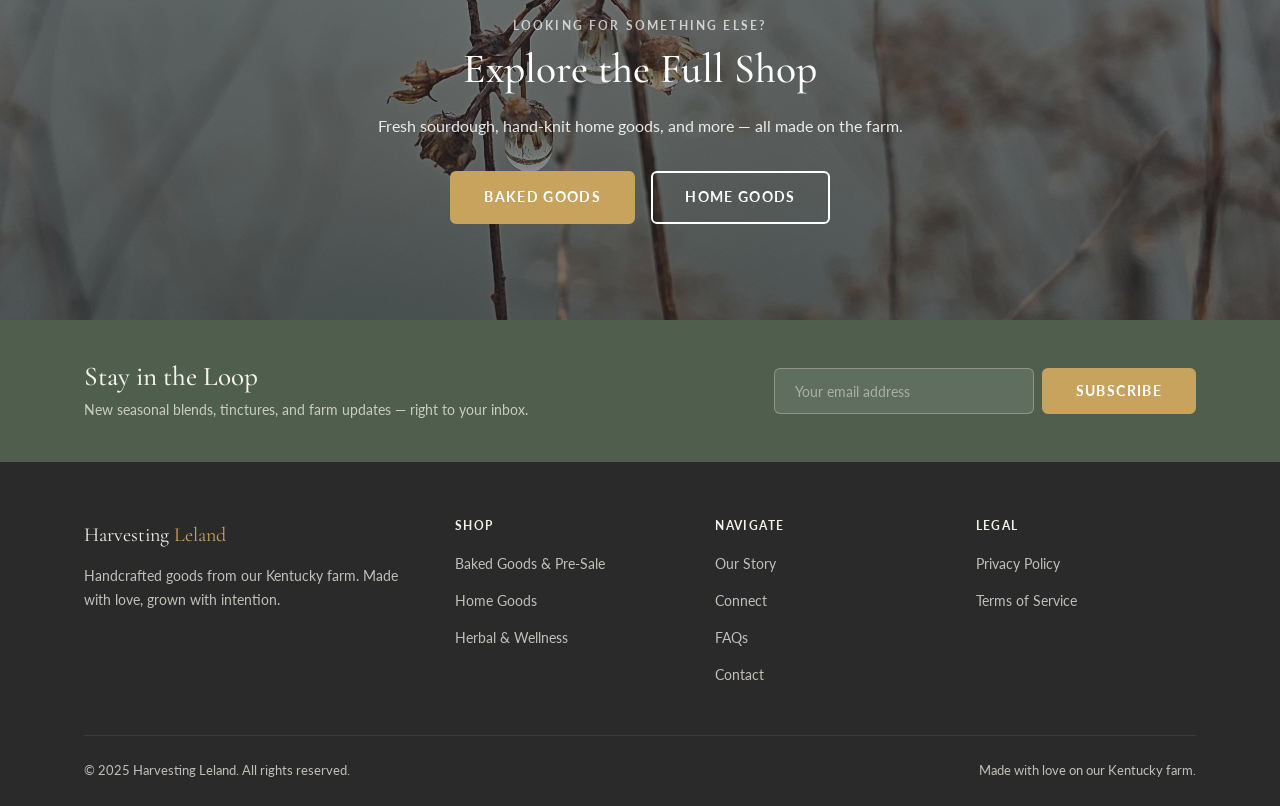
<file: shop-herbal.html>
<!DOCTYPE html>
<html lang="en">
<head>
  <meta charset="UTF-8" />
  <meta name="viewport" content="width=device-width, initial-scale=1.0" />
  <title>Herbal & Wellness — Harvesting Leland</title>
  <meta name="description" content="Small-batch herbal face creams, pillow sprays, and tinctures made with farm-grown herbs at Harvesting Leland." />
  <link rel="canonical" href="https://www.harvestingleland.com/shop-herbal.html" />
  <link rel="stylesheet" href="css/global.css" />
  <!-- Snipcart v3 -->
  <link rel="preconnect" href="https://app.snipcart.com" />
  <link rel="preconnect" href="https://cdn.snipcart.com" />
  <link rel="stylesheet" href="https://cdn.snipcart.com/themes/v3.7.2/default/snipcart.css" />
</head>
<body>

  <!-- NAV -->
  <nav class="nav scrolled" id="mainNav">
    <div class="nav__inner">
      <a href="index.html" class="nav__logo-link"><img src="images/logo.png" alt="Harvesting Leland" class="nav__logo-img" /></a>
      <ul class="nav__links" id="navLinks">
        <li><a href="index.html">Home</a></li>
        <li class="nav__dropdown">
          <a href="shop.html" class="nav__dropdown-toggle active">Shop <span class="nav__caret">&#9662;</span></a>
          <ul class="nav__dropdown-menu">
            <li><a href="shop-baked-goods.html">Baked Goods &amp; Pre-Sale</a></li>
            <li><a href="shop-home-goods.html">Home Goods</a></li>
            <li><a href="shop-herbal.html" class="active">Herbal &amp; Wellness</a></li>
          </ul>
        </li>
        <li><a href="about.html">About</a></li>
        <li><a href="connect.html">Connect</a></li>
        <li><a href="faq.html">FAQs</a></li>
        <li><a href="contact.html" class="btn btn--wheat">Contact</a></li>
      </ul>
            <button class="snipcart-checkout nav__cart-btn" aria-label="View cart">
        <svg width="20" height="20" viewBox="0 0 24 24" fill="none" stroke="currentColor" stroke-width="2" stroke-linecap="round" stroke-linejoin="round"><circle cx="9" cy="21" r="1"></circle><circle cx="20" cy="21" r="1"></circle><path d="M1 1h4l2.68 13.39a2 2 0 0 0 2 1.61h9.72a2 2 0 0 0 2-1.61L23 6H6"></path></svg>
        <span class="snipcart-items-count nav__cart-count"></span>
      </button>
      <button class="nav__toggle" id="navToggle" aria-label="Toggle navigation">
        <span></span><span></span><span></span>
      </button>
    </div>
  </nav>

  <!-- PAGE HERO -->
  <div class="page-hero" style="padding-top:5rem; min-height:50vh;">
    <div class="page-hero__bg" style="background-image: url('images/wildflowers.jpg');"></div>
    <div class="page-hero__overlay"></div>
    <div class="page-hero__content">
      <span class="eyebrow" style="color:rgba(255,255,255,0.7);">Pure Ingredients. Real Intention.</span>
      <h1>Herbal &amp; Wellness</h1>
      <p>Small-batch herbal products made with herbs grown or carefully sourced right here on our farm.</p>
    </div>
  </div>

  <!-- CONTENT -->
  <section class="section">
    <div class="container">

      <!-- Ingredient note -->
      <div style="background:rgba(126,141,122,0.1); border-left:4px solid var(--sage); padding:1.25rem 1.5rem; border-radius:0 var(--radius) var(--radius) 0; margin-bottom:2.5rem;" class="reveal">
        <strong style="color:var(--forest);">🌿 About Our Ingredients</strong>
        <p style="color:#666; font-size:0.92rem; margin:0.3rem 0 0;">We grow as much as we can right here on the farm and source the rest from trusted small farms. No synthetic fillers, no mystery ingredients. Every product is made in small batches so it's always fresh.</p>
      </div>

      <p style="margin-bottom:2rem;"><a href="shop.html" style="color:var(--sage); font-size:0.88rem; font-weight:700; letter-spacing:0.06em; text-transform:uppercase;">← Back to All Products</a></p>

      <!-- Face Creams -->
      <div class="section-header" style="margin-bottom:2rem;">
        <span class="eyebrow">Skincare</span>
        <h2>Face Creams</h2>
        <div class="divider"></div>
      </div>
      <div class="product-grid reveal" style="margin-bottom:4rem;">

        <div class="product-card">
          <div class="product-card__img" style="overflow:hidden;">
            <img src="images/wildflowers.jpg" alt="Botanical face cream" style="width:100%; height:100%; object-fit:cover;" />
          </div>
          <div class="product-card__body">
            <span class="badge badge--sage" style="margin-bottom:0.5rem;">Face Cream</span>
            <h4>Botanical Face Cream — 2 oz</h4>
            <p class="desc">Herb-infused, small-batch face cream. Pure, nourishing ingredients. No synthetic fillers or preservatives.</p>
          </div>
          <div class="product-card__footer">
            <span class="product-card__price">$22</span>
            <button class="snipcart-add-item btn btn--wheat" data-item-id="botanical-face-cream-2oz" data-item-name="Botanical Face Cream — 2 oz" data-item-price="22.00" data-item-url="/shop-herbal.html" data-item-description="Herb-infused, small-batch face cream. Pure, nourishing ingredients. No synthetic fillers." data-item-image="/images/wildflowers.jpg" style="font-size:0.75rem; padding:0.45rem 1rem;">Add to Cart</button>
          </div>
        </div>

        <div class="product-card">
          <div class="product-card__img" style="overflow:hidden;">
            <img src="images/garden-hands.jpg" alt="Herbal face cream" style="width:100%; height:100%; object-fit:cover;" />
          </div>
          <div class="product-card__body">
            <span class="badge badge--sage" style="margin-bottom:0.5rem;">Face Cream</span>
            <h4>Botanical Face Cream — 4 oz</h4>
            <p class="desc">Same beloved formula in a larger size. Great for daily use or gifting. Seasonal botanical blends.</p>
          </div>
          <div class="product-card__footer">
            <span class="product-card__price">$32</span>
            <button class="snipcart-add-item btn btn--wheat" data-item-id="botanical-face-cream-4oz" data-item-name="Botanical Face Cream — 4 oz" data-item-price="32.00" data-item-url="/shop-herbal.html" data-item-description="Same beloved formula in a larger size. Great for daily use or gifting. Seasonal botanical blends." data-item-image="/images/garden-hands.jpg" style="font-size:0.75rem; padding:0.45rem 1rem;">Add to Cart</button>
          </div>
        </div>

      </div>

      <!-- Pillow Sprays -->
      <div class="section-header" style="margin-bottom:2rem;">
        <span class="eyebrow">Sleep &amp; Calm</span>
        <h2>Pillow Sprays</h2>
        <div class="divider"></div>
      </div>
      <div class="product-grid reveal" style="margin-bottom:4rem;">

        <div class="product-card">
          <div class="product-card__img">🌿</div>
          <div class="product-card__body">
            <span class="badge badge--forest" style="margin-bottom:0.5rem;">Pillow Spray</span>
            <h4>Lavender Sleep Spray — 2 oz</h4>
            <p class="desc">Handcrafted with farm-grown lavender. Mist your pillow before bed for a calm, restful night. Pure and simple.</p>
          </div>
          <div class="product-card__footer">
            <span class="product-card__price">$14</span>
            <button class="snipcart-add-item btn btn--wheat" data-item-id="lavender-sleep-spray-2oz" data-item-name="Lavender Sleep Spray — 2 oz" data-item-price="14.00" data-item-url="/shop-herbal.html" data-item-description="Handcrafted with farm-grown lavender. Mist your pillow before bed for a calm, restful night." style="font-size:0.75rem; padding:0.45rem 1rem;">Add to Cart</button>
          </div>
        </div>

        <div class="product-card">
          <div class="product-card__img">🌸</div>
          <div class="product-card__body">
            <span class="badge badge--forest" style="margin-bottom:0.5rem;">Pillow Spray</span>
            <h4>Chamomile &amp; Herb Blend — 2 oz</h4>
            <p class="desc">A gentle blend of chamomile and calming herbs. Soft, floral, and deeply relaxing.</p>
          </div>
          <div class="product-card__footer">
            <span class="product-card__price">$14</span>
            <button class="snipcart-add-item btn btn--wheat" data-item-id="chamomile-herb-blend-2oz" data-item-name="Chamomile &amp; Herb Blend — 2 oz" data-item-price="14.00" data-item-url="/shop-herbal.html" data-item-description="A gentle blend of chamomile and calming herbs. Soft, floral, and deeply relaxing." style="font-size:0.75rem; padding:0.45rem 1rem;">Add to Cart</button>
          </div>
        </div>

        <div class="product-card">
          <div class="product-card__img">✨</div>
          <div class="product-card__body">
            <span class="badge badge--forest" style="margin-bottom:0.5rem;">Pillow Spray</span>
            <h4>Seasonal Blend — 4 oz</h4>
            <p class="desc">A larger size of our rotating seasonal blend. Current scent announced on Instagram. Great for gifting.</p>
          </div>
          <div class="product-card__footer">
            <span class="product-card__price">$20</span>
            <button class="snipcart-add-item btn btn--wheat" data-item-id="seasonal-blend-spray-4oz" data-item-name="Seasonal Pillow Spray — 4 oz" data-item-price="20.00" data-item-url="/shop-herbal.html" data-item-description="A larger size of our rotating seasonal blend. Current scent announced on Instagram. Great for gifting." style="font-size:0.75rem; padding:0.45rem 1rem;">Add to Cart</button>
          </div>
        </div>

      </div>

      <!-- Tinctures -->
      <div class="section-header" style="margin-bottom:2rem;">
        <span class="eyebrow">Wellness</span>
        <h2>Herbal Tinctures</h2>
        <div class="divider"></div>
        <p style="color:#666; margin-top:0.5rem; font-size:0.9rem;"><em>*These statements have not been evaluated by the FDA. These products are not intended to diagnose, treat, cure, or prevent any disease.</em></p>
      </div>
      <div class="product-grid reveal" style="margin-bottom:4rem;">

        <div class="product-card">
          <div class="product-card__img">🫙</div>
          <div class="product-card__body">
            <span class="badge badge--sage" style="margin-bottom:0.5rem;">Tincture</span>
            <h4>Seasonal Herbal Tincture — 1 oz</h4>
            <p class="desc">Carefully crafted tinctures using herbs grown or sourced with intention. Seasonal and limited availability.</p>
          </div>
          <div class="product-card__footer">
            <span class="product-card__price">$18 – $24</span>
            <button class="snipcart-add-item btn btn--wheat" data-item-id="herbal-tincture-1oz" data-item-name="Seasonal Herbal Tincture — 1 oz" data-item-price="18.00" data-item-url="/shop-herbal.html" data-item-description="Carefully crafted tinctures using herbs grown or sourced with intention. Seasonal and limited availability." data-item-custom1-name="Formula" data-item-custom1-options="Standard|Enhanced Blend[+6.00]" style="font-size:0.75rem; padding:0.45rem 1rem;">Add to Cart</button>
          </div>
        </div>

        <div class="product-card">
          <div class="product-card__img">🫙</div>
          <div class="product-card__body">
            <span class="badge badge--sage" style="margin-bottom:0.5rem;">Tincture</span>
            <h4>Seasonal Herbal Tincture — 2 oz</h4>
            <p class="desc">A larger supply of our seasonal tinctures. Current formulas and availability announced seasonally.</p>
          </div>
          <div class="product-card__footer">
            <span class="product-card__price">$28 – $36</span>
            <button class="snipcart-add-item btn btn--wheat" data-item-id="herbal-tincture-2oz" data-item-name="Seasonal Herbal Tincture — 2 oz" data-item-price="28.00" data-item-url="/shop-herbal.html" data-item-description="A larger supply of our seasonal tinctures. Current formulas and availability announced seasonally." data-item-custom1-name="Formula" data-item-custom1-options="Standard|Enhanced Blend[+8.00]" style="font-size:0.75rem; padding:0.45rem 1rem;">Add to Cart</button>
          </div>
        </div>

      </div>

      <!-- CART CTA -->
      <div id="order-form" style="margin-top:4rem; text-align:center;">
        <div class="section-header center">
          <span class="eyebrow">Ready to Order?</span>
          <h2>Review Your Cart</h2>
          <div class="divider divider--center"></div>
          <p>Add items above, then check out securely. We'll confirm availability and any delivery details by email.</p>
        </div>
        <div style="margin-top:2rem;">
          <button class="snipcart-checkout btn btn--wheat" style="font-size:1rem; padding:0.9rem 2.5rem;">View Cart &amp; Checkout</button>
        </div>
      </div>

    </div>
  </section>

  <!-- CTA -->
  <section class="cta-banner">
    <div class="cta-banner__bg" style="background-image: url('images/waterdrops.jpg');"></div>
    <div class="cta-banner__overlay"></div>
    <div class="cta-banner__content reveal">
      <span class="eyebrow" style="color:rgba(255,255,255,0.7);">Looking for Something Else?</span>
      <h2>Explore the Full Shop</h2>
      <p>Fresh sourdough, hand-knit home goods, and more — all made on the farm.</p>
      <div style="display:flex; gap:1rem; justify-content:center; flex-wrap:wrap;">
        <a href="shop-baked-goods.html" class="btn btn--wheat">Baked Goods</a>
        <a href="shop-home-goods.html" class="btn btn--outline-white">Home Goods</a>
      </div>
    </div>
  </section>

  <!-- NEWSLETTER -->
  <div class="newsletter-bar">
    <div class="newsletter-bar__inner">
      <div class="newsletter-bar__text">
        <h3>Stay in the Loop</h3>
        <p>New seasonal blends, tinctures, and farm updates — right to your inbox.</p>
      </div>
      <div class="newsletter-bar__form">
        <input type="email" placeholder="Your email address" aria-label="Email address" />
        <button class="btn btn--wheat">Subscribe</button>
      </div>
    </div>
  </div>

  <!-- FOOTER -->
  <footer class="footer">
    <div class="container">
      <div class="footer__grid">
        <div class="footer__brand">
          <span class="logo-text">Harvesting <span>Leland</span></span>
          <p>Handcrafted goods from our Kentucky farm. Made with love, grown with intention.</p>
        </div>
        <div class="footer__col">
          <h4>Shop</h4>
          <ul>
            <li><a href="shop-baked-goods.html">Baked Goods &amp; Pre-Sale</a></li>
            <li><a href="shop-home-goods.html">Home Goods</a></li>
            <li><a href="shop-herbal.html">Herbal &amp; Wellness</a></li>
          </ul>
        </div>
        <div class="footer__col">
          <h4>Navigate</h4>
          <ul>
            <li><a href="about.html">Our Story</a></li>
            <li><a href="connect.html">Connect</a></li>
            <li><a href="faq.html">FAQs</a></li>
            <li><a href="contact.html">Contact</a></li>
          </ul>
        </div>
        <div class="footer__col">
          <h4>Legal</h4>
          <ul>
            <li><a href="privacy.html">Privacy Policy</a></li>
            <li><a href="terms.html">Terms of Service</a></li>
          </ul>
        </div>
      </div>
      <div class="footer__bottom">
        <span>&copy; 2025 Harvesting Leland. All rights reserved.</span>
        <span>Made with love on our Kentucky farm.</span>
      </div>
    </div>
  </footer>

  <script>
    const toggle = document.getElementById('navToggle');
    const links  = document.getElementById('navLinks');
    toggle.addEventListener('click', () => { toggle.classList.toggle('open'); links.classList.toggle('open'); });
    document.querySelectorAll('.nav__dropdown-toggle').forEach(btn => {
      btn.addEventListener('click', (e) => {
        if (window.innerWidth <= 820) {
          e.preventDefault();
          btn.closest('.nav__dropdown').classList.toggle('open');
        }
      });
    });
    const revealEls = document.querySelectorAll('.reveal');
    const observer = new IntersectionObserver((entries) => {
      entries.forEach(e => { if (e.isIntersecting) { e.target.classList.add('visible'); observer.unobserve(e.target); } });
    }, { threshold: 0.1 });
    revealEls.forEach(el => observer.observe(el));
  </script>
  <div hidden id="snipcart"
    data-api-key="YWMwYTRiYzMtM2RiMC00MjJhLTg3ZTUtMTU1OWIxNTFlMjMwNjM5MDgzNjMzMDQ2NzQzNzcx"
    data-config-modal-style="side">
  </div>
  <script async src="https://cdn.snipcart.com/themes/v3.7.2/default/snipcart.js"></script>
</body>
</html>
</file>
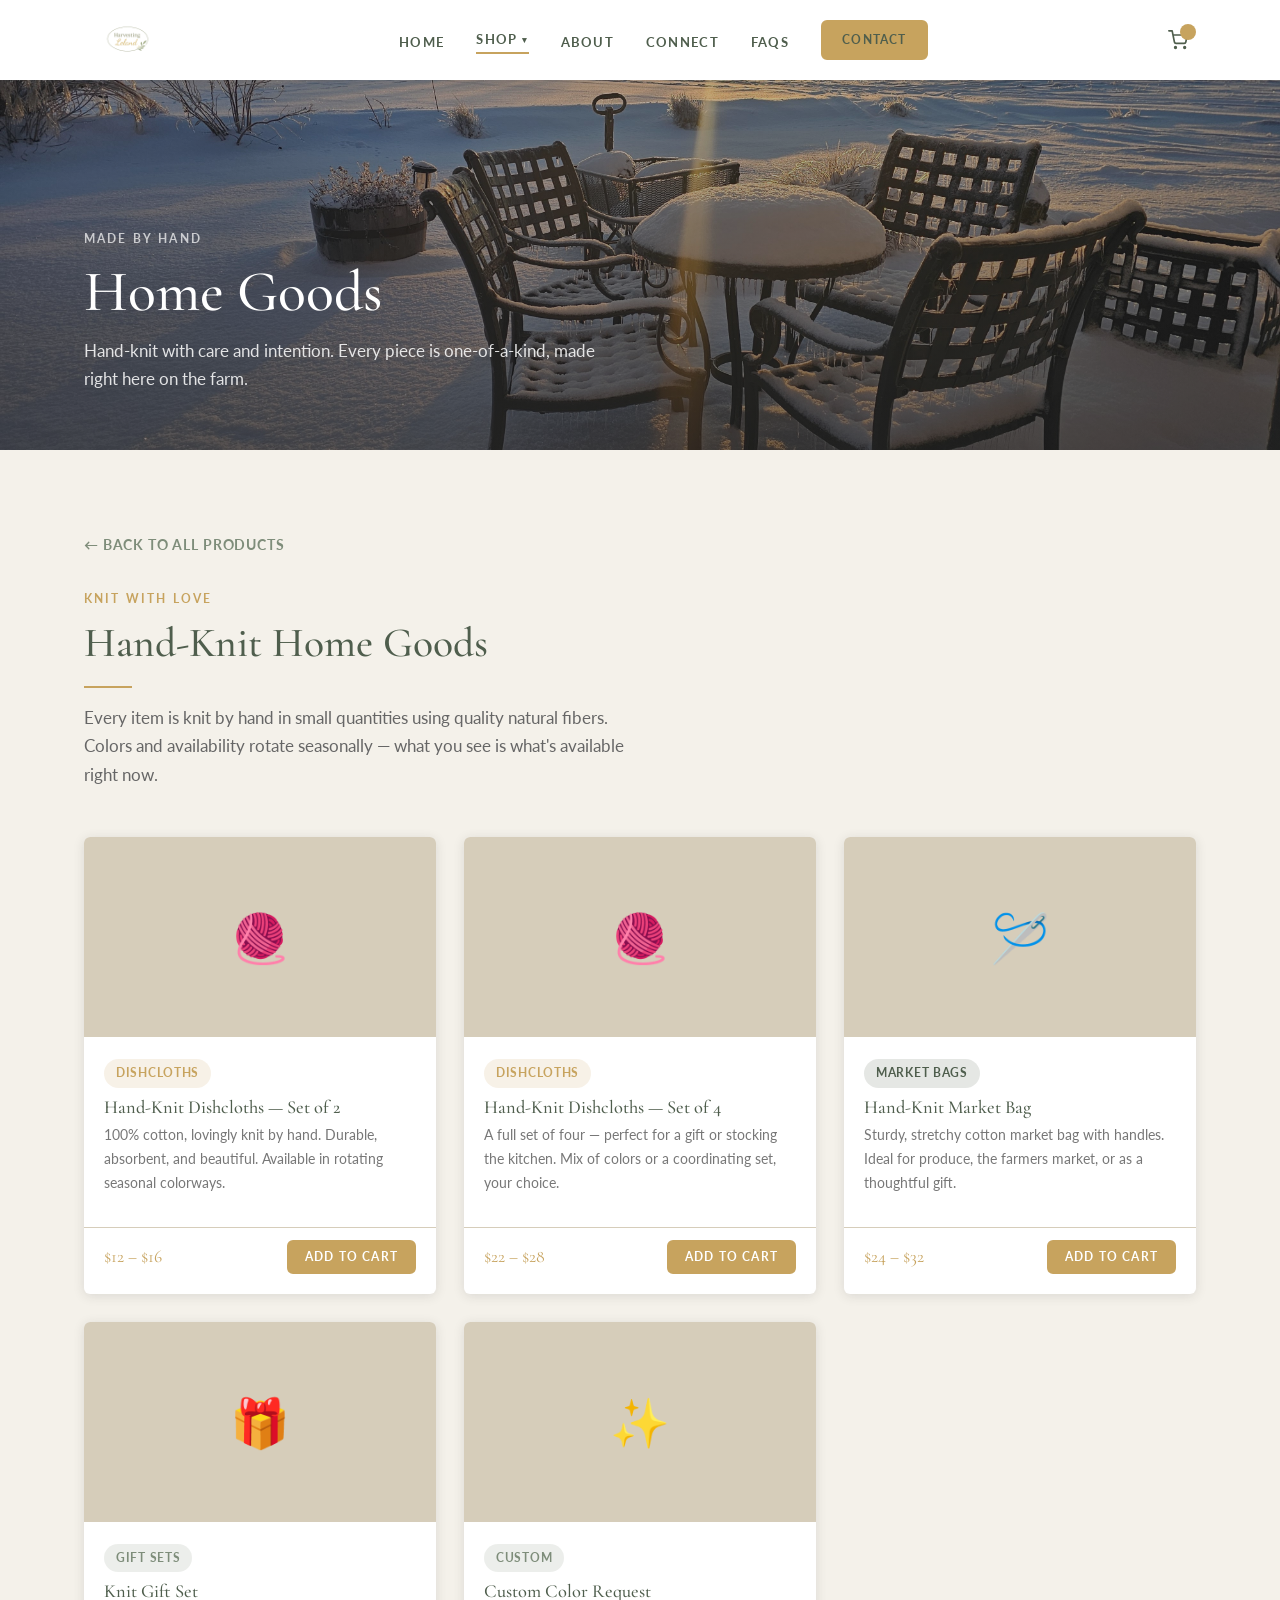
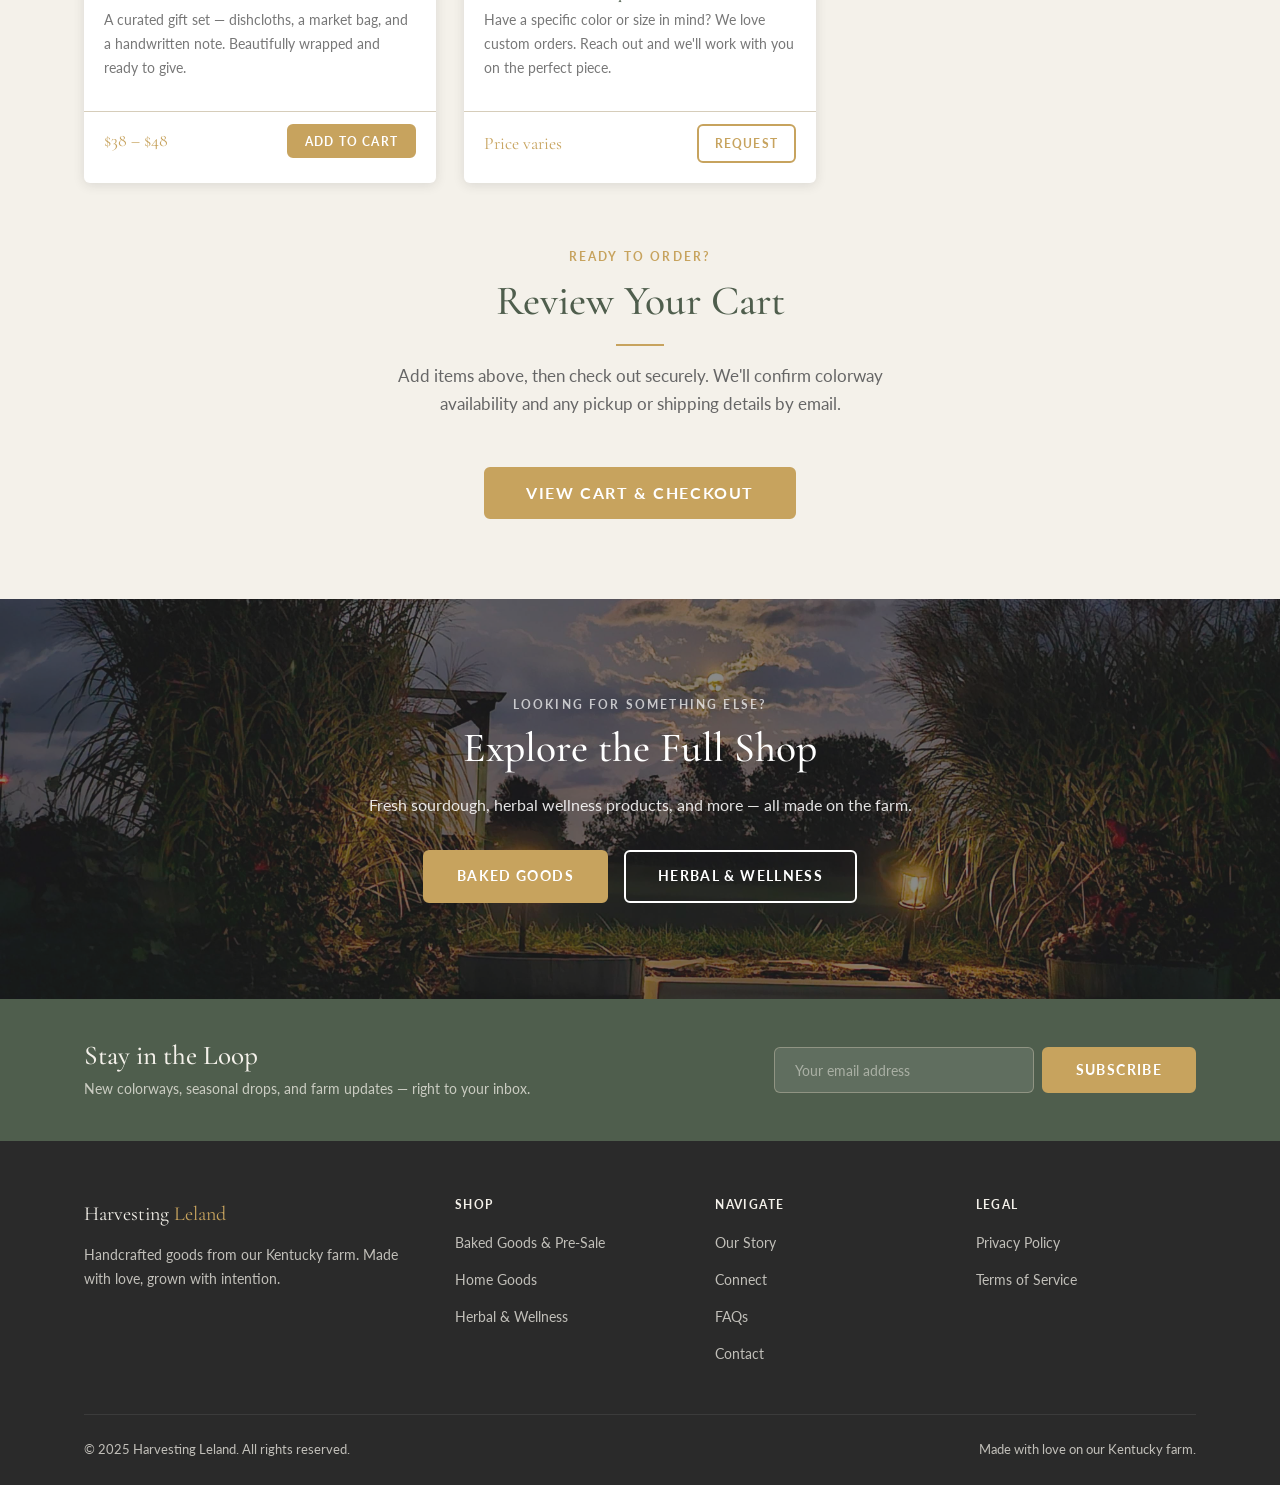
<file: shop-home-goods.html>
<!DOCTYPE html>
<html lang="en">
<head>
  <meta charset="UTF-8" />
  <meta name="viewport" content="width=device-width, initial-scale=1.0" />
  <title>Home Goods — Harvesting Leland</title>
  <meta name="description" content="Hand-knit dishcloths, market bags, and home goods lovingly made on our Kentucky farm." />
  <link rel="canonical" href="https://www.harvestingleland.com/shop-home-goods.html" />
  <link rel="stylesheet" href="css/global.css" />
  <!-- Snipcart v3 -->
  <link rel="preconnect" href="https://app.snipcart.com" />
  <link rel="preconnect" href="https://cdn.snipcart.com" />
  <link rel="stylesheet" href="https://cdn.snipcart.com/themes/v3.7.2/default/snipcart.css" />
</head>
<body>

  <!-- NAV -->
  <nav class="nav scrolled" id="mainNav">
    <div class="nav__inner">
      <a href="index.html" class="nav__logo-link"><img src="images/logo.png" alt="Harvesting Leland" class="nav__logo-img" /></a>
      <ul class="nav__links" id="navLinks">
        <li><a href="index.html">Home</a></li>
        <li class="nav__dropdown">
          <a href="shop.html" class="nav__dropdown-toggle active">Shop <span class="nav__caret">&#9662;</span></a>
          <ul class="nav__dropdown-menu">
            <li><a href="shop-baked-goods.html">Baked Goods &amp; Pre-Sale</a></li>
            <li><a href="shop-home-goods.html" class="active">Home Goods</a></li>
            <li><a href="shop-herbal.html">Herbal &amp; Wellness</a></li>
          </ul>
        </li>
        <li><a href="about.html">About</a></li>
        <li><a href="connect.html">Connect</a></li>
        <li><a href="faq.html">FAQs</a></li>
        <li><a href="contact.html" class="btn btn--wheat">Contact</a></li>
      </ul>
            <button class="snipcart-checkout nav__cart-btn" aria-label="View cart">
        <svg width="20" height="20" viewBox="0 0 24 24" fill="none" stroke="currentColor" stroke-width="2" stroke-linecap="round" stroke-linejoin="round"><circle cx="9" cy="21" r="1"></circle><circle cx="20" cy="21" r="1"></circle><path d="M1 1h4l2.68 13.39a2 2 0 0 0 2 1.61h9.72a2 2 0 0 0 2-1.61L23 6H6"></path></svg>
        <span class="snipcart-items-count nav__cart-count"></span>
      </button>
      <button class="nav__toggle" id="navToggle" aria-label="Toggle navigation">
        <span></span><span></span><span></span>
      </button>
    </div>
  </nav>

  <!-- PAGE HERO -->
  <div class="page-hero" style="padding-top:5rem; min-height:50vh;">
    <div class="page-hero__bg" style="background-image: url('images/winter-sunrise.jpg');"></div>
    <div class="page-hero__overlay"></div>
    <div class="page-hero__content">
      <span class="eyebrow" style="color:rgba(255,255,255,0.7);">Made by Hand</span>
      <h1>Home Goods</h1>
      <p>Hand-knit with care and intention. Every piece is one-of-a-kind, made right here on the farm.</p>
    </div>
  </div>

  <!-- CONTENT -->
  <section class="section">
    <div class="container">

      <p style="margin-bottom:2rem;"><a href="shop.html" style="color:var(--sage); font-size:0.88rem; font-weight:700; letter-spacing:0.06em; text-transform:uppercase;">← Back to All Products</a></p>

      <div class="section-header">
        <span class="eyebrow">Knit with Love</span>
        <h2>Hand-Knit Home Goods</h2>
        <div class="divider"></div>
        <p style="color:#666;">Every item is knit by hand in small quantities using quality natural fibers. Colors and availability rotate seasonally — what you see is what's available right now.</p>
      </div>

      <div class="product-grid reveal">

        <div class="product-card">
          <div class="product-card__img">🧶</div>
          <div class="product-card__body">
            <span class="badge badge--wheat" style="margin-bottom:0.5rem;">Dishcloths</span>
            <h4>Hand-Knit Dishcloths — Set of 2</h4>
            <p class="desc">100% cotton, lovingly knit by hand. Durable, absorbent, and beautiful. Available in rotating seasonal colorways.</p>
          </div>
          <div class="product-card__footer">
            <span class="product-card__price">$12 – $16</span>
            <button class="snipcart-add-item btn btn--wheat" data-item-id="dishcloths-set-2" data-item-name="Hand-Knit Dishcloths — Set of 2" data-item-price="12.00" data-item-url="/shop-home-goods.html" data-item-description="100% cotton, lovingly knit by hand. Durable, absorbent, and beautiful. Seasonal colorways." data-item-custom1-name="Colorway" data-item-custom1-options="Standard|Premium Colorway[+4.00]" style="font-size:0.75rem; padding:0.45rem 1rem;">Add to Cart</button>
          </div>
        </div>

        <div class="product-card">
          <div class="product-card__img">🧶</div>
          <div class="product-card__body">
            <span class="badge badge--wheat" style="margin-bottom:0.5rem;">Dishcloths</span>
            <h4>Hand-Knit Dishcloths — Set of 4</h4>
            <p class="desc">A full set of four — perfect for a gift or stocking the kitchen. Mix of colors or a coordinating set, your choice.</p>
          </div>
          <div class="product-card__footer">
            <span class="product-card__price">$22 – $28</span>
            <button class="snipcart-add-item btn btn--wheat" data-item-id="dishcloths-set-4" data-item-name="Hand-Knit Dishcloths — Set of 4" data-item-price="22.00" data-item-url="/shop-home-goods.html" data-item-description="A full set of four. Perfect for a gift or stocking the kitchen. Mix of colors or a coordinating set." data-item-custom1-name="Colorway" data-item-custom1-options="Standard|Premium Colorway[+6.00]" style="font-size:0.75rem; padding:0.45rem 1rem;">Add to Cart</button>
          </div>
        </div>

        <div class="product-card">
          <div class="product-card__img">🪡</div>
          <div class="product-card__body">
            <span class="badge badge--forest" style="margin-bottom:0.5rem;">Market Bags</span>
            <h4>Hand-Knit Market Bag</h4>
            <p class="desc">Sturdy, stretchy cotton market bag with handles. Ideal for produce, the farmers market, or as a thoughtful gift.</p>
          </div>
          <div class="product-card__footer">
            <span class="product-card__price">$24 – $32</span>
            <button class="snipcart-add-item btn btn--wheat" data-item-id="market-bag" data-item-name="Hand-Knit Market Bag" data-item-price="24.00" data-item-url="/shop-home-goods.html" data-item-description="Sturdy, stretchy cotton market bag with handles. Ideal for produce, the farmers market, or as a thoughtful gift." data-item-custom1-name="Color/Size" data-item-custom1-options="Standard|Large or Custom Color[+8.00]" style="font-size:0.75rem; padding:0.45rem 1rem;">Add to Cart</button>
          </div>
        </div>

        <div class="product-card">
          <div class="product-card__img">🎁</div>
          <div class="product-card__body">
            <span class="badge badge--sage" style="margin-bottom:0.5rem;">Gift Sets</span>
            <h4>Knit Gift Set</h4>
            <p class="desc">A curated gift set — dishcloths, a market bag, and a handwritten note. Beautifully wrapped and ready to give.</p>
          </div>
          <div class="product-card__footer">
            <span class="product-card__price">$38 – $48</span>
            <button class="snipcart-add-item btn btn--wheat" data-item-id="knit-gift-set" data-item-name="Knit Gift Set" data-item-price="38.00" data-item-url="/shop-home-goods.html" data-item-description="A curated gift set — dishcloths, a market bag, and a handwritten note. Beautifully wrapped and ready to give." data-item-custom1-name="Size" data-item-custom1-options="Standard|Deluxe[+10.00]" style="font-size:0.75rem; padding:0.45rem 1rem;">Add to Cart</button>
          </div>
        </div>

        <div class="product-card">
          <div class="product-card__img">✨</div>
          <div class="product-card__body">
            <span class="badge badge--sage" style="margin-bottom:0.5rem;">Custom</span>
            <h4>Custom Color Request</h4>
            <p class="desc">Have a specific color or size in mind? We love custom orders. Reach out and we'll work with you on the perfect piece.</p>
          </div>
          <div class="product-card__footer">
            <span class="product-card__price">Price varies</span>
            <a href="connect.html" class="btn btn--outline" style="font-size:0.75rem; padding:0.45rem 1rem;">Request</a>
          </div>
        </div>

      </div>

      <!-- CART CTA -->
      <div id="order-form" style="margin-top:4rem; text-align:center;">
        <div class="section-header center">
          <span class="eyebrow">Ready to Order?</span>
          <h2>Review Your Cart</h2>
          <div class="divider divider--center"></div>
          <p>Add items above, then check out securely. We'll confirm colorway availability and any pickup or shipping details by email.</p>
        </div>
        <div style="margin-top:2rem;">
          <button class="snipcart-checkout btn btn--wheat" style="font-size:1rem; padding:0.9rem 2.5rem;">View Cart &amp; Checkout</button>
        </div>
      </div>

    </div>
  </section>

  <!-- CTA -->
  <section class="cta-banner">
    <div class="cta-banner__bg" style="background-image: url('images/moonlit-garden.jpg');"></div>
    <div class="cta-banner__overlay"></div>
    <div class="cta-banner__content reveal">
      <span class="eyebrow" style="color:rgba(255,255,255,0.7);">Looking for Something Else?</span>
      <h2>Explore the Full Shop</h2>
      <p>Fresh sourdough, herbal wellness products, and more — all made on the farm.</p>
      <div style="display:flex; gap:1rem; justify-content:center; flex-wrap:wrap;">
        <a href="shop-baked-goods.html" class="btn btn--wheat">Baked Goods</a>
        <a href="shop-herbal.html" class="btn btn--outline-white">Herbal &amp; Wellness</a>
      </div>
    </div>
  </section>

  <!-- NEWSLETTER -->
  <div class="newsletter-bar">
    <div class="newsletter-bar__inner">
      <div class="newsletter-bar__text">
        <h3>Stay in the Loop</h3>
        <p>New colorways, seasonal drops, and farm updates — right to your inbox.</p>
      </div>
      <div class="newsletter-bar__form">
        <input type="email" placeholder="Your email address" aria-label="Email address" />
        <button class="btn btn--wheat">Subscribe</button>
      </div>
    </div>
  </div>

  <!-- FOOTER -->
  <footer class="footer">
    <div class="container">
      <div class="footer__grid">
        <div class="footer__brand">
          <span class="logo-text">Harvesting <span>Leland</span></span>
          <p>Handcrafted goods from our Kentucky farm. Made with love, grown with intention.</p>
        </div>
        <div class="footer__col">
          <h4>Shop</h4>
          <ul>
            <li><a href="shop-baked-goods.html">Baked Goods &amp; Pre-Sale</a></li>
            <li><a href="shop-home-goods.html">Home Goods</a></li>
            <li><a href="shop-herbal.html">Herbal &amp; Wellness</a></li>
          </ul>
        </div>
        <div class="footer__col">
          <h4>Navigate</h4>
          <ul>
            <li><a href="about.html">Our Story</a></li>
            <li><a href="connect.html">Connect</a></li>
            <li><a href="faq.html">FAQs</a></li>
            <li><a href="contact.html">Contact</a></li>
          </ul>
        </div>
        <div class="footer__col">
          <h4>Legal</h4>
          <ul>
            <li><a href="privacy.html">Privacy Policy</a></li>
            <li><a href="terms.html">Terms of Service</a></li>
          </ul>
        </div>
      </div>
      <div class="footer__bottom">
        <span>&copy; 2025 Harvesting Leland. All rights reserved.</span>
        <span>Made with love on our Kentucky farm.</span>
      </div>
    </div>
  </footer>

  <script>
    const toggle = document.getElementById('navToggle');
    const links  = document.getElementById('navLinks');
    toggle.addEventListener('click', () => { toggle.classList.toggle('open'); links.classList.toggle('open'); });
    document.querySelectorAll('.nav__dropdown-toggle').forEach(btn => {
      btn.addEventListener('click', (e) => {
        if (window.innerWidth <= 820) {
          e.preventDefault();
          btn.closest('.nav__dropdown').classList.toggle('open');
        }
      });
    });
    const revealEls = document.querySelectorAll('.reveal');
    const observer = new IntersectionObserver((entries) => {
      entries.forEach(e => { if (e.isIntersecting) { e.target.classList.add('visible'); observer.unobserve(e.target); } });
    }, { threshold: 0.1 });
    revealEls.forEach(el => observer.observe(el));
  </script>
  <div hidden id="snipcart"
    data-api-key="YWMwYTRiYzMtM2RiMC00MjJhLTg3ZTUtMTU1OWIxNTFlMjMwNjM5MDgzNjMzMDQ2NzQzNzcx"
    data-config-modal-style="side">
  </div>
  <script async src="https://cdn.snipcart.com/themes/v3.7.2/default/snipcart.js"></script>
</body>
</html>
</file>
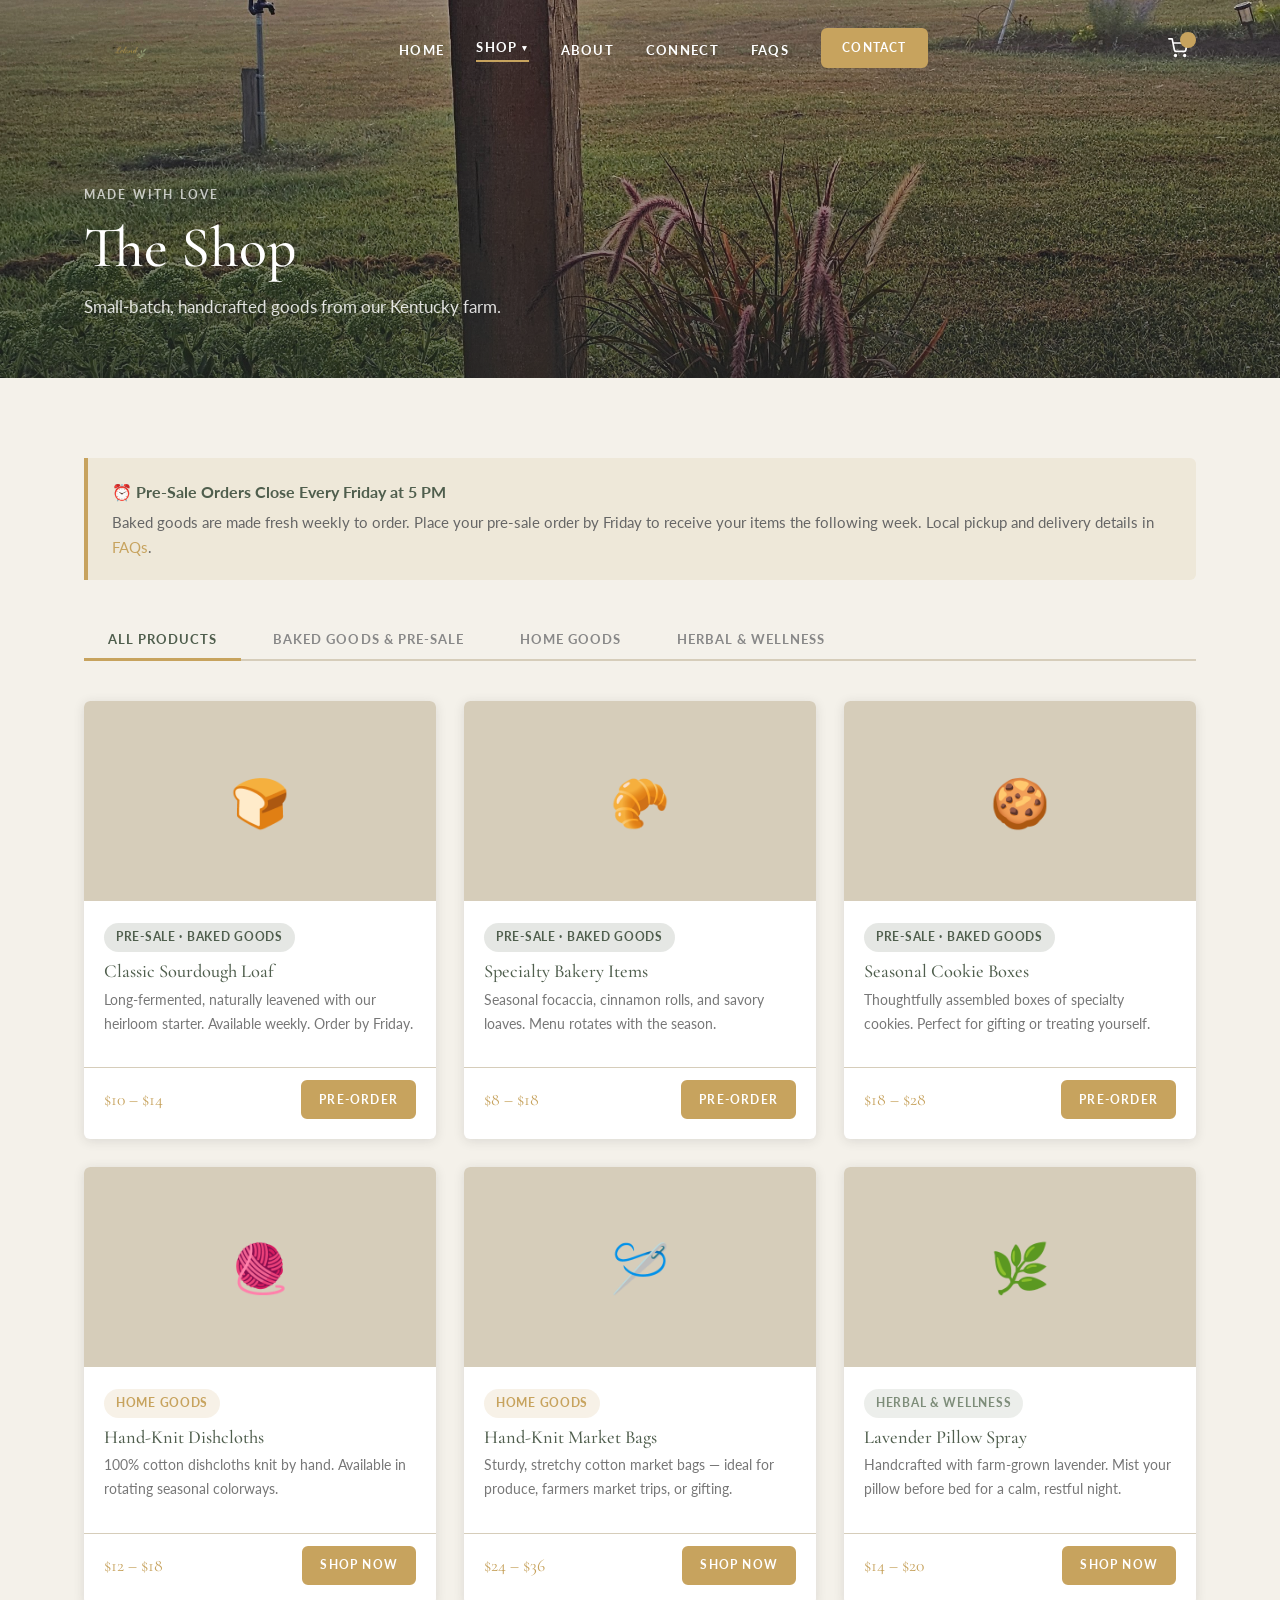
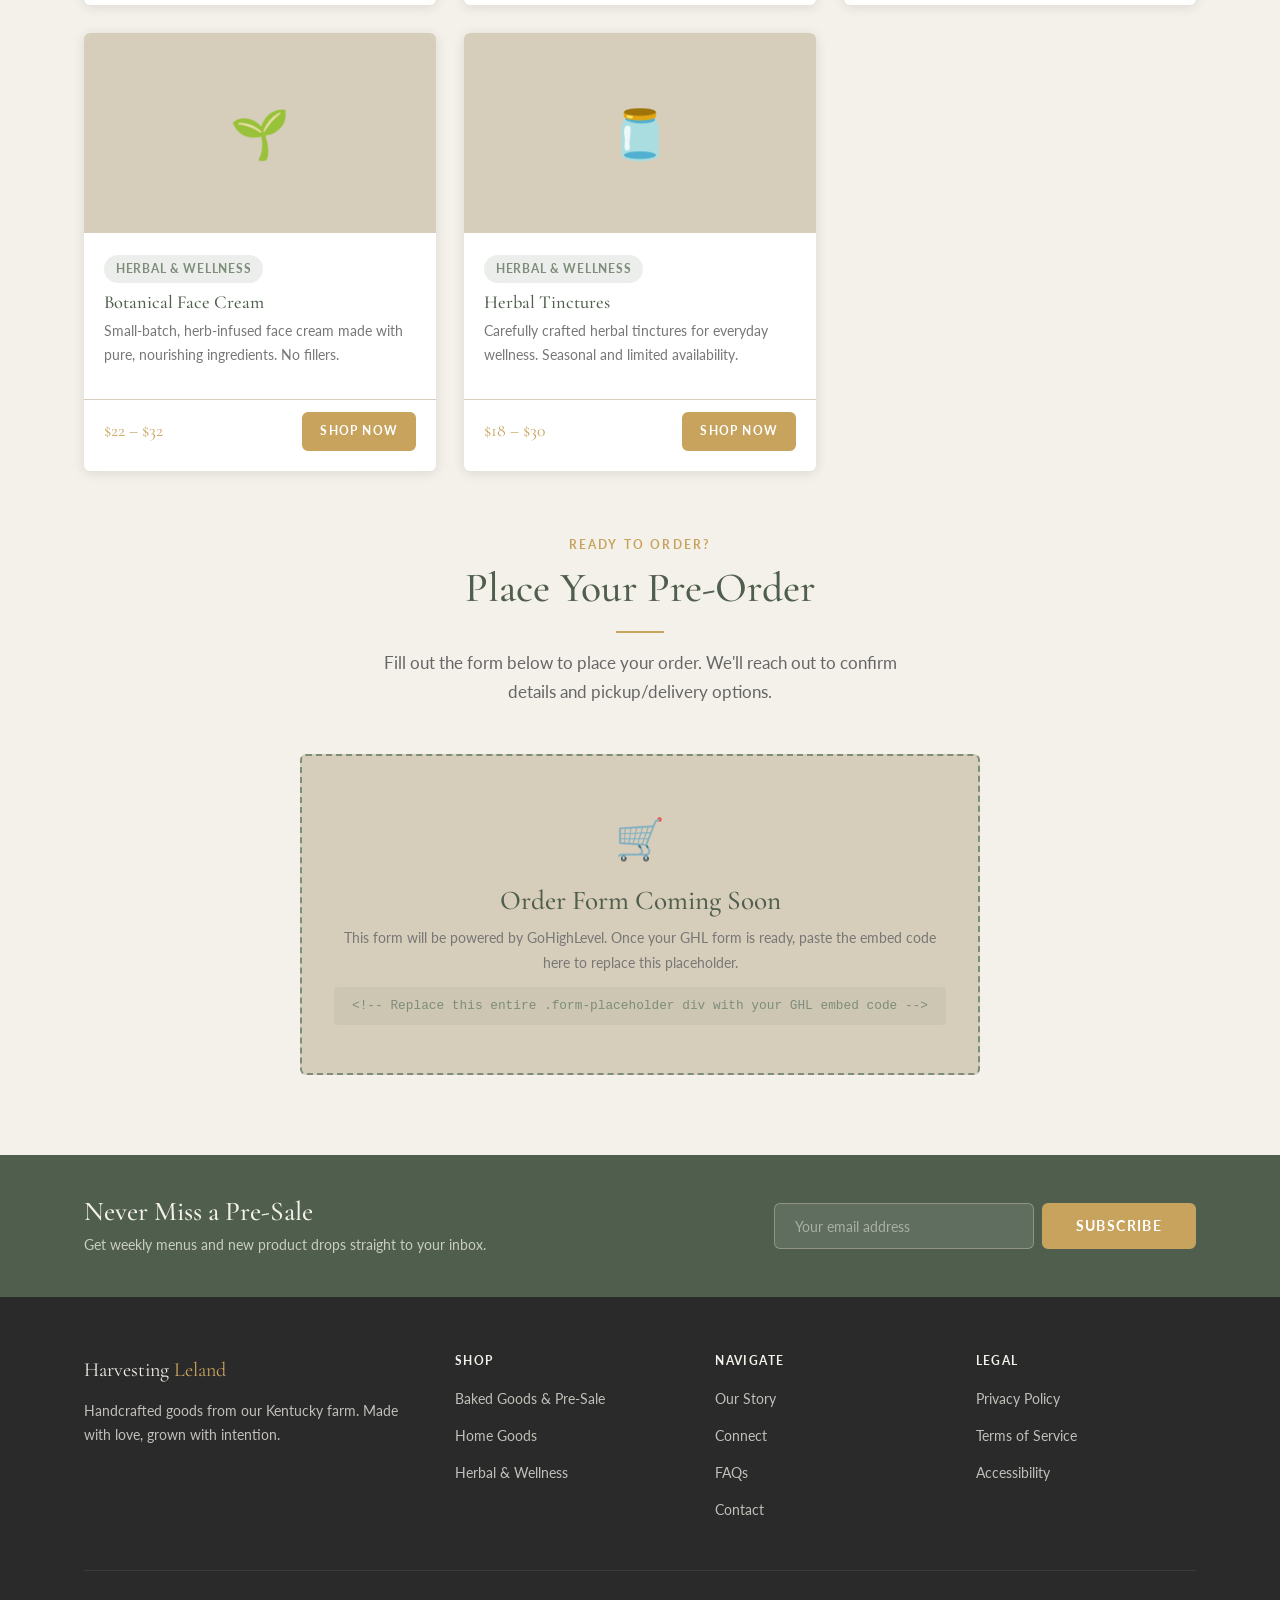
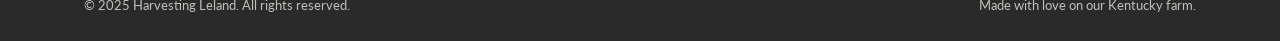
<file: shop.html>
<!DOCTYPE html>
<html lang="en">
<head>
  <meta charset="UTF-8" />
  <meta name="viewport" content="width=device-width, initial-scale=1.0" />
  <title>Shop — Harvesting Leland</title>
  <meta name="description" content="Pre-order fresh sourdough, baked goods, hand-knit home goods, and herbal wellness products from Harvesting Leland." />
  <link rel="canonical" href="https://www.harvestingleland.com/shop.html" />
  <link rel="stylesheet" href="css/global.css" />
  <style>
    .pre-sale-notice {
      background: rgba(199,163,94,0.12);
      border-left: 4px solid var(--wheat);
      padding: 1.25rem 1.5rem;
      border-radius: 0 var(--radius) var(--radius) 0;
      margin-bottom: 2.5rem;
    }
    .pre-sale-notice strong { color: var(--forest); }
    .pre-sale-notice p { color: #666; font-size: 0.92rem; margin: 0.3rem 0 0; }
  </style>
  <!-- Snipcart v3 -->
  <link rel="preconnect" href="https://app.snipcart.com" />
  <link rel="preconnect" href="https://cdn.snipcart.com" />
  <link rel="stylesheet" href="https://cdn.snipcart.com/themes/v3.7.2/default/snipcart.css" />
</head>
<body>

  <!-- NAV -->
  <nav class="nav scrolled" id="mainNav">
    <div class="nav__inner">
      <a href="index.html" class="nav__logo-link"><img src="images/logo.png" alt="Harvesting Leland" class="nav__logo-img" /></a>
      <ul class="nav__links" id="navLinks">
        <li><a href="index.html">Home</a></li>
        <li class="nav__dropdown">
          <a href="shop.html" class="nav__dropdown-toggle active">Shop <span class="nav__caret">&#9662;</span></a>
          <ul class="nav__dropdown-menu">
            <li><a href="shop-baked-goods.html">Baked Goods &amp; Pre-Sale</a></li>
            <li><a href="shop-home-goods.html">Home Goods</a></li>
            <li><a href="shop-herbal.html">Herbal &amp; Wellness</a></li>
          </ul>
        </li>
        <li><a href="about.html">About</a></li>
        <li><a href="connect.html">Connect</a></li>
        <li><a href="faq.html">FAQs</a></li>
        <li><a href="contact.html" class="btn btn--wheat">Contact</a></li>
      </ul>
            <button class="snipcart-checkout nav__cart-btn" aria-label="View cart">
        <svg width="20" height="20" viewBox="0 0 24 24" fill="none" stroke="currentColor" stroke-width="2" stroke-linecap="round" stroke-linejoin="round"><circle cx="9" cy="21" r="1"></circle><circle cx="20" cy="21" r="1"></circle><path d="M1 1h4l2.68 13.39a2 2 0 0 0 2 1.61h9.72a2 2 0 0 0 2-1.61L23 6H6"></path></svg>
        <span class="snipcart-items-count nav__cart-count"></span>
      </button>
      <button class="nav__toggle" id="navToggle" aria-label="Toggle navigation">
        <span></span><span></span><span></span>
      </button>
    </div>
  </nav>

  <!-- PAGE HERO -->
  <div class="page-hero" style="padding-top:5rem;">
    <div class="page-hero__bg" style="background-image: url('images/misty-porch.jpg');"></div>
    <div class="page-hero__overlay"></div>
    <div class="page-hero__content">
      <span class="eyebrow" style="color:rgba(255,255,255,0.7);">Made with love</span>
      <h1>The Shop</h1>
      <p>Small-batch, handcrafted goods from our Kentucky farm.</p>
    </div>
  </div>

  <!-- SHOP CONTENT -->
  <section class="section">
    <div class="container">

      <!-- Pre-sale notice -->
      <div class="pre-sale-notice reveal">
        <strong>&#x23F0; Pre-Sale Orders Close Every Friday at 5 PM</strong>
        <p>Baked goods are made fresh weekly to order. Place your pre-sale order by Friday to receive your items the following week. Local pickup and delivery details in <a href="faq.html" style="color:var(--wheat);">FAQs</a>.</p>
      </div>

      <!-- Tab Navigation -->
      <div class="shop-tabs" id="shopTabs">
        <button class="shop-tab active" data-tab="all">All Products</button>
        <button class="shop-tab" data-tab="baked-goods">Baked Goods &amp; Pre-Sale</button>
        <button class="shop-tab" data-tab="home-goods">Home Goods</button>
        <button class="shop-tab" data-tab="herbal">Herbal &amp; Wellness</button>
      </div>

      <!-- ALL PRODUCTS (default view) -->
      <div class="shop-section active" id="tab-all">
        <div class="product-grid reveal">

          <!-- Baked Goods -->
          <div class="product-card">
            <div class="product-card__img">🍞</div>
            <div class="product-card__body">
              <span class="badge badge--forest" style="margin-bottom:0.5rem;">Pre-Sale · Baked Goods</span>
              <h4>Classic Sourdough Loaf</h4>
              <p class="desc">Long-fermented, naturally leavened with our heirloom starter. Available weekly. Order by Friday.</p>
            </div>
            <div class="product-card__footer">
              <span class="product-card__price">$10 – $14</span>
              <a href="#order-form" class="btn btn--wheat" style="font-size:0.75rem; padding:0.45rem 1rem;">Pre-Order</a>
            </div>
          </div>

          <div class="product-card">
            <div class="product-card__img">🥐</div>
            <div class="product-card__body">
              <span class="badge badge--forest" style="margin-bottom:0.5rem;">Pre-Sale · Baked Goods</span>
              <h4>Specialty Bakery Items</h4>
              <p class="desc">Seasonal focaccia, cinnamon rolls, and savory loaves. Menu rotates with the season.</p>
            </div>
            <div class="product-card__footer">
              <span class="product-card__price">$8 – $18</span>
              <a href="#order-form" class="btn btn--wheat" style="font-size:0.75rem; padding:0.45rem 1rem;">Pre-Order</a>
            </div>
          </div>

          <div class="product-card">
            <div class="product-card__img">🍪</div>
            <div class="product-card__body">
              <span class="badge badge--forest" style="margin-bottom:0.5rem;">Pre-Sale · Baked Goods</span>
              <h4>Seasonal Cookie Boxes</h4>
              <p class="desc">Thoughtfully assembled boxes of specialty cookies. Perfect for gifting or treating yourself.</p>
            </div>
            <div class="product-card__footer">
              <span class="product-card__price">$18 – $28</span>
              <a href="#order-form" class="btn btn--wheat" style="font-size:0.75rem; padding:0.45rem 1rem;">Pre-Order</a>
            </div>
          </div>

          <!-- Home Goods -->
          <div class="product-card">
            <div class="product-card__img">🧶</div>
            <div class="product-card__body">
              <span class="badge badge--wheat" style="margin-bottom:0.5rem;">Home Goods</span>
              <h4>Hand-Knit Dishcloths</h4>
              <p class="desc">100% cotton dishcloths knit by hand. Available in rotating seasonal colorways.</p>
            </div>
            <div class="product-card__footer">
              <span class="product-card__price">$12 – $18</span>
              <a href="#order-form" class="btn btn--wheat" style="font-size:0.75rem; padding:0.45rem 1rem;">Shop Now</a>
            </div>
          </div>

          <div class="product-card">
            <div class="product-card__img">🪡</div>
            <div class="product-card__body">
              <span class="badge badge--wheat" style="margin-bottom:0.5rem;">Home Goods</span>
              <h4>Hand-Knit Market Bags</h4>
              <p class="desc">Sturdy, stretchy cotton market bags — ideal for produce, farmers market trips, or gifting.</p>
            </div>
            <div class="product-card__footer">
              <span class="product-card__price">$24 – $36</span>
              <a href="#order-form" class="btn btn--wheat" style="font-size:0.75rem; padding:0.45rem 1rem;">Shop Now</a>
            </div>
          </div>

          <!-- Herbal -->
          <div class="product-card">
            <div class="product-card__img">🌿</div>
            <div class="product-card__body">
              <span class="badge badge--sage" style="margin-bottom:0.5rem;">Herbal &amp; Wellness</span>
              <h4>Lavender Pillow Spray</h4>
              <p class="desc">Handcrafted with farm-grown lavender. Mist your pillow before bed for a calm, restful night.</p>
            </div>
            <div class="product-card__footer">
              <span class="product-card__price">$14 – $20</span>
              <a href="#order-form" class="btn btn--wheat" style="font-size:0.75rem; padding:0.45rem 1rem;">Shop Now</a>
            </div>
          </div>

          <div class="product-card">
            <div class="product-card__img">🌱</div>
            <div class="product-card__body">
              <span class="badge badge--sage" style="margin-bottom:0.5rem;">Herbal &amp; Wellness</span>
              <h4>Botanical Face Cream</h4>
              <p class="desc">Small-batch, herb-infused face cream made with pure, nourishing ingredients. No fillers.</p>
            </div>
            <div class="product-card__footer">
              <span class="product-card__price">$22 – $32</span>
              <a href="#order-form" class="btn btn--wheat" style="font-size:0.75rem; padding:0.45rem 1rem;">Shop Now</a>
            </div>
          </div>

          <div class="product-card">
            <div class="product-card__img">🫙</div>
            <div class="product-card__body">
              <span class="badge badge--sage" style="margin-bottom:0.5rem;">Herbal &amp; Wellness</span>
              <h4>Herbal Tinctures</h4>
              <p class="desc">Carefully crafted herbal tinctures for everyday wellness. Seasonal and limited availability.</p>
            </div>
            <div class="product-card__footer">
              <span class="product-card__price">$18 – $30</span>
              <a href="#order-form" class="btn btn--wheat" style="font-size:0.75rem; padding:0.45rem 1rem;">Shop Now</a>
            </div>
          </div>

        </div>
      </div>

      <!-- BAKED GOODS TAB -->
      <div class="shop-section" id="tab-baked-goods">
        <h2 id="baked-goods" style="margin-bottom:0.5rem;">Baked Goods &amp; Pre-Sale</h2>
        <p style="color:#777; margin-bottom:2rem;">All baked goods are made to order. <strong>Order by Friday 5 PM</strong> for the following week's pickup/delivery.</p>
        <div class="product-grid reveal">
          <div class="product-card">
            <div class="product-card__img">🍞</div>
            <div class="product-card__body">
              <h4>Classic Sourdough Loaf</h4>
              <p class="desc">Long-fermented, naturally leavened with our heirloom starter. Choose plain or seeded.</p>
            </div>
            <div class="product-card__footer">
              <span class="product-card__price">$10 – $14</span>
              <a href="#order-form" class="btn btn--wheat" style="font-size:0.75rem; padding:0.45rem 1rem;">Pre-Order</a>
            </div>
          </div>
          <div class="product-card">
            <div class="product-card__img">🥐</div>
            <div class="product-card__body">
              <h4>Specialty Bakery Items</h4>
              <p class="desc">Seasonal focaccia, cinnamon rolls, herbed dinner rolls, and savory loaves. Menu rotates.</p>
            </div>
            <div class="product-card__footer">
              <span class="product-card__price">$8 – $18</span>
              <a href="#order-form" class="btn btn--wheat" style="font-size:0.75rem; padding:0.45rem 1rem;">Pre-Order</a>
            </div>
          </div>
          <div class="product-card">
            <div class="product-card__img">🍪</div>
            <div class="product-card__body">
              <h4>Seasonal Cookie Boxes</h4>
              <p class="desc">A rotating selection of specialty cookies. Current flavors shared weekly on Instagram.</p>
            </div>
            <div class="product-card__footer">
              <span class="product-card__price">$18 – $28</span>
              <a href="#order-form" class="btn btn--wheat" style="font-size:0.75rem; padding:0.45rem 1rem;">Pre-Order</a>
            </div>
          </div>
        </div>
      </div>

      <!-- HOME GOODS TAB -->
      <div class="shop-section" id="tab-home-goods">
        <h2 id="home-goods" style="margin-bottom:0.5rem;">Home Goods</h2>
        <p style="color:#777; margin-bottom:2rem;">Hand-knit with care. Every piece is one-of-a-kind and made with quality natural fibers.</p>
        <div class="product-grid reveal">
          <div class="product-card">
            <div class="product-card__img">🧶</div>
            <div class="product-card__body">
              <h4>Hand-Knit Dishcloths</h4>
              <p class="desc">100% cotton, lovingly knit by hand. Available in rotating seasonal colorways. Set of 2 or 4.</p>
            </div>
            <div class="product-card__footer">
              <span class="product-card__price">$12 – $18</span>
              <a href="#order-form" class="btn btn--wheat" style="font-size:0.75rem; padding:0.45rem 1rem;">Order</a>
            </div>
          </div>
          <div class="product-card">
            <div class="product-card__img">🪡</div>
            <div class="product-card__body">
              <h4>Hand-Knit Market Bags</h4>
              <p class="desc">Sturdy, stretchy cotton bags with handles. Great for produce, the farmers market, or as a gift.</p>
            </div>
            <div class="product-card__footer">
              <span class="product-card__price">$24 – $36</span>
              <a href="#order-form" class="btn btn--wheat" style="font-size:0.75rem; padding:0.45rem 1rem;">Order</a>
            </div>
          </div>
        </div>
      </div>

      <!-- HERBAL TAB -->
      <div class="shop-section" id="tab-herbal">
        <h2 id="herbal" style="margin-bottom:0.5rem;">Herbal &amp; Wellness</h2>
        <p style="color:#777; margin-bottom:2rem;">Made with herbs grown or sourced thoughtfully. Small batch, real ingredients.</p>
        <div class="product-grid reveal">
          <div class="product-card">
            <div class="product-card__img" style="background-color: var(--linen);">
              <img src="images/wildflowers.jpg" alt="Herbal wellness" style="height:100%; object-fit:cover;" />
            </div>
            <div class="product-card__body">
              <h4>Botanical Face Cream</h4>
              <p class="desc">Herb-infused, small-batch face cream. Pure ingredients, no synthetic fillers. Available in 2 oz and 4 oz.</p>
            </div>
            <div class="product-card__footer">
              <span class="product-card__price">$22 – $32</span>
              <a href="#order-form" class="btn btn--wheat" style="font-size:0.75rem; padding:0.45rem 1rem;">Order</a>
            </div>
          </div>
          <div class="product-card">
            <div class="product-card__img">🌿</div>
            <div class="product-card__body">
              <h4>Pillow Sprays</h4>
              <p class="desc">Lavender, chamomile, or seasonal blends. Mist before bed for a calm, restful sleep experience.</p>
            </div>
            <div class="product-card__footer">
              <span class="product-card__price">$14 – $20</span>
              <a href="#order-form" class="btn btn--wheat" style="font-size:0.75rem; padding:0.45rem 1rem;">Order</a>
            </div>
          </div>
          <div class="product-card">
            <div class="product-card__img">🫙</div>
            <div class="product-card__body">
              <h4>Herbal Tinctures</h4>
              <p class="desc">Carefully crafted tinctures for everyday wellness support. Limited seasonal availability.</p>
            </div>
            <div class="product-card__footer">
              <span class="product-card__price">$18 – $30</span>
              <a href="#order-form" class="btn btn--wheat" style="font-size:0.75rem; padding:0.45rem 1rem;">Order</a>
            </div>
          </div>
        </div>
      </div>

      <!-- ORDER FORM PLACEHOLDER -->
      <div id="order-form" style="margin-top: 4rem;">
        <div class="section-header center">
          <span class="eyebrow">Ready to Order?</span>
          <h2>Place Your Pre-Order</h2>
          <div class="divider divider--center"></div>
          <p>Fill out the form below to place your order. We'll reach out to confirm details and pickup/delivery options.</p>
        </div>
        <div style="max-width: 680px; margin: 2rem auto 0;">
          <div class="form-placeholder">
            <div class="form-placeholder__icon">🛒</div>
            <h3>Order Form Coming Soon</h3>
            <p>This form will be powered by GoHighLevel. Once your GHL form is ready, paste the embed code here to replace this placeholder.</p>
            <code>&lt;!-- Replace this entire .form-placeholder div with your GHL embed code --&gt;</code>
          </div>
        </div>
      </div>

    </div>
  </section>

  <!-- NEWSLETTER -->
  <div class="newsletter-bar">
    <div class="newsletter-bar__inner">
      <div class="newsletter-bar__text">
        <h3>Never Miss a Pre-Sale</h3>
        <p>Get weekly menus and new product drops straight to your inbox.</p>
      </div>
      <div class="newsletter-bar__form">
        <input type="email" placeholder="Your email address" aria-label="Email address" />
        <button class="btn btn--wheat">Subscribe</button>
      </div>
    </div>
  </div>

  <!-- FOOTER -->
  <footer class="footer">
    <div class="container">
      <div class="footer__grid">
        <div class="footer__brand">
          <span class="logo-text">Harvesting <span>Leland</span></span>
          <p>Handcrafted goods from our Kentucky farm. Made with love, grown with intention.</p>
        </div>
        <div class="footer__col">
          <h4>Shop</h4>
          <ul>
            <li><a href="shop.html#baked-goods">Baked Goods &amp; Pre-Sale</a></li>
            <li><a href="shop.html#home-goods">Home Goods</a></li>
            <li><a href="shop.html#herbal">Herbal &amp; Wellness</a></li>
          </ul>
        </div>
        <div class="footer__col">
          <h4>Navigate</h4>
          <ul>
            <li><a href="about.html">Our Story</a></li>
            <li><a href="connect.html">Connect</a></li>
            <li><a href="faq.html">FAQs</a></li>
            <li><a href="contact.html">Contact</a></li>
          </ul>
        </div>
        <div class="footer__col">
          <h4>Legal</h4>
          <ul>
            <li><a href="privacy.html">Privacy Policy</a></li>
            <li><a href="terms.html">Terms of Service</a></li>
            <li><a href="accessibility.html">Accessibility</a></li>
          </ul>
        </div>
      </div>
      <div class="footer__bottom">
        <span>&copy; 2025 Harvesting Leland. All rights reserved.</span>
        <span>Made with love on our Kentucky farm.</span>
      </div>
    </div>
  </footer>

  <script>
    // Nav (always scrolled on interior pages)
    const nav = document.getElementById('mainNav');
    nav.classList.add('scrolled');
    window.addEventListener('scroll', () => {
      nav.classList.toggle('scrolled', window.scrollY > 0);
    });

    // Mobile nav
    const toggle = document.getElementById('navToggle');
    const links  = document.getElementById('navLinks');
    toggle.addEventListener('click', () => {
      toggle.classList.toggle('open');
      links.classList.toggle('open');
    });

    // Shop tabs
    const tabs    = document.querySelectorAll('.shop-tab');
    const sections = document.querySelectorAll('.shop-section');
    tabs.forEach(tab => {
      tab.addEventListener('click', () => {
        tabs.forEach(t => t.classList.remove('active'));
        sections.forEach(s => s.classList.remove('active'));
        tab.classList.add('active');
        const target = document.getElementById('tab-' + tab.dataset.tab);
        if (target) target.classList.add('active');
      });
    });

    // Activate tab from URL hash
    const hash = window.location.hash.replace('#', '');
    if (hash) {
      const matchTab = document.querySelector(`.shop-tab[data-tab="${hash}"]`);
      if (matchTab) matchTab.click();
    }

    // Scroll reveal
    const revealEls = document.querySelectorAll('.reveal');
    const observer = new IntersectionObserver((entries) => {
      entries.forEach(e => { if (e.isIntersecting) { e.target.classList.add('visible'); observer.unobserve(e.target); } });
    }, { threshold: 0.1 });
    revealEls.forEach(el => observer.observe(el));
  </script>
  <div hidden id="snipcart"
    data-api-key="YWMwYTRiYzMtM2RiMC00MjJhLTg3ZTUtMTU1OWIxNTFlMjMwNjM5MDgzNjMzMDQ2NzQzNzcx"
    data-config-modal-style="side">
  </div>
  <script async src="https://cdn.snipcart.com/themes/v3.7.2/default/snipcart.js"></script>
</body>
</html>
</file>
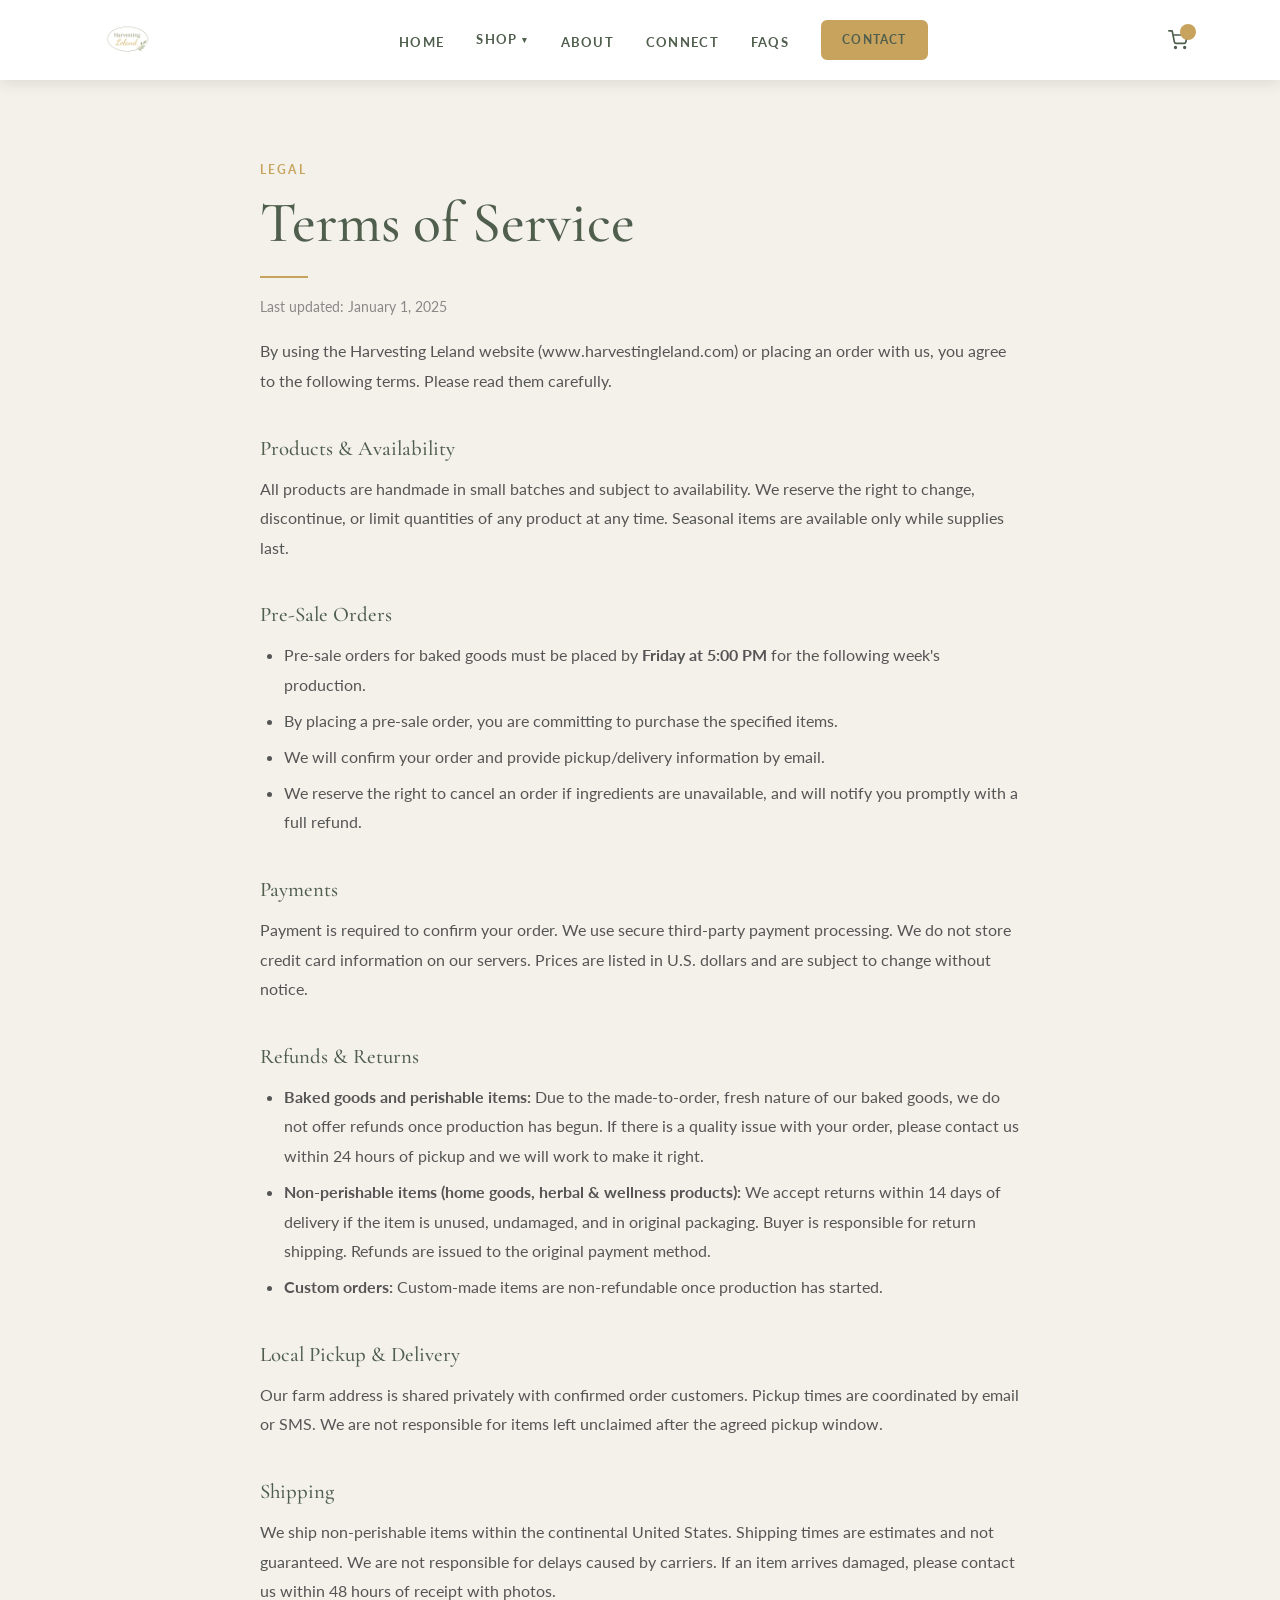
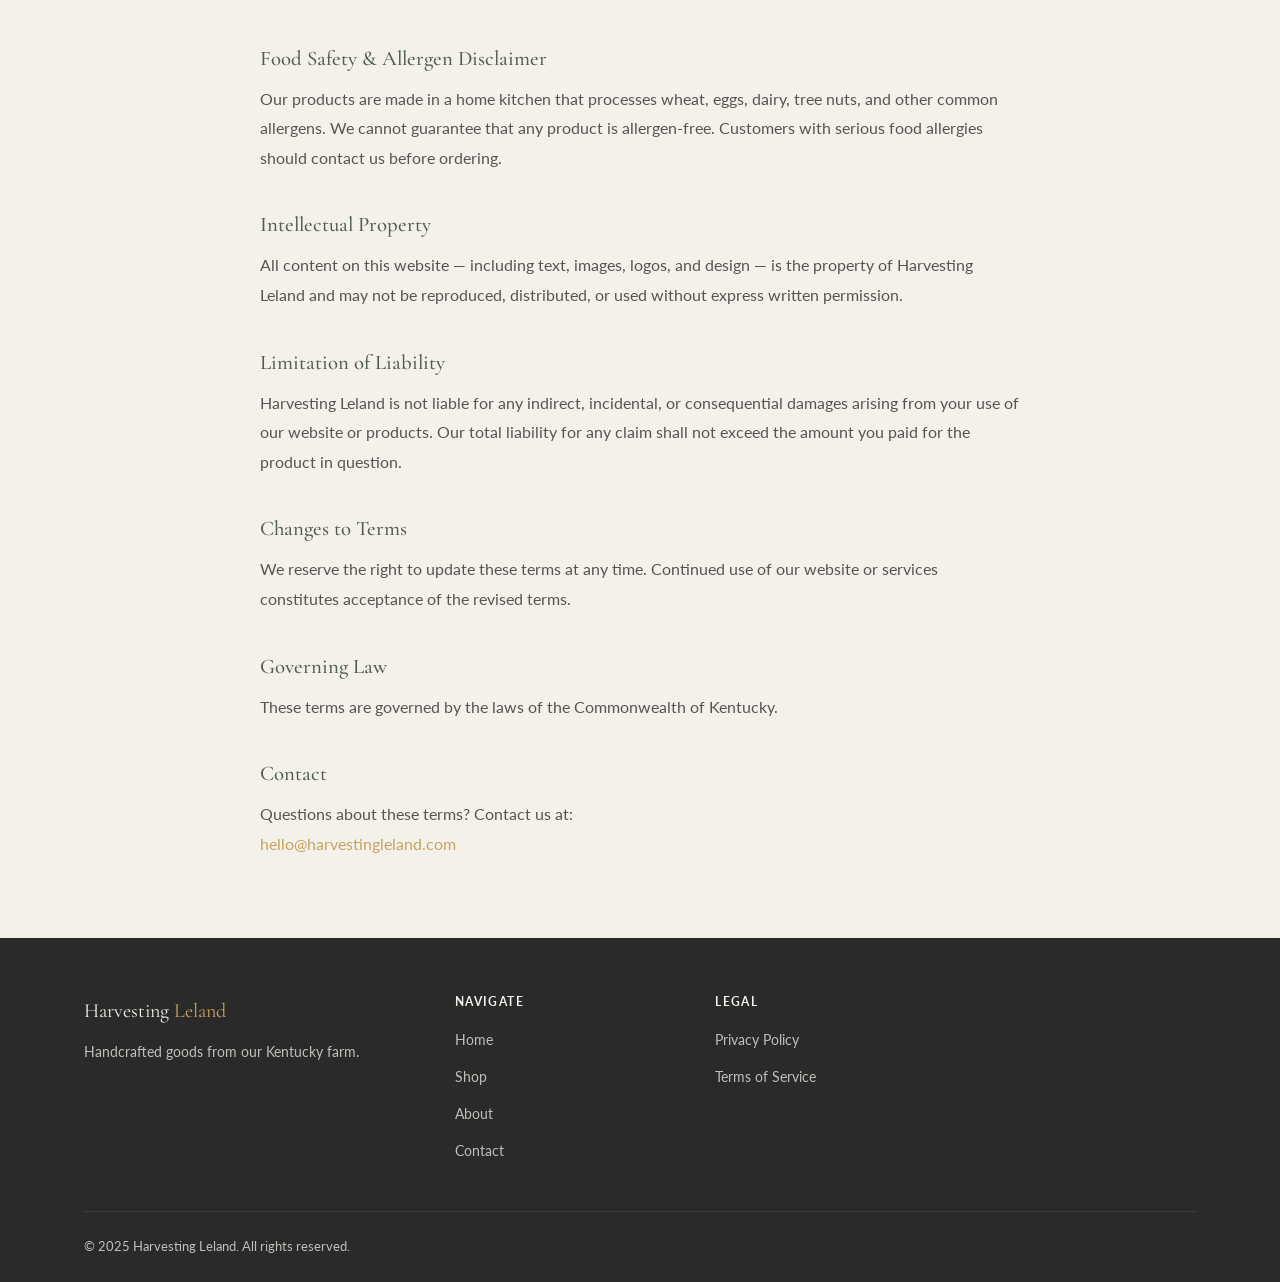
<file: terms.html>
<!DOCTYPE html>
<html lang="en">
<head>
  <meta charset="UTF-8" />
  <meta name="viewport" content="width=device-width, initial-scale=1.0" />
  <title>Terms of Service — Harvesting Leland</title>
  <meta name="description" content="Terms of Service for Harvesting Leland." />
  <link rel="canonical" href="https://www.harvestingleland.com/terms.html" />
  <link rel="stylesheet" href="css/global.css" />
  <style>
    .legal-body { max-width: 760px; margin: 0 auto; }
    .legal-body h2 { font-size: 1.3rem; margin-top: 2.5rem; margin-bottom: 0.75rem; }
    .legal-body p, .legal-body li { color: #555; line-height: 1.85; }
    .legal-body ul { padding-left: 1.5rem; margin-bottom: 1rem; }
    .legal-body ul li { list-style: disc; margin-bottom: 0.4rem; }
  </style>
  <!-- Snipcart v3 -->
  <link rel="preconnect" href="https://app.snipcart.com" />
  <link rel="preconnect" href="https://cdn.snipcart.com" />
  <link rel="stylesheet" href="https://cdn.snipcart.com/themes/v3.7.2/default/snipcart.css" />
</head>
<body>

  <nav class="nav scrolled" id="mainNav">
    <div class="nav__inner">
      <a href="index.html" class="nav__logo-link"><img src="images/logo.png" alt="Harvesting Leland" class="nav__logo-img" /></a>
      <ul class="nav__links" id="navLinks">
        <li><a href="index.html">Home</a></li>
        <li class="nav__dropdown">
          <a href="shop.html" class="nav__dropdown-toggle">Shop <span class="nav__caret">&#9662;</span></a>
          <ul class="nav__dropdown-menu">
            <li><a href="shop-baked-goods.html">Baked Goods &amp; Pre-Sale</a></li>
            <li><a href="shop-home-goods.html">Home Goods</a></li>
            <li><a href="shop-herbal.html">Herbal &amp; Wellness</a></li>
          </ul>
        </li>
        <li><a href="about.html">About</a></li>
        <li><a href="connect.html">Connect</a></li>
        <li><a href="faq.html">FAQs</a></li>
        <li><a href="contact.html" class="btn btn--wheat">Contact</a></li>
      </ul>
            <button class="snipcart-checkout nav__cart-btn" aria-label="View cart">
        <svg width="20" height="20" viewBox="0 0 24 24" fill="none" stroke="currentColor" stroke-width="2" stroke-linecap="round" stroke-linejoin="round"><circle cx="9" cy="21" r="1"></circle><circle cx="20" cy="21" r="1"></circle><path d="M1 1h4l2.68 13.39a2 2 0 0 0 2 1.61h9.72a2 2 0 0 0 2-1.61L23 6H6"></path></svg>
        <span class="snipcart-items-count nav__cart-count"></span>
      </button>
      <button class="nav__toggle" id="navToggle" aria-label="Toggle navigation">
        <span></span><span></span><span></span>
      </button>
    </div>
  </nav>

  <div style="padding-top: 5rem;">
    <section class="section">
      <div class="container">
        <div class="legal-body">
          <span class="eyebrow">Legal</span>
          <h1>Terms of Service</h1>
          <div class="divider"></div>
          <p style="color:#888; font-size:0.88rem;">Last updated: January 1, 2025</p>

          <p>By using the Harvesting Leland website (www.harvestingleland.com) or placing an order with us, you agree to the following terms. Please read them carefully.</p>

          <h2>Products &amp; Availability</h2>
          <p>All products are handmade in small batches and subject to availability. We reserve the right to change, discontinue, or limit quantities of any product at any time. Seasonal items are available only while supplies last.</p>

          <h2>Pre-Sale Orders</h2>
          <ul>
            <li>Pre-sale orders for baked goods must be placed by <strong>Friday at 5:00 PM</strong> for the following week's production.</li>
            <li>By placing a pre-sale order, you are committing to purchase the specified items.</li>
            <li>We will confirm your order and provide pickup/delivery information by email.</li>
            <li>We reserve the right to cancel an order if ingredients are unavailable, and will notify you promptly with a full refund.</li>
          </ul>

          <h2>Payments</h2>
          <p>Payment is required to confirm your order. We use secure third-party payment processing. We do not store credit card information on our servers. Prices are listed in U.S. dollars and are subject to change without notice.</p>

          <h2>Refunds &amp; Returns</h2>
          <ul>
            <li><strong>Baked goods and perishable items:</strong> Due to the made-to-order, fresh nature of our baked goods, we do not offer refunds once production has begun. If there is a quality issue with your order, please contact us within 24 hours of pickup and we will work to make it right.</li>
            <li><strong>Non-perishable items (home goods, herbal &amp; wellness products):</strong> We accept returns within 14 days of delivery if the item is unused, undamaged, and in original packaging. Buyer is responsible for return shipping. Refunds are issued to the original payment method.</li>
            <li><strong>Custom orders:</strong> Custom-made items are non-refundable once production has started.</li>
          </ul>

          <h2>Local Pickup &amp; Delivery</h2>
          <p>Our farm address is shared privately with confirmed order customers. Pickup times are coordinated by email or SMS. We are not responsible for items left unclaimed after the agreed pickup window.</p>

          <h2>Shipping</h2>
          <p>We ship non-perishable items within the continental United States. Shipping times are estimates and not guaranteed. We are not responsible for delays caused by carriers. If an item arrives damaged, please contact us within 48 hours of receipt with photos.</p>

          <h2>Food Safety &amp; Allergen Disclaimer</h2>
          <p>Our products are made in a home kitchen that processes wheat, eggs, dairy, tree nuts, and other common allergens. We cannot guarantee that any product is allergen-free. Customers with serious food allergies should contact us before ordering.</p>

          <h2>Intellectual Property</h2>
          <p>All content on this website — including text, images, logos, and design — is the property of Harvesting Leland and may not be reproduced, distributed, or used without express written permission.</p>

          <h2>Limitation of Liability</h2>
          <p>Harvesting Leland is not liable for any indirect, incidental, or consequential damages arising from your use of our website or products. Our total liability for any claim shall not exceed the amount you paid for the product in question.</p>

          <h2>Changes to Terms</h2>
          <p>We reserve the right to update these terms at any time. Continued use of our website or services constitutes acceptance of the revised terms.</p>

          <h2>Governing Law</h2>
          <p>These terms are governed by the laws of the Commonwealth of Kentucky.</p>

          <h2>Contact</h2>
          <p>Questions about these terms? Contact us at:<br>
          <a href="mailto:hello@harvestingleland.com" style="color:var(--wheat);">hello@harvestingleland.com</a></p>
        </div>
      </div>
    </section>
  </div>

  <footer class="footer">
    <div class="container">
      <div class="footer__grid">
        <div class="footer__brand">
          <span class="logo-text">Harvesting <span>Leland</span></span>
          <p>Handcrafted goods from our Kentucky farm.</p>
        </div>
        <div class="footer__col">
          <h4>Navigate</h4>
          <ul>
            <li><a href="index.html">Home</a></li>
            <li><a href="shop.html">Shop</a></li>
            <li><a href="about.html">About</a></li>
            <li><a href="contact.html">Contact</a></li>
          </ul>
        </div>
        <div class="footer__col">
          <h4>Legal</h4>
          <ul>
            <li><a href="privacy.html">Privacy Policy</a></li>
            <li><a href="terms.html">Terms of Service</a></li>
          </ul>
        </div>
      </div>
      <div class="footer__bottom">
        <span>&copy; 2025 Harvesting Leland. All rights reserved.</span>
      </div>
    </div>
  </footer>

  <script>
    const toggle = document.getElementById('navToggle');
    const links  = document.getElementById('navLinks');
    toggle.addEventListener('click', () => { toggle.classList.toggle('open'); links.classList.toggle('open'); });

    // Mobile dropdown toggle
    document.querySelectorAll('.nav__dropdown-toggle').forEach(btn => {
      btn.addEventListener('click', (e) => {
        if (window.innerWidth <= 820) {
          e.preventDefault();
          btn.closest('.nav__dropdown').classList.toggle('open');
        }
      });
    });
  </script>
  <div hidden id="snipcart"
    data-api-key="YWMwYTRiYzMtM2RiMC00MjJhLTg3ZTUtMTU1OWIxNTFlMjMwNjM5MDgzNjMzMDQ2NzQzNzcx"
    data-config-modal-style="side">
  </div>
  <script async src="https://cdn.snipcart.com/themes/v3.7.2/default/snipcart.js"></script>
</body>
</html>
</file>
<file: css/global.css>
/* =========================================================
   HARVESTING LELAND — Global Stylesheet
   www.harvestingleland.com
   ========================================================= */

/* --- Google Fonts --- */
@import url('https://fonts.googleapis.com/css2?family=Cormorant+Garamond:ital,wght@0,300;0,400;0,500;0,600;0,700;1,300;1,400;1,500&family=Allura&family=Lato:wght@300;400;700&display=swap');

/* --- CSS Variables --- */
:root {
  --wheat:  #c7a35e;
  --sage:   #7e8d7a;
  --linen:  #d6cdba;
  --cream:  #f4f1ea;
  --forest: #4f5e4d;
  --ink:    #2a2a2a;
  --white:  #ffffff;
  --shadow: rgba(42, 42, 42, 0.12);

  --font-display: 'Cormorant Garamond', Georgia, serif;
  --font-script:  'Allura', cursive;
  --font-body:    'Lato', Arial, sans-serif;

  --max-w: 1160px;
  --radius: 6px;
  --transition: 0.3s ease;
}

/* --- Reset & Base --- */
*, *::before, *::after { box-sizing: border-box; margin: 0; padding: 0; }

html { scroll-behavior: smooth; font-size: 16px; }

body {
  font-family: var(--font-body);
  background-color: var(--cream);
  color: var(--ink);
  line-height: 1.7;
  -webkit-font-smoothing: antialiased;
}

img { max-width: 100%; height: auto; display: block; }
a { color: inherit; text-decoration: none; }
ul { list-style: none; }
button, input, textarea, select { font-family: inherit; }

/* --- Typography --- */
h1, h2, h3, h4, h5 {
  font-family: var(--font-display);
  font-weight: 500;
  line-height: 1.25;
  color: var(--forest);
}
h1 { font-size: clamp(2.2rem, 5vw, 3.6rem); }
h2 { font-size: clamp(1.8rem, 3.5vw, 2.6rem); }
h3 { font-size: clamp(1.3rem, 2.5vw, 1.7rem); }
h4 { font-size: 1.15rem; }
p  { margin-bottom: 1rem; }
p:last-child { margin-bottom: 0; }

.eyebrow {
  font-family: var(--font-body);
  font-size: 0.75rem;
  font-weight: 700;
  letter-spacing: 0.18em;
  text-transform: uppercase;
  color: var(--wheat);
  margin-bottom: 0.5rem;
  display: block;
}

/* --- Layout Utilities --- */
.container {
  width: 100%;
  max-width: var(--max-w);
  margin: 0 auto;
  padding: 0 1.5rem;
}
.section { padding: 5rem 0; }
.section--sm { padding: 3rem 0; }
.section--lg { padding: 7rem 0; }
.section--dark {
  background-color: var(--forest);
  color: var(--cream);
}
.section--dark h1,
.section--dark h2,
.section--dark h3,
.section--dark h4 { color: var(--cream); }
.section--linen { background-color: var(--linen); }
.section--cream { background-color: var(--cream); }
.text-center { text-align: center; }
.text-wheat  { color: var(--wheat); }

/* --- Buttons --- */
.btn {
  display: inline-block;
  padding: 0.8rem 2rem;
  border-radius: var(--radius);
  font-family: var(--font-body);
  font-size: 0.85rem;
  font-weight: 700;
  letter-spacing: 0.1em;
  text-transform: uppercase;
  cursor: pointer;
  border: 2px solid transparent;
  transition: background var(--transition), color var(--transition), border-color var(--transition), transform var(--transition);
}
.btn:hover { transform: translateY(-2px); }

.btn--wheat {
  background: var(--wheat);
  color: var(--white);
  border-color: var(--wheat);
}
.btn--wheat:hover {
  background: #b3904d;
  border-color: #b3904d;
}

.btn--outline {
  background: transparent;
  color: var(--wheat);
  border-color: var(--wheat);
}
.btn--outline:hover {
  background: var(--wheat);
  color: var(--white);
}

.btn--outline-white {
  background: transparent;
  color: var(--white);
  border-color: var(--white);
}
.btn--outline-white:hover {
  background: var(--white);
  color: var(--forest);
}

.btn--forest {
  background: var(--forest);
  color: var(--white);
  border-color: var(--forest);
}
.btn--forest:hover {
  background: #3d4d3b;
  border-color: #3d4d3b;
}

/* --- Navigation --- */
.nav {
  position: fixed;
  top: 0;
  left: 0;
  right: 0;
  z-index: 100;
  padding: 1.2rem 0;
  transition: background var(--transition), box-shadow var(--transition), padding var(--transition);
}
.nav.scrolled {
  background: var(--white);
  box-shadow: 0 2px 16px var(--shadow);
  padding: 0.7rem 0;
}
.nav__inner {
  display: flex;
  align-items: center;
  justify-content: space-between;
  max-width: var(--max-w);
  margin: 0 auto;
  padding: 0 1.5rem;
}
.nav__logo-link {
  display: flex;
  align-items: center;
  flex-shrink: 0;
}
.nav__logo-img {
  height: 58px;
  width: auto;
  display: block;
  /* slightly lift logo off dark backgrounds with a soft glow */
  filter: drop-shadow(0 1px 4px rgba(0,0,0,0.15));
  transition: filter var(--transition), opacity var(--transition);
}
.nav__logo-img:hover { opacity: 0.88; }
/* On scrolled white nav, drop the shadow */
.nav.scrolled .nav__logo-img { filter: none; }

/* Script accent class — use for pull quotes, callouts */
.script {
  font-family: var(--font-script);
  font-size: 1.4em;
  font-weight: 400;
  color: var(--wheat);
  line-height: 1.1;
}

.nav__links {
  display: flex;
  align-items: center;
  gap: 2rem;
}
.nav__links a {
  font-size: 0.8rem;
  font-weight: 700;
  letter-spacing: 0.1em;
  text-transform: uppercase;
  color: var(--white);
  position: relative;
  transition: color var(--transition);
}
.nav__links a::after {
  content: '';
  position: absolute;
  bottom: -3px;
  left: 0;
  width: 0;
  height: 2px;
  background: var(--wheat);
  transition: width var(--transition);
}
.nav__links a:hover::after,
.nav__links a.active::after { width: 100%; }
.nav.scrolled .nav__links a { color: var(--forest); }
.nav__links .btn { font-size: 0.75rem; padding: 0.5rem 1.2rem; }

.nav__toggle {
  display: none;
  flex-direction: column;
  gap: 5px;
  cursor: pointer;
  padding: 4px;
  background: none;
  border: none;
}
.nav__toggle span {
  display: block;
  width: 24px;
  height: 2px;
  background: var(--white);
  border-radius: 2px;
  transition: background var(--transition), transform var(--transition), opacity var(--transition);
}
.nav.scrolled .nav__toggle span { background: var(--forest); }
.nav__toggle.open span:nth-child(1) { transform: translateY(7px) rotate(45deg); }
.nav__toggle.open span:nth-child(2) { opacity: 0; }
.nav__toggle.open span:nth-child(3) { transform: translateY(-7px) rotate(-45deg); }

@media (max-width: 820px) {
  .nav__links {
    position: fixed;
    top: 0;
    right: -100%;
    width: min(320px, 85vw);
    height: 100vh;
    background: var(--white);
    flex-direction: column;
    align-items: flex-start;
    padding: 5rem 2rem 2rem;
    gap: 1.5rem;
    box-shadow: -4px 0 24px var(--shadow);
    transition: right var(--transition);
  }
  .nav__links.open { right: 0; }
  .nav__links a { color: var(--forest); font-size: 0.9rem; }
  .nav__toggle { display: flex; }
}

/* --- Hero --- */
.hero {
  position: relative;
  min-height: 100vh;
  display: flex;
  align-items: center;
  overflow: hidden;
}
.hero__bg {
  position: absolute;
  inset: 0;
  background-size: cover;
  background-position: center;
  background-attachment: fixed;
}
.hero__overlay {
  position: absolute;
  inset: 0;
  background: linear-gradient(160deg, rgba(42,42,42,0.45) 0%, rgba(79,94,77,0.35) 100%);
}
.hero__content {
  position: relative;
  z-index: 1;
  max-width: var(--max-w);
  margin: 0 auto;
  padding: 0 1.5rem;
  padding-top: 5rem;
}
.hero__content h1 { color: var(--white); margin-bottom: 1.25rem; }
.hero__content p {
  color: rgba(255,255,255,0.88);
  font-size: 1.1rem;
  max-width: 560px;
  margin-bottom: 2rem;
}
.hero__buttons { display: flex; gap: 1rem; flex-wrap: wrap; }

/* Hero logo — absolutely positioned on the right */
.hero__text { max-width: 500px; position: relative; z-index: 2; }
.hero__logo-feature {
  position: absolute;
  right: 5%;
  top: 50%;
  transform: translateY(-50%);
  z-index: 2;
}
.hero__logo-wrap {
  line-height: 0;
}
.hero__logo-big {
  width: min(920px, 46vw);
  display: block;
  border-radius: 50%;
  box-shadow: 0 12px 60px rgba(0,0,0,0.35), 0 4px 20px rgba(0,0,0,0.2);
}
@media (max-width: 900px) {
  .hero__logo-feature {
    position: static;
    transform: none;
    display: flex;
    justify-content: center;
    margin-top: 2rem;
  }
  .hero__logo-big { width: min(300px, 70vw); }
  .hero__content { text-align: center; }
  .hero__buttons { justify-content: center; }
}

/* Small page hero (non-homepage) */
.page-hero {
  position: relative;
  min-height: 42vh;
  display: flex;
  align-items: flex-end;
  padding-bottom: 3.5rem;
  overflow: hidden;
}
.page-hero__bg {
  position: absolute;
  inset: 0;
  background-size: cover;
  background-position: center;
}
.page-hero__overlay {
  position: absolute;
  inset: 0;
  background: linear-gradient(to top, rgba(42,42,42,0.6) 0%, rgba(42,42,42,0.2) 100%);
}
.page-hero__content {
  position: relative;
  z-index: 1;
  max-width: var(--max-w);
  width: 100%;
  margin: 0 auto;
  padding: 0 1.5rem;
}
.page-hero__content h1 { color: var(--white); }
.page-hero__content p {
  color: rgba(255,255,255,0.85);
  font-size: 1.05rem;
  max-width: 520px;
  margin-top: 0.5rem;
}

/* --- Section Headers --- */
.section-header { margin-bottom: 3rem; }
.section-header.center { text-align: center; }
.section-header h2 { margin-top: 0.4rem; }
.section-header p {
  color: #666;
  font-size: 1.05rem;
  max-width: 560px;
  margin-top: 0.75rem;
}
.section-header.center p { margin: 0.75rem auto 0; }

/* --- Divider --- */
.divider {
  width: 48px;
  height: 2px;
  background: var(--wheat);
  margin: 1rem 0;
}
.divider--center { margin: 1rem auto; }

/* --- Cards --- */
.card {
  background: var(--white);
  border-radius: var(--radius);
  overflow: hidden;
  box-shadow: 0 2px 12px var(--shadow);
  transition: transform var(--transition), box-shadow var(--transition);
}
.card:hover {
  transform: translateY(-4px);
  box-shadow: 0 8px 28px rgba(42,42,42,0.16);
}
.card__img {
  width: 100%;
  height: 220px;
  object-fit: cover;
}
.card__body { padding: 1.5rem; }
.card__body h3 { margin-bottom: 0.5rem; }
.card__body p { color: #666; font-size: 0.95rem; margin-bottom: 1.25rem; }

/* --- Product Cards --- */
.product-grid {
  display: grid;
  grid-template-columns: repeat(auto-fill, minmax(260px, 1fr));
  gap: 1.75rem;
}
.product-card {
  background: var(--white);
  border-radius: var(--radius);
  overflow: hidden;
  box-shadow: 0 2px 12px var(--shadow);
  transition: transform var(--transition), box-shadow var(--transition);
}
.product-card:hover {
  transform: translateY(-4px);
  box-shadow: 0 8px 28px rgba(42,42,42,0.16);
}
.product-card__img {
  width: 100%;
  height: 200px;
  object-fit: cover;
  background: var(--linen);
  display: flex;
  align-items: center;
  justify-content: center;
  font-size: 3rem;
}
.product-card__img img { width: 100%; height: 100%; object-fit: cover; }
.product-card__body { padding: 1.25rem; }
.product-card__body h4 { color: var(--forest); margin-bottom: 0.3rem; }
.product-card__body .desc { color: #777; font-size: 0.88rem; margin-bottom: 0.75rem; }
.product-card__footer {
  display: flex;
  align-items: center;
  justify-content: space-between;
  padding: 0.75rem 1.25rem 1.25rem;
  border-top: 1px solid var(--linen);
}
.product-card__price {
  font-family: var(--font-display);
  font-size: 1.1rem;
  color: var(--wheat);
}

/* --- Shop Tabs --- */
.shop-tabs {
  display: flex;
  gap: 0.5rem;
  flex-wrap: wrap;
  margin-bottom: 2.5rem;
  border-bottom: 2px solid var(--linen);
  padding-bottom: 0;
}
.shop-tab {
  padding: 0.7rem 1.5rem;
  font-size: 0.8rem;
  font-weight: 700;
  letter-spacing: 0.08em;
  text-transform: uppercase;
  cursor: pointer;
  border: none;
  background: none;
  color: #888;
  border-bottom: 3px solid transparent;
  margin-bottom: -2px;
  transition: color var(--transition), border-color var(--transition);
}
.shop-tab:hover { color: var(--wheat); }
.shop-tab.active {
  color: var(--forest);
  border-bottom-color: var(--wheat);
}

.shop-section { display: none; }
.shop-section.active { display: block; }

/* --- Category Cards (Homepage) --- */
.category-grid {
  display: grid;
  grid-template-columns: repeat(3, 1fr);
  gap: 1.5rem;
}
@media (max-width: 768px) {
  .category-grid { grid-template-columns: 1fr; }
}
.category-card {
  position: relative;
  height: 360px;
  border-radius: var(--radius);
  overflow: hidden;
  cursor: pointer;
}
.category-card img {
  width: 100%;
  height: 100%;
  object-fit: cover;
  transition: transform 0.5s ease;
}
.category-card:hover img { transform: scale(1.05); }
.category-card__overlay {
  position: absolute;
  inset: 0;
  background: linear-gradient(to top, rgba(42,42,42,0.65) 0%, transparent 55%);
  display: flex;
  flex-direction: column;
  justify-content: flex-end;
  padding: 1.75rem;
}
.category-card__overlay h3 { color: var(--white); margin-bottom: 0.5rem; }
.category-card__overlay p { color: rgba(255,255,255,0.8); font-size: 0.9rem; margin-bottom: 1rem; }

/* --- Horizontal Scroll Strip (Featured) --- */
.scroll-strip {
  display: flex;
  gap: 1.5rem;
  overflow-x: auto;
  padding-bottom: 1rem;
  scrollbar-width: thin;
  scrollbar-color: var(--linen) transparent;
}
.scroll-strip::-webkit-scrollbar { height: 6px; }
.scroll-strip::-webkit-scrollbar-thumb { background: var(--linen); border-radius: 3px; }
.scroll-strip .product-card { flex: 0 0 260px; }

/* --- Story / Two-Column --- */
.two-col {
  display: grid;
  grid-template-columns: 1fr 1fr;
  gap: 4rem;
  align-items: center;
}
.two-col--flip { direction: rtl; }
.two-col--flip > * { direction: ltr; }
@media (max-width: 768px) {
  .two-col { grid-template-columns: 1fr; gap: 2.5rem; }
  .two-col--flip { direction: ltr; }
}
.two-col__img {
  border-radius: var(--radius);
  overflow: hidden;
  aspect-ratio: 4/5;
}
.two-col__img img { width: 100%; height: 100%; object-fit: cover; }

/* --- CTA Banner --- */
.cta-banner {
  position: relative;
  padding: 6rem 0;
  overflow: hidden;
  text-align: center;
}
.cta-banner__bg {
  position: absolute;
  inset: 0;
  background-size: cover;
  background-position: center;
}
.cta-banner__overlay {
  position: absolute;
  inset: 0;
  background: rgba(42,42,42,0.55);
}
.cta-banner__content {
  position: relative;
  z-index: 1;
  max-width: 640px;
  margin: 0 auto;
  padding: 0 1.5rem;
}
.cta-banner__content h2 { color: var(--white); margin-bottom: 1rem; }
.cta-banner__content p { color: rgba(255,255,255,0.88); margin-bottom: 2rem; }

/* --- Instagram Placeholder --- */
.instagram-grid {
  display: grid;
  grid-template-columns: repeat(6, 1fr);
  gap: 4px;
}
@media (max-width: 640px) {
  .instagram-grid { grid-template-columns: repeat(3, 1fr); }
}
.instagram-grid__item {
  aspect-ratio: 1;
  background: var(--linen);
  border-radius: 2px;
  display: flex;
  align-items: center;
  justify-content: center;
  color: var(--sage);
  font-size: 1.5rem;
  overflow: hidden;
}
.instagram-placeholder {
  background: var(--linen);
  border-radius: var(--radius);
  padding: 3rem 2rem;
  text-align: center;
  color: var(--sage);
}
.instagram-placeholder p { color: #888; font-size: 0.9rem; margin-top: 0.5rem; }

/* --- Newsletter Bar --- */
.newsletter-bar {
  background: var(--forest);
  padding: 2.5rem 0;
}
.newsletter-bar__inner {
  display: flex;
  align-items: center;
  gap: 2rem;
  flex-wrap: wrap;
  justify-content: space-between;
  max-width: var(--max-w);
  margin: 0 auto;
  padding: 0 1.5rem;
}
.newsletter-bar__text h3 { color: var(--cream); margin-bottom: 0.25rem; }
.newsletter-bar__text p { color: rgba(244,241,234,0.75); font-size: 0.9rem; }
.newsletter-bar__form {
  display: flex;
  gap: 0.5rem;
  flex-wrap: wrap;
}
.newsletter-bar__form input {
  padding: 0.75rem 1.25rem;
  border: 1px solid rgba(214,205,186,0.4);
  border-radius: var(--radius);
  background: rgba(255,255,255,0.1);
  color: var(--cream);
  width: 260px;
  font-size: 0.9rem;
}
.newsletter-bar__form input::placeholder { color: rgba(244,241,234,0.5); }
.newsletter-bar__form input:focus { outline: none; border-color: var(--wheat); }
@media (max-width: 600px) {
  .newsletter-bar__inner { flex-direction: column; align-items: flex-start; }
  .newsletter-bar__form input { width: 100%; }
}

/* --- GHL Form Placeholder --- */
.form-placeholder {
  background: var(--linen);
  border: 2px dashed var(--sage);
  border-radius: var(--radius);
  padding: 3rem 2rem;
  text-align: center;
  color: var(--forest);
}
.form-placeholder__icon { font-size: 2.5rem; margin-bottom: 0.75rem; }
.form-placeholder h3 { margin-bottom: 0.5rem; }
.form-placeholder p { color: #777; font-size: 0.9rem; margin-bottom: 0; }
.form-placeholder code {
  display: block;
  margin-top: 0.75rem;
  font-size: 0.8rem;
  color: var(--sage);
  background: rgba(126,141,122,0.1);
  padding: 0.5rem 1rem;
  border-radius: 4px;
}

/* --- FAQ Accordion --- */
.faq-list { max-width: 780px; margin: 0 auto; }
.faq-item {
  border-bottom: 1px solid var(--linen);
  overflow: hidden;
}
.faq-item:first-child { border-top: 1px solid var(--linen); }
.faq-question {
  display: flex;
  justify-content: space-between;
  align-items: center;
  padding: 1.25rem 0;
  cursor: pointer;
  font-family: var(--font-display);
  font-size: 1.05rem;
  font-weight: 500;
  color: var(--forest);
  gap: 1rem;
  background: none;
  border: none;
  width: 100%;
  text-align: left;
}
.faq-icon {
  width: 24px;
  height: 24px;
  border-radius: 50%;
  border: 2px solid var(--wheat);
  flex-shrink: 0;
  display: flex;
  align-items: center;
  justify-content: center;
  transition: transform var(--transition), background var(--transition);
  font-size: 1rem;
  color: var(--wheat);
}
.faq-item.open .faq-icon {
  transform: rotate(45deg);
  background: var(--wheat);
  color: var(--white);
}
.faq-answer {
  max-height: 0;
  overflow: hidden;
  transition: max-height 0.4s ease, padding 0.3s ease;
}
.faq-answer-inner { padding-bottom: 1.25rem; color: #555; line-height: 1.8; }
.faq-item.open .faq-answer { max-height: 400px; }

.faq-category-title {
  font-family: var(--font-display);
  font-size: 1.5rem;
  color: var(--forest);
  margin-top: 3rem;
  margin-bottom: 0.5rem;
  padding-bottom: 0.5rem;
  border-bottom: 2px solid var(--wheat);
  display: inline-block;
}

/* --- Contact --- */
.contact-grid {
  display: grid;
  grid-template-columns: 1fr 1.5fr;
  gap: 4rem;
  align-items: start;
}
@media (max-width: 768px) {
  .contact-grid { grid-template-columns: 1fr; gap: 2.5rem; }
}
.contact-info h3 { margin-bottom: 1.5rem; }
.contact-item {
  display: flex;
  gap: 1rem;
  align-items: flex-start;
  margin-bottom: 1.5rem;
}
.contact-item__icon {
  font-size: 1.3rem;
  color: var(--wheat);
  flex-shrink: 0;
  margin-top: 0.1rem;
}
.contact-item__text strong { display: block; color: var(--forest); font-size: 0.85rem; letter-spacing: 0.05em; text-transform: uppercase; margin-bottom: 0.2rem; }
.contact-item__text a:hover { color: var(--wheat); }

.social-links { display: flex; gap: 1rem; margin-top: 2rem; flex-wrap: wrap; }
.social-link {
  display: inline-flex;
  align-items: center;
  gap: 0.5rem;
  padding: 0.5rem 1rem;
  border: 1px solid var(--linen);
  border-radius: var(--radius);
  font-size: 0.85rem;
  font-weight: 700;
  color: var(--forest);
  transition: border-color var(--transition), background var(--transition);
}
.social-link:hover { border-color: var(--wheat); background: rgba(199,163,94,0.08); }

/* --- Footer --- */
.footer {
  background: var(--ink);
  color: rgba(244,241,234,0.75);
  padding: 3.5rem 0 1.5rem;
}
.footer__grid {
  display: grid;
  grid-template-columns: 1.5fr 1fr 1fr 1fr;
  gap: 2.5rem;
  margin-bottom: 3rem;
}
@media (max-width: 820px) {
  .footer__grid { grid-template-columns: 1fr 1fr; gap: 2rem; }
}
@media (max-width: 500px) {
  .footer__grid { grid-template-columns: 1fr; }
}
.footer__brand .logo-text {
  font-family: var(--font-display);
  font-size: 1.25rem;
  color: var(--cream);
  margin-bottom: 0.75rem;
  display: block;
}
.footer__brand .logo-text span { color: var(--wheat); }
.footer__brand p { font-size: 0.88rem; line-height: 1.7; }
.footer__col h4 {
  font-family: var(--font-body);
  font-size: 0.75rem;
  font-weight: 700;
  letter-spacing: 0.12em;
  text-transform: uppercase;
  color: var(--cream);
  margin-bottom: 1rem;
}
.footer__col ul { display: flex; flex-direction: column; gap: 0.6rem; }
.footer__col ul a {
  font-size: 0.88rem;
  transition: color var(--transition);
}
.footer__col ul a:hover { color: var(--wheat); }
.footer__bottom {
  border-top: 1px solid rgba(255,255,255,0.08);
  padding-top: 1.5rem;
  display: flex;
  justify-content: space-between;
  align-items: center;
  flex-wrap: wrap;
  gap: 0.75rem;
  font-size: 0.8rem;
}
.footer__bottom a:hover { color: var(--wheat); }

/* --- Scroll Reveal --- */
.reveal {
  opacity: 0;
  transform: translateY(28px);
  transition: opacity 0.65s ease, transform 0.65s ease;
}
.reveal.visible {
  opacity: 1;
  transform: none;
}
.reveal-delay-1 { transition-delay: 0.1s; }
.reveal-delay-2 { transition-delay: 0.2s; }
.reveal-delay-3 { transition-delay: 0.35s; }

/* --- Connect / Form Page --- */
.connect-grid {
  display: grid;
  grid-template-columns: 1fr 1fr;
  gap: 3rem;
}
@media (max-width: 768px) {
  .connect-grid { grid-template-columns: 1fr; }
}
.connect-card {
  background: var(--white);
  border-radius: var(--radius);
  padding: 2.5rem;
  box-shadow: 0 2px 16px var(--shadow);
}
.connect-card h3 { margin-bottom: 0.5rem; }
.connect-card .sub { color: #777; font-size: 0.95rem; margin-bottom: 2rem; }

/* --- Stats / Values Row --- */
.stats-row {
  display: grid;
  grid-template-columns: repeat(3, 1fr);
  gap: 2rem;
  text-align: center;
}
@media (max-width: 600px) {
  .stats-row { grid-template-columns: 1fr; }
}
.stat h2 { color: var(--wheat); font-size: 2.5rem; }
.stat p { color: #777; font-size: 0.9rem; margin: 0; }

/* --- Tag Badge --- */
.badge {
  display: inline-block;
  padding: 0.25rem 0.75rem;
  border-radius: 100px;
  font-size: 0.75rem;
  font-weight: 700;
  letter-spacing: 0.06em;
  text-transform: uppercase;
}
.badge--wheat { background: rgba(199,163,94,0.15); color: var(--wheat); }
.badge--sage { background: rgba(126,141,122,0.15); color: var(--sage); }
.badge--forest { background: rgba(79,94,77,0.15); color: var(--forest); }

/* --- Nav Dropdown --- */
.nav__dropdown { position: relative; }
.nav__dropdown-toggle {
  display: flex !important;
  align-items: center;
  gap: 0.3rem;
  cursor: pointer;
}
.nav__caret {
  font-size: 0.55rem;
  transition: transform var(--transition);
  display: inline-block;
  margin-top: 1px;
}
.nav__dropdown:hover .nav__caret,
.nav__dropdown.open .nav__caret { transform: rotate(180deg); }

.nav__dropdown-menu {
  position: absolute;
  top: 100%;
  left: 50%;
  transform: translateX(-50%) translateY(-4px);
  background: var(--white);
  border-radius: var(--radius);
  box-shadow: 0 8px 28px rgba(42,42,42,0.14);
  min-width: 230px;
  /* Transparent top padding bridges the gap so hover doesn't break */
  padding: 0.6rem 0 0.4rem;
  border-top: 2px solid var(--wheat);
  opacity: 0;
  pointer-events: none;
  transition: opacity 0.22s ease, transform 0.22s ease;
  z-index: 200;
}
/* Invisible bridge between toggle and menu — prevents hover gap */
.nav__dropdown-menu::before {
  content: '';
  position: absolute;
  top: -1rem;
  left: 0;
  right: 0;
  height: 1rem;
}
.nav__dropdown:hover .nav__dropdown-menu {
  opacity: 1;
  pointer-events: auto;
  transform: translateX(-50%) translateY(0);
}
.nav__dropdown-menu li { display: block; }
.nav__dropdown-menu a {
  display: block !important;
  padding: 0.65rem 1.4rem !important;
  font-size: 0.78rem !important;
  font-weight: 700 !important;
  color: var(--forest) !important;
  letter-spacing: 0.08em !important;
  text-transform: uppercase !important;
  white-space: nowrap;
  transition: background var(--transition), color var(--transition) !important;
}
.nav__dropdown-menu a::after { display: none !important; }
.nav__dropdown-menu a:hover {
  background: var(--cream);
  color: var(--wheat) !important;
}

@media (max-width: 820px) {
  .nav__dropdown-menu {
    position: static;
    transform: none !important;
    box-shadow: none;
    background: rgba(244,241,234,0.6);
    border-radius: var(--radius);
    border-top: none;
    border-left: 3px solid var(--wheat);
    margin: 0.4rem 0 0.4rem 0.75rem;
    padding: 0.25rem 0;
    opacity: 1;
    pointer-events: auto;
    display: none;
  }
  .nav__dropdown.open .nav__dropdown-menu { display: block; }
  .nav__dropdown-menu a { padding: 0.5rem 1rem !important; }
}

/* --- Snipcart Cart Button (nav) --- */
.nav__cart-btn {
  display: flex;
  align-items: center;
  justify-content: center;
  position: relative;
  background: none;
  border: none;
  cursor: pointer;
  padding: 0.4rem 0.5rem;
  border-radius: var(--radius);
  color: var(--white);
  transition: color var(--transition), background var(--transition);
  margin-left: 0.25rem;
  flex-shrink: 0;
}
.nav.scrolled .nav__cart-btn { color: var(--forest); }
.nav__cart-btn:hover { background: rgba(199,163,94,0.15); color: var(--wheat); }
.nav__cart-btn svg { display: block; }
.nav__cart-count {
  position: absolute;
  top: 0px;
  right: 0px;
  background: var(--wheat);
  color: var(--white);
  border-radius: 50%;
  font-size: 0.6rem;
  font-weight: 700;
  min-width: 16px;
  height: 16px;
  display: flex;
  align-items: center;
  justify-content: center;
  line-height: 1;
  padding: 0 2px;
  pointer-events: none;
}

/* --- Responsive helpers --- */
@media (max-width: 480px) {
  .hero__buttons { flex-direction: column; }
  .btn { text-align: center; }
}
</file>
